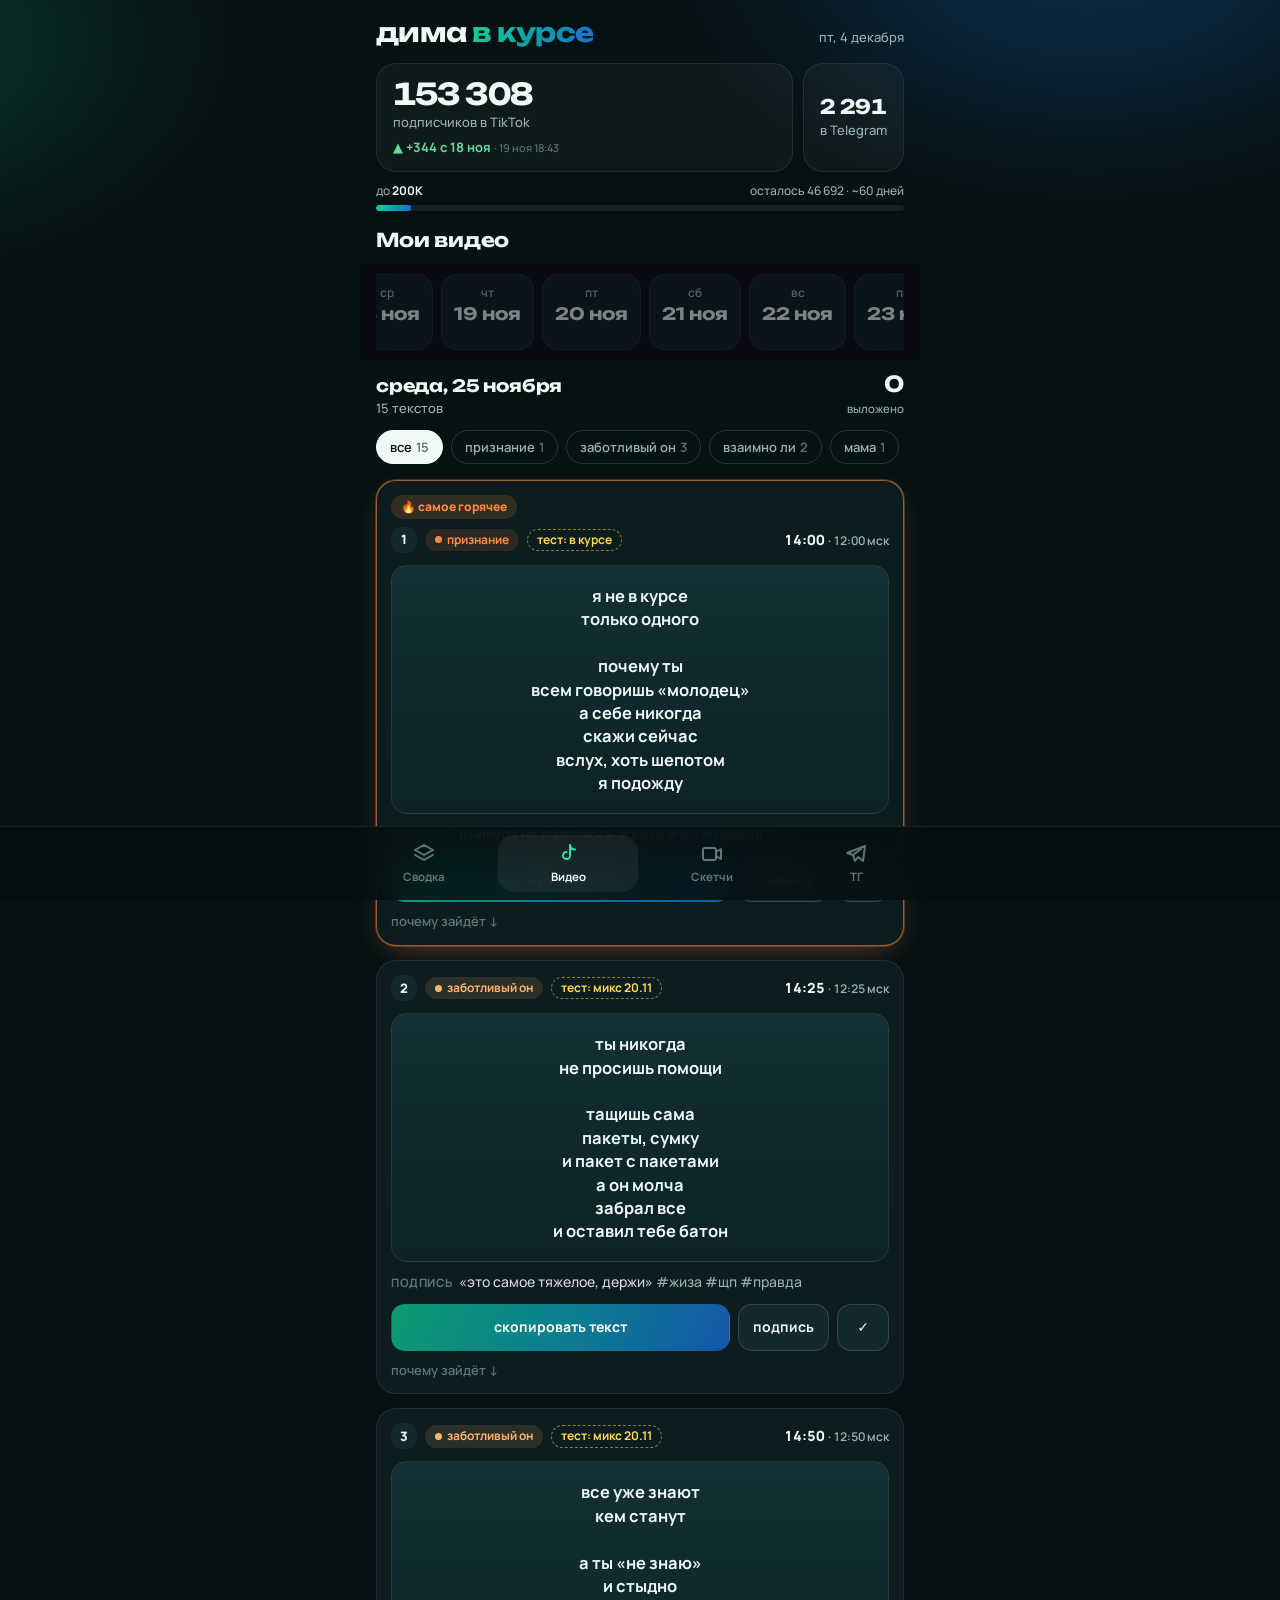
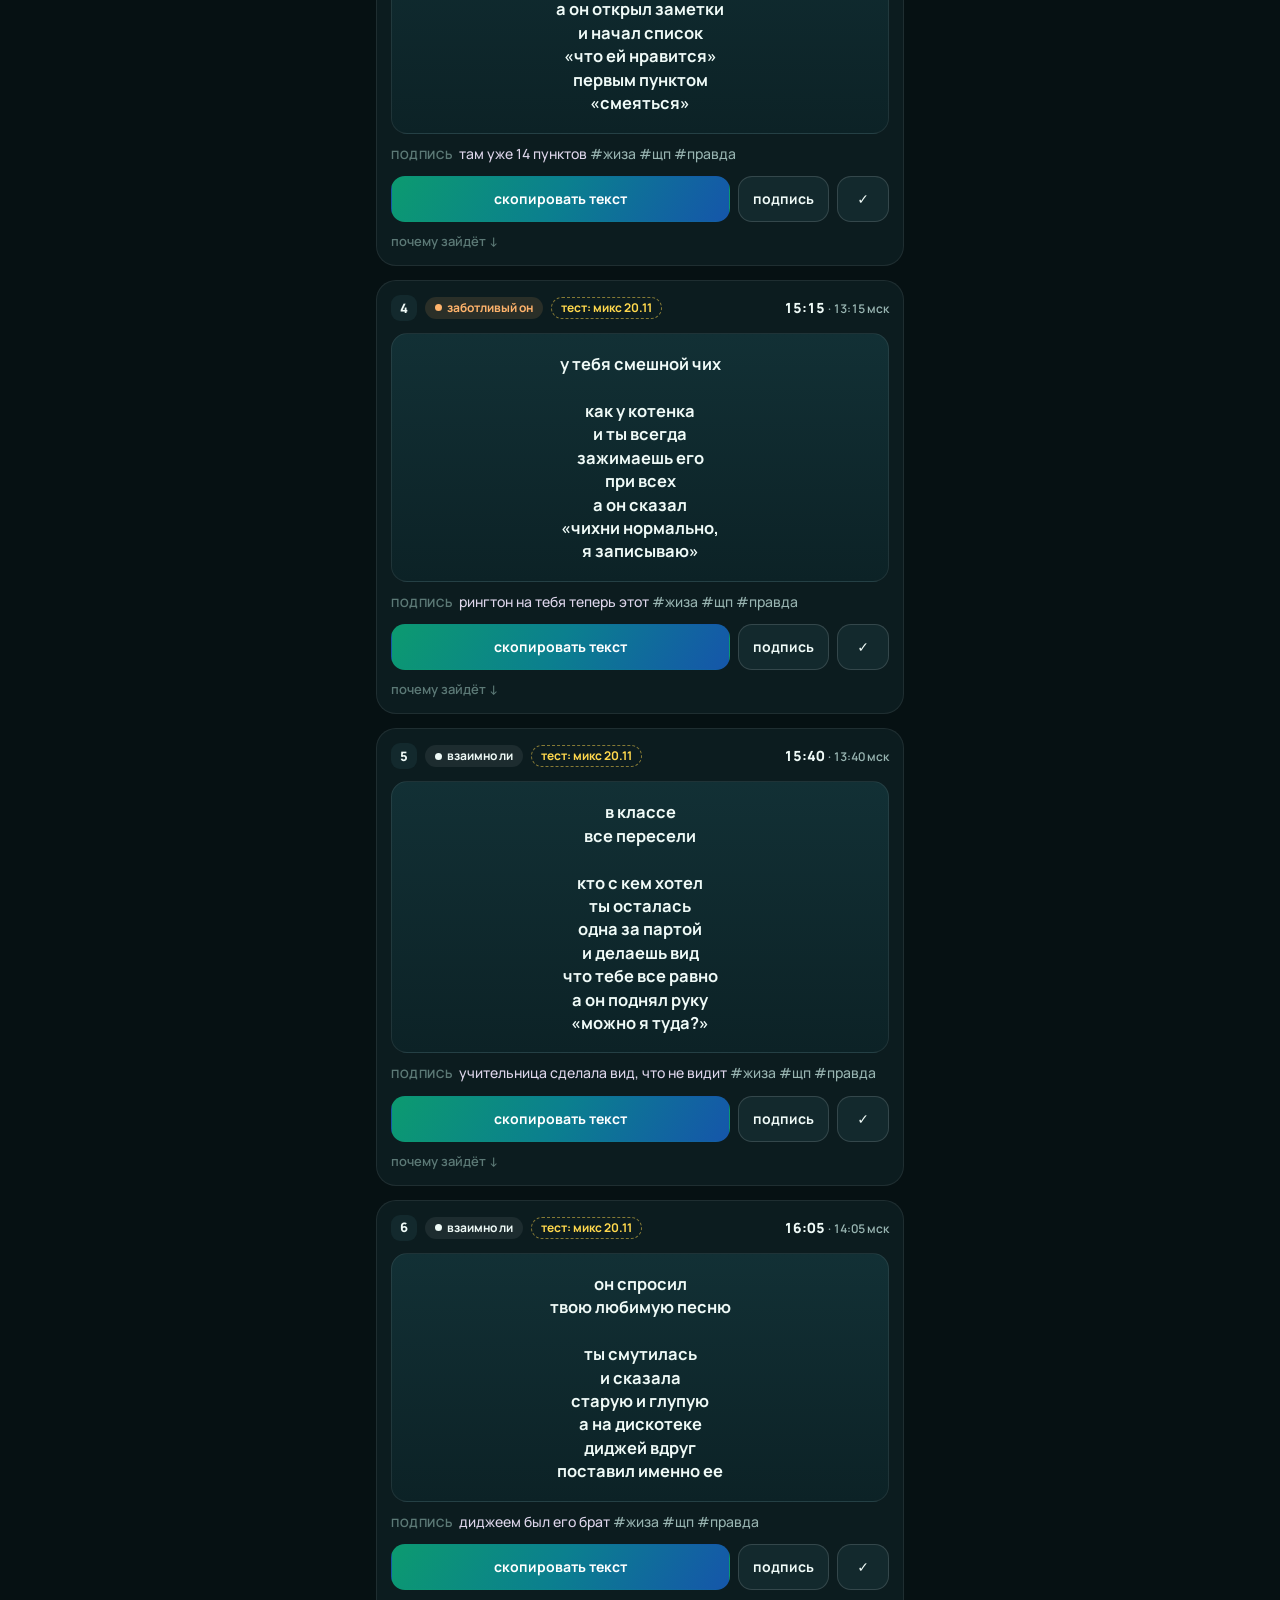
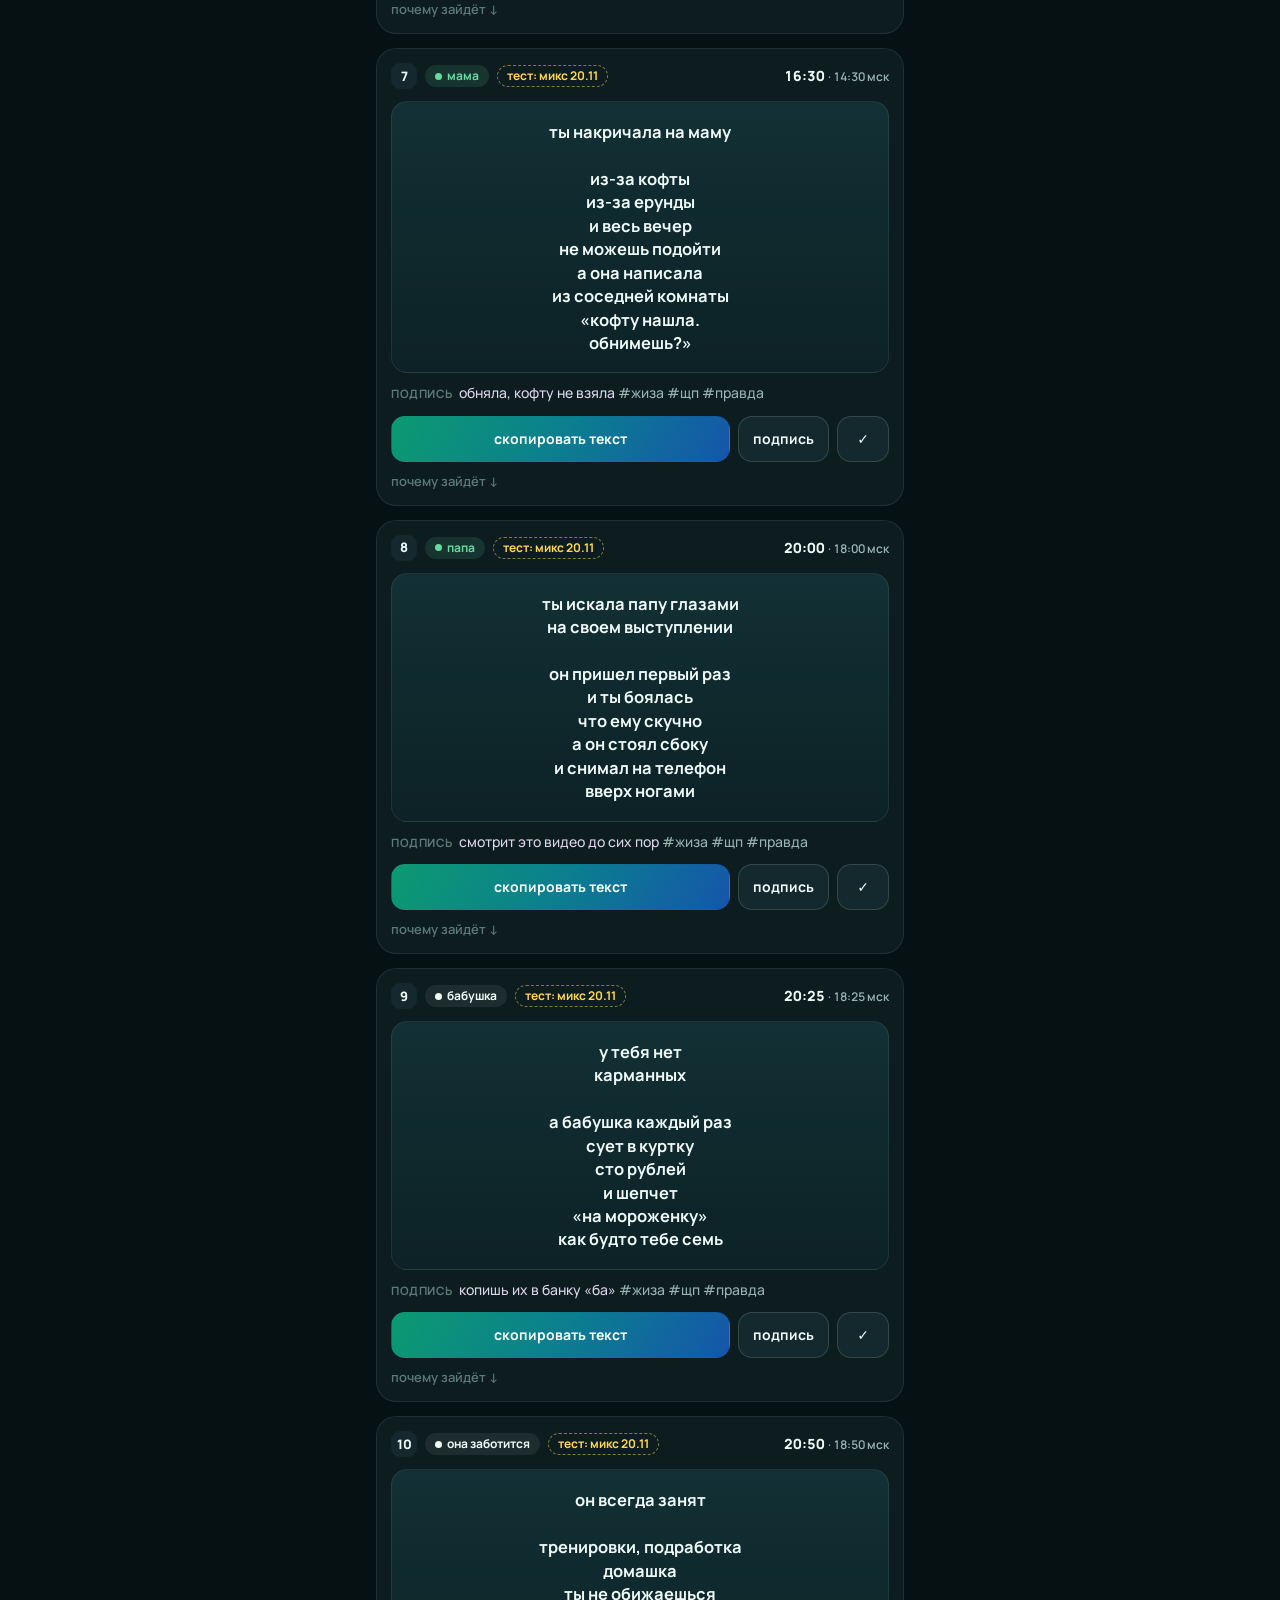
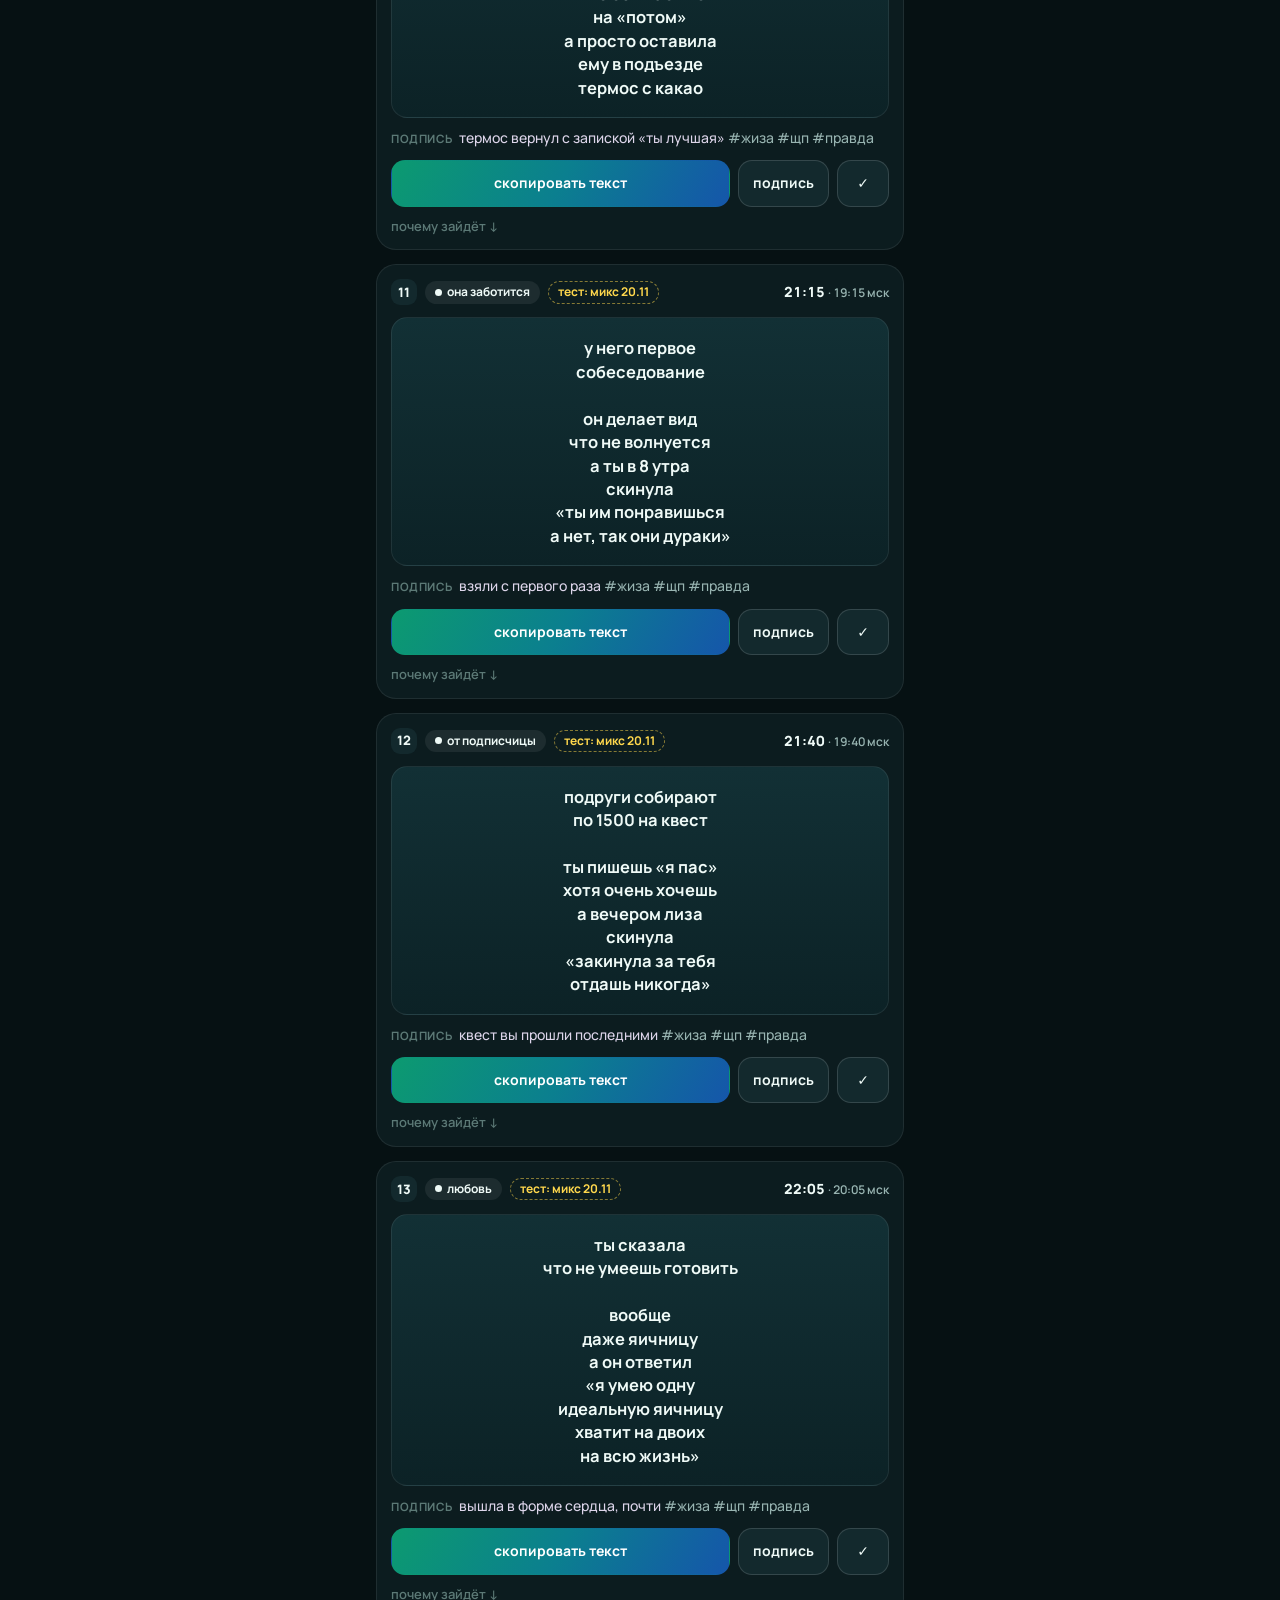
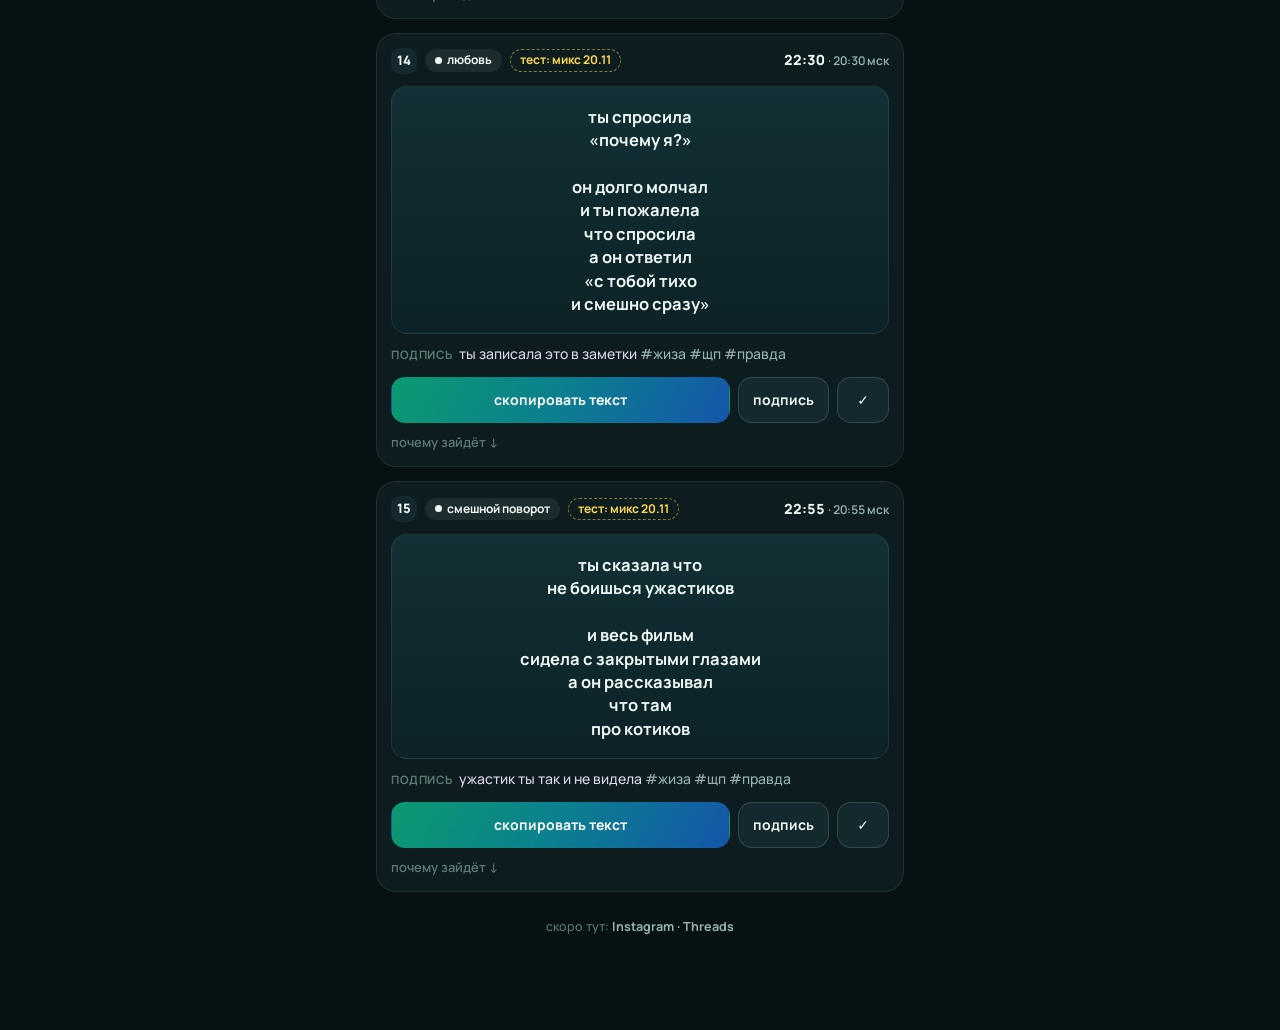
<file: index.html>
<!doctype html>
<html lang="ru">
<head>
<meta charset="utf-8">
<meta name="viewport" content="width=device-width, initial-scale=1, viewport-fit=cover">
<meta name="robots" content="noindex, nofollow">
<meta name="theme-color" content="#061113">
<meta name="mobile-web-app-capable" content="yes">
<meta name="apple-mobile-web-app-capable" content="yes">
<meta name="apple-mobile-web-app-status-bar-style" content="black-translucent">
<meta name="apple-mobile-web-app-title" content="в курсе">
<title>дима в курсе</title>
<link rel="manifest" href="manifest.webmanifest">
<link rel="icon" type="image/png" href="icon-192.png">
<link rel="apple-touch-icon" href="apple-touch-icon.png">
<link rel="preconnect" href="https://fonts.googleapis.com">
<link rel="preconnect" href="https://fonts.gstatic.com" crossorigin>
<link rel="stylesheet" href="https://fonts.googleapis.com/css2?family=Manrope:wght@400;500;600;700;800&family=Unbounded:wght@600;700&display=swap">
<link rel="stylesheet" href="app.css?v=10">
</head>
<body>
<div class="app">
  <header class="hero">
    <div class="brand">
      <div class="logo">дима <span>в курсе</span></div>
      <div class="hero-date" id="heroDate"></div>
    </div>
    <div class="stats">
      <div class="stat stat-main">
        <div class="stat-num" id="ttFollowers">—</div>
        <div class="stat-label">подписчиков в TikTok</div>
        <div class="stat-sub" id="ttNet"></div>
      </div>
      <div class="stat stat-side">
        <div class="stat-num small" id="tgFollowers">—</div>
        <div class="stat-label">в Telegram</div>
      </div>
    </div>
    <div class="goal" id="goal"></div>
  </header>

  <main id="view" aria-live="polite"></main>
</div>

<nav class="tabs" aria-label="Разделы">
  <button class="tab" data-tab="tasks" type="button">
    <svg viewBox="0 0 24 24" aria-hidden="true"><path d="M12 3 3 8l9 5 9-5-9-5Z" /><path d="m3 13 9 5 9-5" /></svg>
    <span>Сводка</span>
  </button>
  <!-- скрыто 15.11 (Дима: пока не пользуюсь)
  <button class="tab" data-tab="inspo" type="button">
    <svg viewBox="0 0 24 24" aria-hidden="true"><path d="M12 3l2.4 5.2L20 9l-4.2 3.8L17 18.5 12 15.6 7 18.5l1.2-5.7L4 9l5.6-.8z" /></svg>
    <span>Вдохновение</span>
  </button>
  -->
  <button class="tab" data-tab="tiktok" type="button">
    <svg viewBox="0 0 24 24" aria-hidden="true"><path d="M14 3v10.5a3.5 3.5 0 1 1-3.5-3.5" /><path d="M14 3c.4 2.6 2.2 4.4 5 4.6" /></svg>
    <span>Видео</span>
  </button>
  <!-- скрыто 15.11 (Дима: грустное больше не выкладываем)
  <button class="tab" data-tab="sad" type="button">
    <svg viewBox="0 0 24 24" aria-hidden="true"><path d="M12 3s-6 7-6 11a6 6 0 0 0 12 0c0-4-6-11-6-11z" /></svg>
    <span>Грустное</span>
  </button>
  -->
  <button class="tab" data-tab="sketch" type="button">
    <svg viewBox="0 0 24 24" aria-hidden="true"><rect x="3" y="6" width="13" height="12" rx="2" /><path d="m16 10 5-3v10l-5-3" /></svg>
    <span>Скетчи</span>
  </button>
  <button class="tab" data-tab="tg" type="button">
    <svg viewBox="0 0 24 24" aria-hidden="true"><path d="M21 4 3 11l6 2 2 6 3-4 5 4 2-15z" /><path d="m9 13 8-6" /></svg>
    <span>ТГ</span>
  </button>
  <!-- скрыто 15.11 (Дима: пока не пользуюсь)
  <a class="tab" href="ponimat.html">
    <svg viewBox="0 0 24 24" aria-hidden="true"><path d="M12 20s-7-4.4-7-10a4 4 0 0 1 7-2.6A4 4 0 0 1 19 10c0 5.6-7 10-7 10z" /></svg>
    <span>Она</span>
  </a>
  -->
</nav>

<div class="toast" id="toast" role="status"></div>

<div class="sheet" id="sheet" hidden>
  <div class="sheet-box">
    <div class="sheet-title">Скопируй вручную</div>
    <textarea id="sheetText" readonly></textarea>
    <button class="btn primary wide" id="sheetClose" type="button">готово</button>
  </div>
</div>

<script src="data.js?v=mwp8ia3a"></script>
<script src="app.js?v=16"></script>
</body>
</html>
</file>
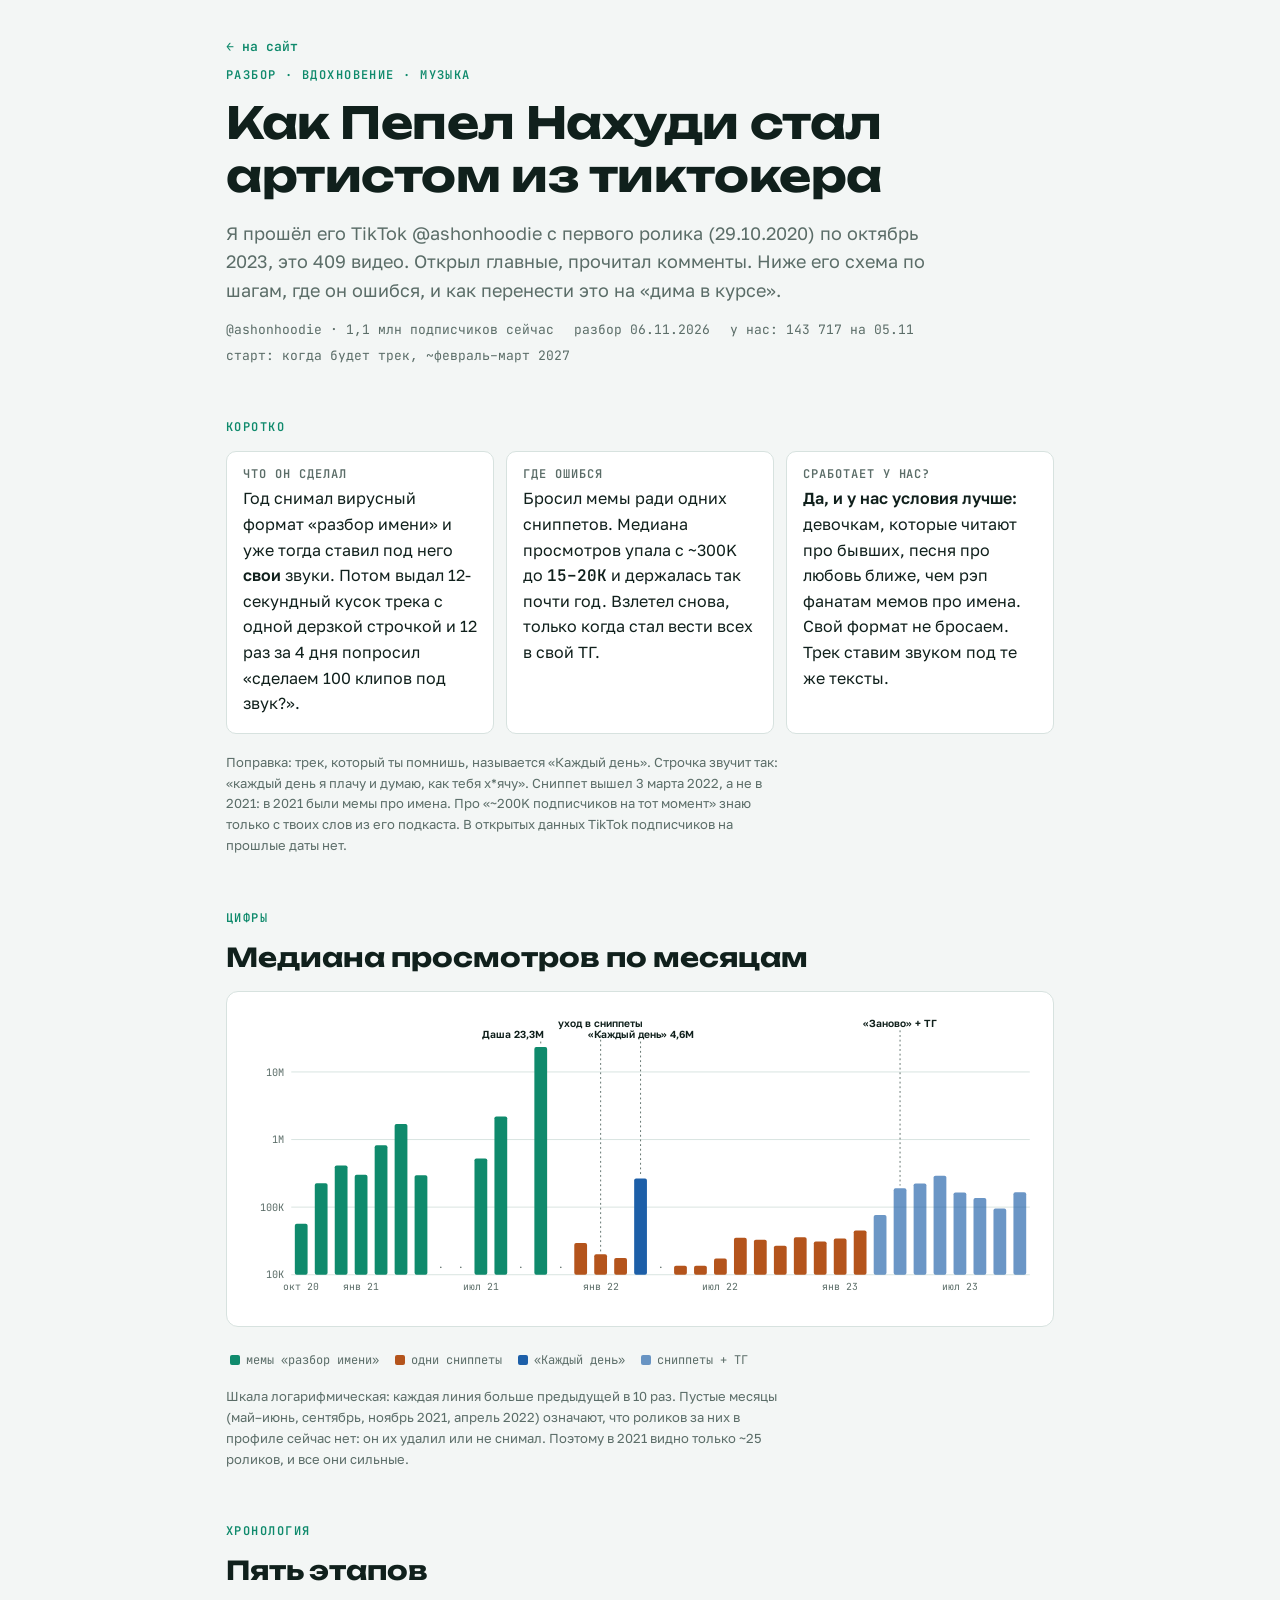
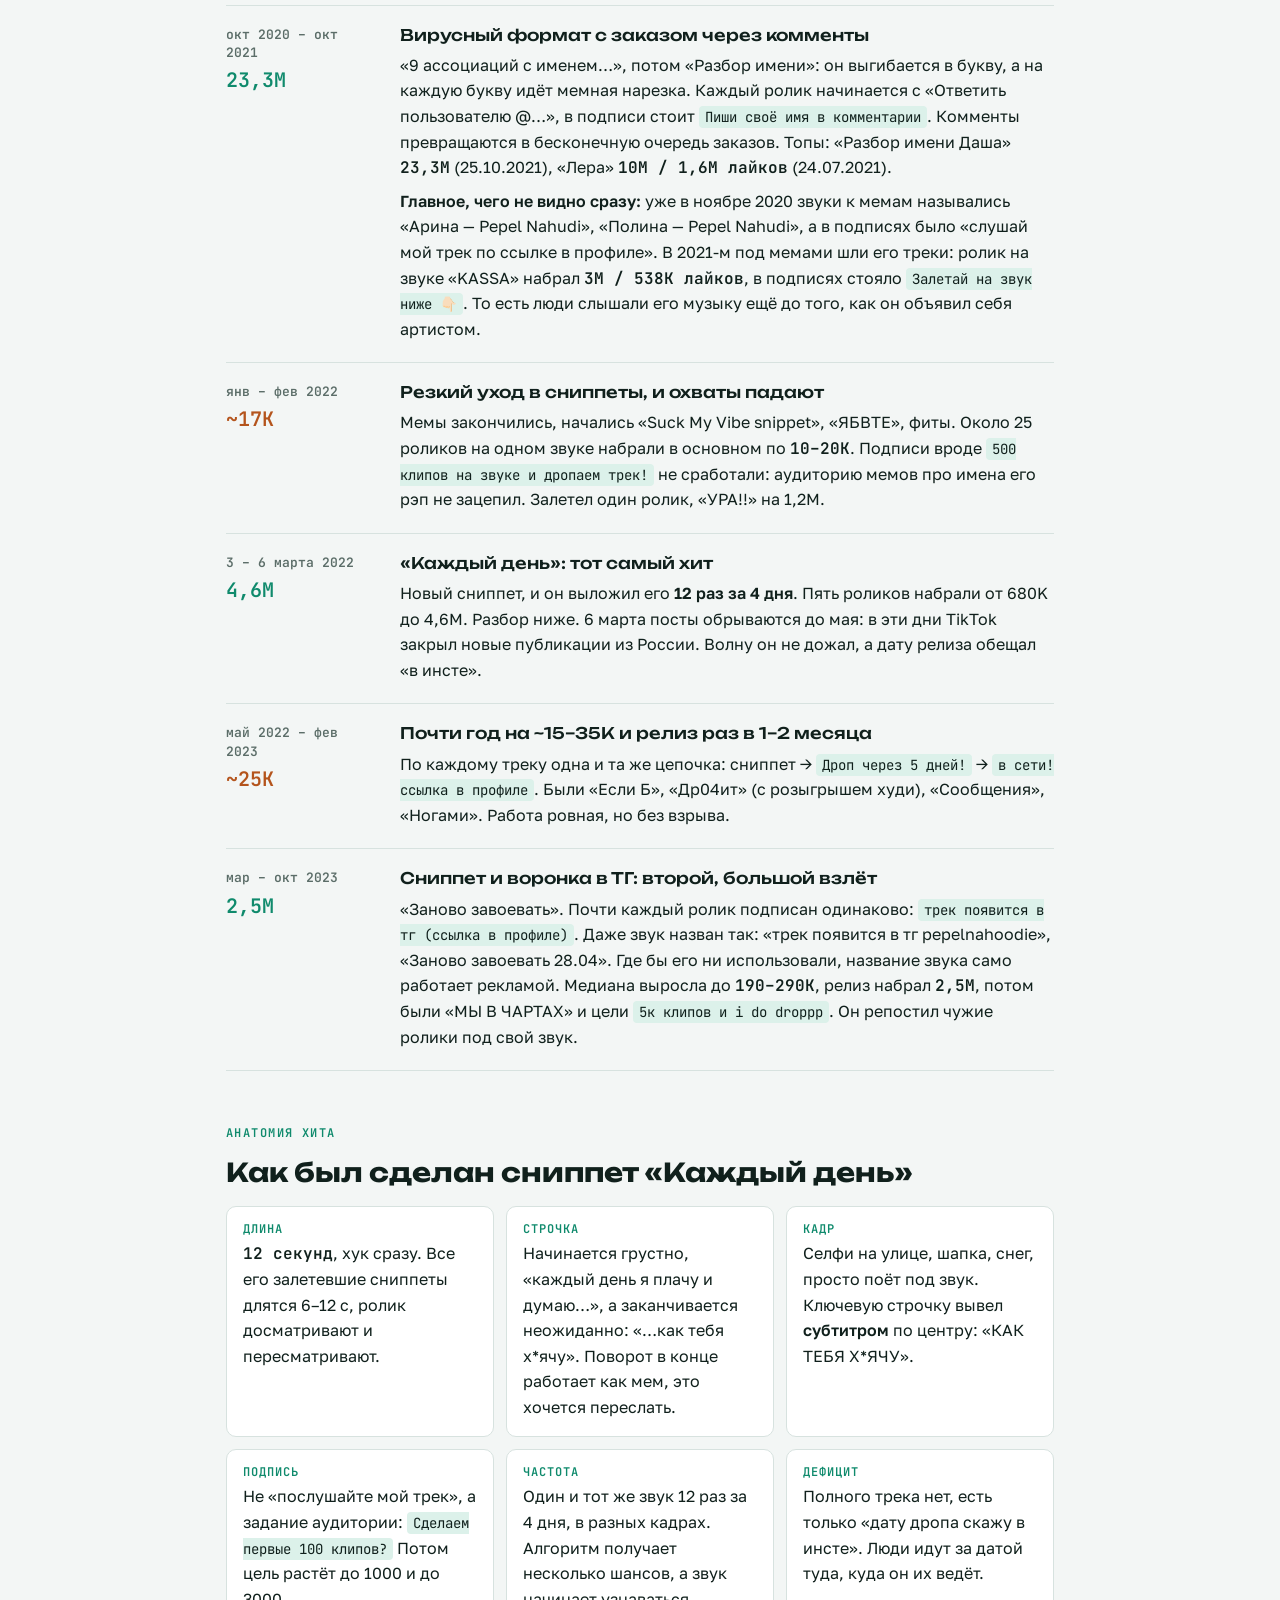
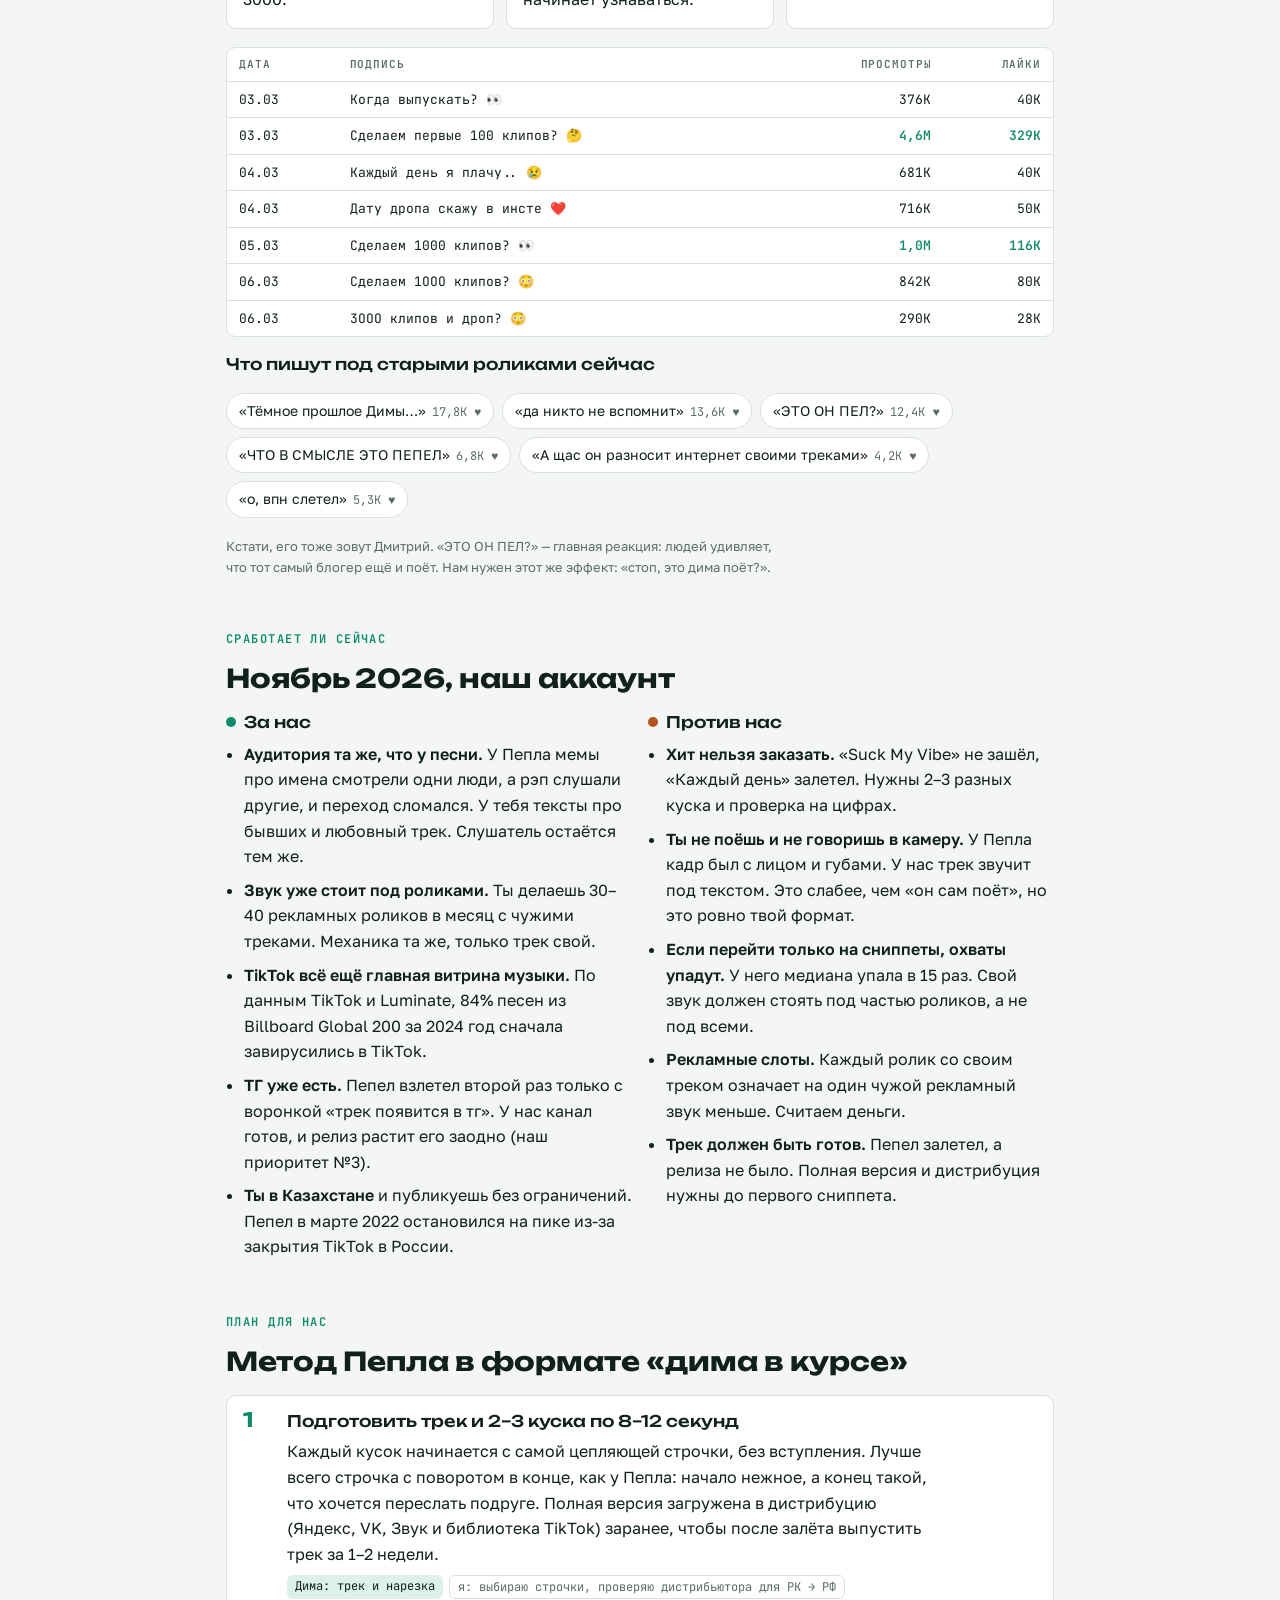
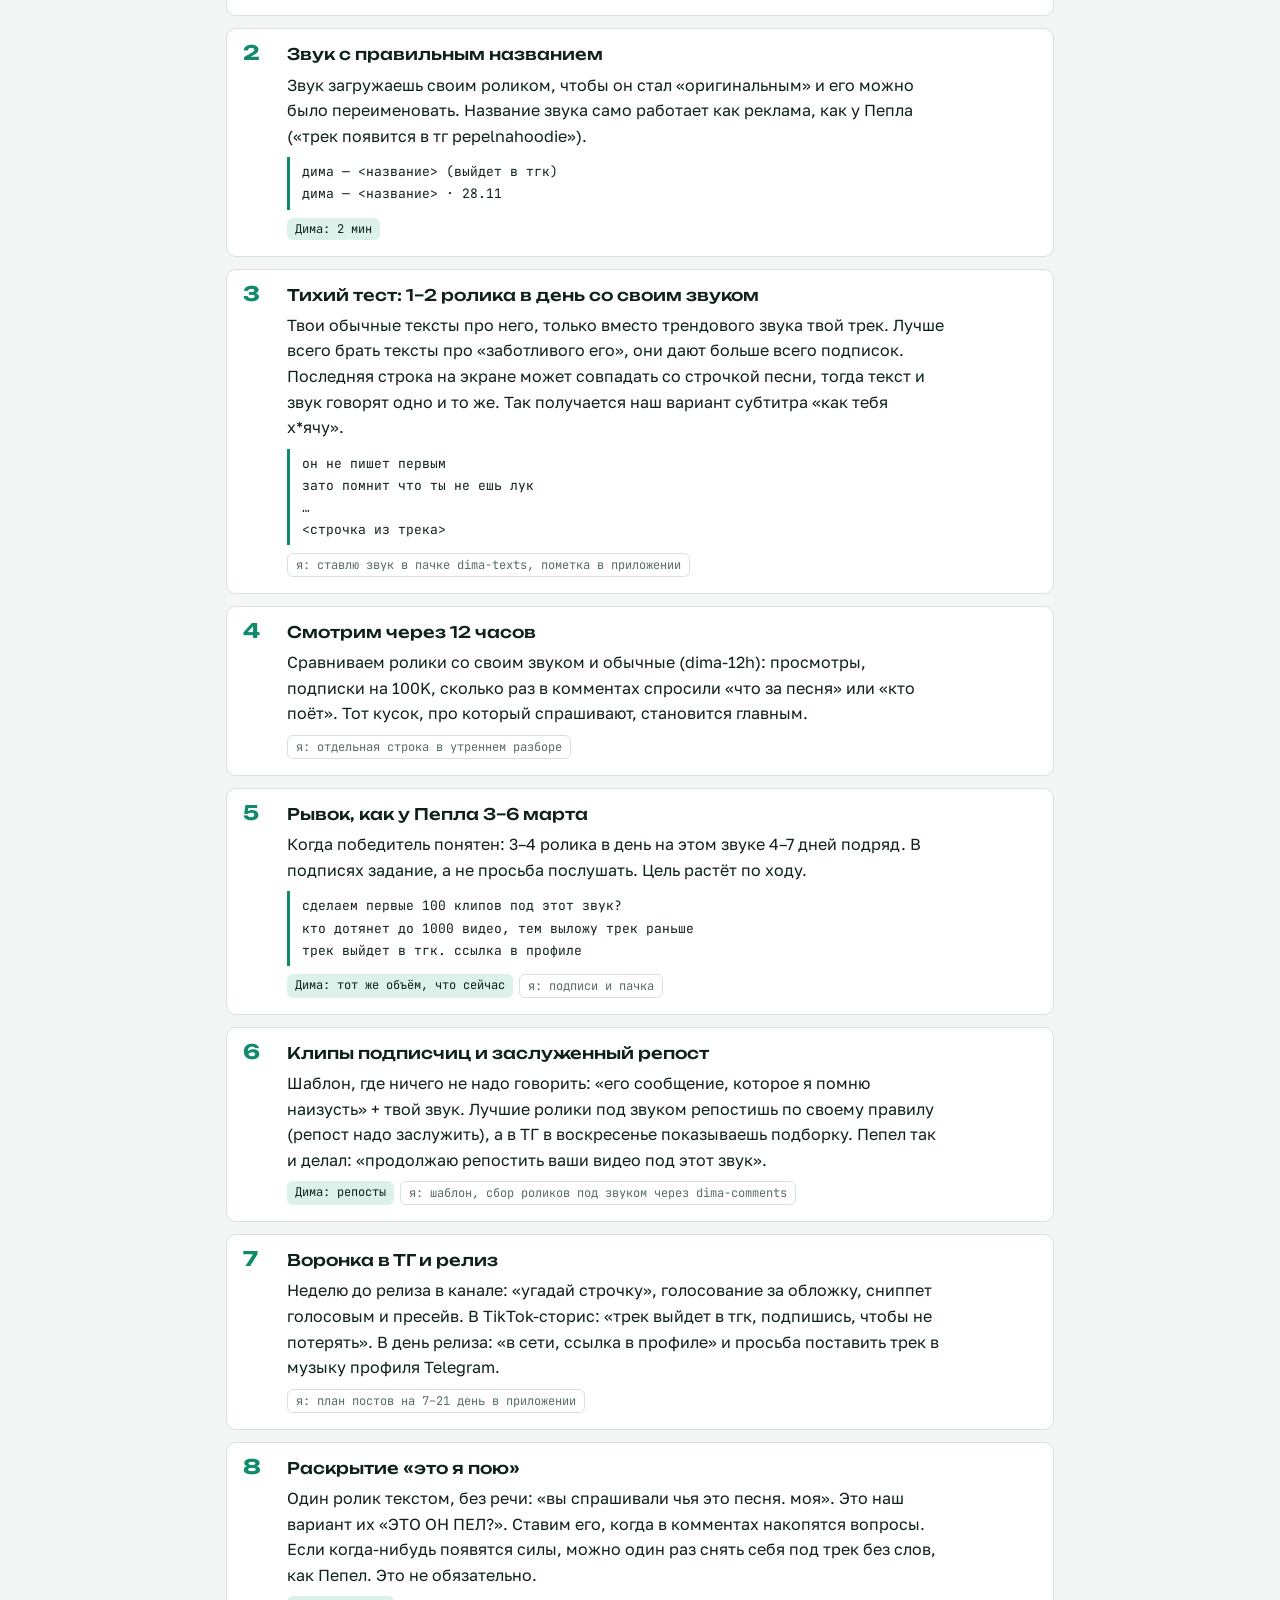
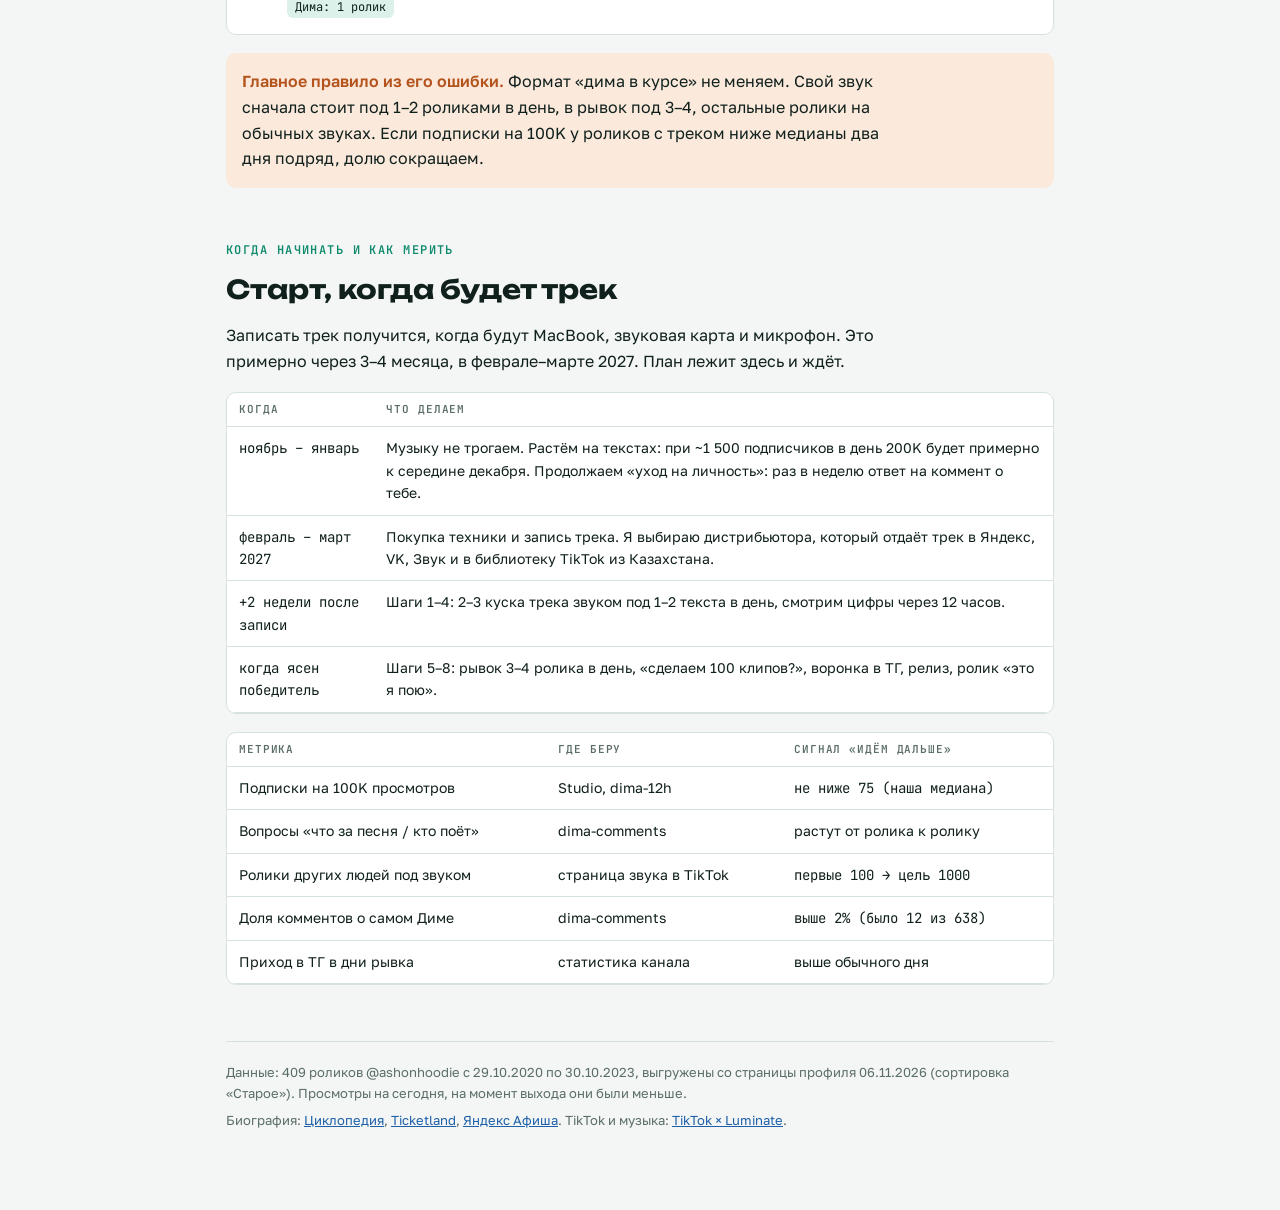
<file: pepel.html>
<!doctype html>
<html lang="ru">
<head>
<meta charset="utf-8">
<meta name="viewport" content="width=device-width, initial-scale=1, viewport-fit=cover">
<title>Метод Пепла</title>
<meta name="robots" content="noindex, nofollow">
<link rel="icon" type="image/png" href="icon-192.png">
<link rel="apple-touch-icon" href="apple-touch-icon.png">
<link rel="preconnect" href="https://fonts.googleapis.com">
<link rel="preconnect" href="https://fonts.gstatic.com" crossorigin>
<link rel="stylesheet" href="https://fonts.googleapis.com/css2?family=Unbounded:wght@500;700&family=Golos+Text:wght@400;500;600&family=JetBrains+Mono:wght@400;600&display=swap">
<style>
/* Макет: одна колонка-конспект, как трек-лист; цифры моноширинным, акцент изумрудный (как dima-app) */
:root{
  --bg:#f3f6f5; --surface:#ffffff; --ink:#10201c; --muted:#5b6d68; --line:#d7e2df;
  --accent:#0f8a6c; --accent-soft:#dcf1ea; --blue:#1d5fa8; --warn:#b4541c; --warn-soft:#fbe9dc;
  --display:"Unbounded","Golos Text",system-ui,sans-serif;
  --body:"Golos Text",system-ui,-apple-system,"Segoe UI",sans-serif;
  --mono:"JetBrains Mono",ui-monospace,Consolas,monospace;
  color-scheme:light;
}
@media (prefers-color-scheme:dark){:root:not([data-theme="light"]){
  --bg:#0c1513; --surface:#13201d; --ink:#e4efec; --muted:#93a8a2; --line:#24352f;
  --accent:#3fcf9f; --accent-soft:#143a30; --blue:#6aa8ec; --warn:#f0a06a; --warn-soft:#3a2516; color-scheme:dark}}
:root[data-theme="dark"]{
  --bg:#0c1513; --surface:#13201d; --ink:#e4efec; --muted:#93a8a2; --line:#24352f;
  --accent:#3fcf9f; --accent-soft:#143a30; --blue:#6aa8ec; --warn:#f0a06a; --warn-soft:#3a2516; color-scheme:dark}
*{box-sizing:border-box}
html{padding-top:env(safe-area-inset-top,0px);padding-bottom:env(safe-area-inset-bottom,0px)}
body{margin:0;background:var(--bg);color:var(--ink);font:16px/1.6 var(--body)}
.wrap{max-width:860px;margin:0 auto;padding-block:40px 80px;
  padding-left:max(16px,env(safe-area-inset-left,0px));padding-right:max(16px,env(safe-area-inset-right,0px));
  display:flex;flex-direction:column;gap:56px}
h1,h2,h3{font-family:var(--display);text-wrap:balance;margin:0;line-height:1.2}
h1{font-size:clamp(28px,6vw,44px);font-weight:700;letter-spacing:-.01em}
h2{font-size:clamp(20px,3.6vw,26px);font-weight:700}
h3{font-size:16px;font-weight:500}
p{margin:0;max-width:66ch}
.eyebrow{font:600 12px/1 var(--mono);letter-spacing:.12em;text-transform:uppercase;color:var(--accent)}
.lead{font-size:18px;color:var(--muted)}
section{display:flex;flex-direction:column;gap:18px}
.num{font-family:var(--mono);font-variant-numeric:tabular-nums}
ul.plain{margin:0;padding-left:1.1em;display:flex;flex-direction:column;gap:8px;max-width:68ch}
b{font-weight:600}
.quote{font-family:var(--mono);font-size:14px;background:var(--accent-soft);color:var(--ink);padding:2px 6px;border-radius:4px}

/* Шапка */
header{display:flex;flex-direction:column;gap:16px}
.meta{display:flex;flex-wrap:wrap;gap:8px 20px;font:13px/1.4 var(--mono);color:var(--muted)}

/* Ответ в трёх строках */
.answer{display:grid;grid-template-columns:repeat(auto-fit,minmax(230px,1fr));gap:12px}
.answer div{background:var(--surface);border:1px solid var(--line);border-radius:10px;padding:16px;display:flex;flex-direction:column;gap:6px;min-width:0}
.answer .k{font:600 12px/1 var(--mono);letter-spacing:.08em;text-transform:uppercase;color:var(--muted)}

/* График */
.chartbox{background:var(--surface);border:1px solid var(--line);border-radius:12px;padding:16px 12px 10px;overflow-x:auto}
.chartbox svg{display:block;min-width:720px;width:100%;height:auto}
.legend{display:flex;flex-wrap:wrap;gap:6px 16px;font:12px/1.3 var(--mono);color:var(--muted);padding:8px 4px 0}
.legend i{display:inline-block;width:10px;height:10px;border-radius:2px;margin-right:6px;vertical-align:-1px}
.note{font-size:13px;color:var(--muted);max-width:70ch}

/* Фазы — трек-лист */
.phases{display:flex;flex-direction:column;border-top:1px solid var(--line)}
.phase{display:grid;grid-template-columns:150px 1fr;gap:6px 24px;padding:20px 0;border-bottom:1px solid var(--line)}
.phase .when{font:600 13px/1.4 var(--mono);color:var(--muted)}
.phase .when span{display:block;color:var(--accent);font-size:20px;margin-top:4px}
.phase .body{display:flex;flex-direction:column;gap:8px;min-width:0}
.phase.bad .when span{color:var(--warn)}
@media (max-width:620px){.phase{grid-template-columns:1fr}}

/* Анатомия сниппета */
.anat{display:grid;grid-template-columns:repeat(auto-fit,minmax(240px,1fr));gap:12px}
.anat div{background:var(--surface);border:1px solid var(--line);border-radius:10px;padding:16px;display:flex;flex-direction:column;gap:6px;min-width:0}
.anat .k{font:600 12px/1 var(--mono);letter-spacing:.08em;text-transform:uppercase;color:var(--accent)}
.feed{font:13px/1.5 var(--mono);background:var(--surface);border:1px solid var(--line);border-radius:10px;overflow-x:auto}
.feed table{border-collapse:collapse;width:100%;min-width:520px}
.feed td,.feed th{padding:8px 12px;border-bottom:1px solid var(--line);text-align:left;vertical-align:top}
.feed th{color:var(--muted);font-weight:600;font-size:11px;letter-spacing:.08em;text-transform:uppercase}
.feed td.r,.feed th.r{text-align:right}
.feed tr:last-child td{border-bottom:0}
.hot{color:var(--accent);font-weight:600}

/* Комменты */
.comments{display:flex;flex-wrap:wrap;gap:8px}
.comments span{background:var(--surface);border:1px solid var(--line);border-radius:999px;padding:6px 12px;font-size:14px}
.comments em{font-style:normal;font:12px var(--mono);color:var(--muted);margin-left:6px}

/* За и против */
.vs{display:grid;grid-template-columns:1fr 1fr;gap:16px}
@media (max-width:620px){.vs{grid-template-columns:1fr}}
.vs > div{display:flex;flex-direction:column;gap:10px;min-width:0}
.vs h3{display:flex;align-items:center;gap:8px}
.dot{width:10px;height:10px;border-radius:50%;background:var(--accent);flex:none}
.dot.w{background:var(--warn)}
.vs ul{margin:0;padding-left:1.1em;display:flex;flex-direction:column;gap:8px}

/* План */
.steps{list-style:none;margin:0;padding:0;display:flex;flex-direction:column;gap:12px;counter-reset:s}
.steps li{counter-increment:s;background:var(--surface);border:1px solid var(--line);border-radius:10px;padding:16px 16px 16px 60px;position:relative;display:flex;flex-direction:column;gap:8px}
.steps li::before{content:counter(s);position:absolute;left:16px;top:14px;font:700 20px/1 var(--display);color:var(--accent)}
.steps .who{display:flex;flex-wrap:wrap;gap:6px}
.chip{font:12px/1 var(--mono);padding:5px 8px;border-radius:6px;background:var(--accent-soft);color:var(--ink)}
.chip.c{background:transparent;border:1px solid var(--line);color:var(--muted)}
.example{font-family:var(--mono);font-size:13px;line-height:1.7;border-left:3px solid var(--accent);padding:4px 0 4px 12px;color:var(--ink);white-space:pre-line}

.callout{background:var(--warn-soft);border-radius:10px;padding:16px;display:flex;flex-direction:column;gap:6px}
.callout b{color:var(--warn)}

table.kpi{border-collapse:collapse;width:100%;min-width:520px;font-size:14px}
table.kpi td,table.kpi th{padding:10px 12px;border-bottom:1px solid var(--line);text-align:left;vertical-align:top}
table.kpi th{font:600 11px/1.2 var(--mono);letter-spacing:.08em;text-transform:uppercase;color:var(--muted)}
.tablebox{background:var(--surface);border:1px solid var(--line);border-radius:10px;overflow-x:auto}

footer{font-size:13px;color:var(--muted);display:flex;flex-direction:column;gap:6px;border-top:1px solid var(--line);padding-top:20px}
footer a{color:var(--blue)}
.back{font:600 13px/1 var(--mono);color:var(--accent);text-decoration:none;align-self:flex-start}
a:focus-visible{outline:2px solid var(--accent);outline-offset:2px}
</style>
</head>
<body>
<div class="wrap">

<header>
  <a class="back" href="./#tasks">← на сайт</a>
  <div class="eyebrow">Разбор · вдохновение · музыка</div>
  <h1>Как Пепел Нахуди стал артистом из тиктокера</h1>
  <p class="lead">Я прошёл его TikTok @ashonhoodie с первого ролика (29.10.2020) по октябрь 2023, это 409 видео. Открыл главные, прочитал комменты. Ниже его схема по шагам, где он ошибся, и как перенести это на «дима в курсе».</p>
  <div class="meta"><span>@ashonhoodie · 1,1 млн подписчиков сейчас</span><span>разбор 06.11.2026</span><span>у нас: 143 717 на 05.11</span><span>старт: когда будет трек, ~февраль–март 2027</span></div>
</header>

<section>
  <div class="eyebrow">Коротко</div>
  <div class="answer">
    <div><span class="k">Что он сделал</span><p>Год снимал вирусный формат «разбор имени» и уже тогда ставил под него <b>свои</b> звуки. Потом выдал 12-секундный кусок трека с одной дерзкой строчкой и 12 раз за 4 дня попросил «сделаем 100 клипов под звук?».</p></div>
    <div><span class="k">Где ошибся</span><p>Бросил мемы ради одних сниппетов. Медиана просмотров упала с ~300K до <b class="num">15–20K</b> и держалась так почти год. Взлетел снова, только когда стал вести всех в свой ТГ.</p></div>
    <div><span class="k">Сработает у нас?</span><p><b>Да, и у нас условия лучше:</b> девочкам, которые читают про бывших, песня про любовь ближе, чем рэп фанатам мемов про имена. Свой формат не бросаем. Трек ставим звуком под те же тексты.</p></div>
  </div>
  <p class="note">Поправка: трек, который ты помнишь, называется «Каждый день». Строчка звучит так: «каждый день я плачу и думаю, как тебя х*ячу». Сниппет вышел 3 марта 2022, а не в 2021: в 2021 были мемы про имена. Про «~200K подписчиков на тот момент» знаю только с твоих слов из его подкаста. В открытых данных TikTok подписчиков на прошлые даты нет.</p>
</section>

<section>
  <div class="eyebrow">Цифры</div>
  <h2>Медиана просмотров по месяцам</h2>
  <div class="chartbox"><svg id="chart" viewBox="0 0 860 330" role="img" aria-label="Медиана просмотров роликов Пепла по месяцам с октября 2020 по октябрь 2023, логарифмическая шкала"></svg></div>
  <div class="legend" id="legend"></div>
  <p class="note">Шкала логарифмическая: каждая линия больше предыдущей в 10 раз. Пустые месяцы (май–июнь, сентябрь, ноябрь 2021, апрель 2022) означают, что роликов за них в профиле сейчас нет: он их удалил или не снимал. Поэтому в 2021 видно только ~25 роликов, и все они сильные.</p>
</section>

<section>
  <div class="eyebrow">Хронология</div>
  <h2>Пять этапов</h2>
  <div class="phases">
    <div class="phase">
      <div class="when">окт 2020 – окт 2021<span class="num">23,3M</span></div>
      <div class="body">
        <h3>Вирусный формат с заказом через комменты</h3>
        <p>«9 ассоциаций с именем…», потом «Разбор имени»: он выгибается в букву, а на каждую букву идёт мемная нарезка. Каждый ролик начинается с «Ответить пользователю @…», в подписи стоит <span class="quote">Пиши своё имя в комментарии</span>. Комменты превращаются в бесконечную очередь заказов. Топы: «Разбор имени Даша» <b class="num">23,3M</b> (25.10.2021), «Лера» <b class="num">10M / 1,6M лайков</b> (24.07.2021).</p>
        <p><b>Главное, чего не видно сразу:</b> уже в ноябре 2020 звуки к мемам назывались «Арина — Pepel Nahudi», «Полина — Pepel Nahudi», а в подписях было «слушай мой трек по ссылке в профиле». В 2021-м под мемами шли его треки: ролик на звуке «KASSA» набрал <b class="num">3M / 538K лайков</b>, в подписях стояло <span class="quote">Залетай на звук ниже 👇🏻</span>. То есть люди слышали его музыку ещё до того, как он объявил себя артистом.</p>
      </div>
    </div>
    <div class="phase bad">
      <div class="when">янв – фев 2022<span class="num">~17K</span></div>
      <div class="body">
        <h3>Резкий уход в сниппеты, и охваты падают</h3>
        <p>Мемы закончились, начались «Suck My Vibe snippet», «ЯБВТЕ», фиты. Около 25 роликов на одном звуке набрали в основном по <b class="num">10–20K</b>. Подписи вроде <span class="quote">500 клипов на звуке и дропаем трек!</span> не сработали: аудиторию мемов про имена его рэп не зацепил. Залетел один ролик, «УРА!!» на 1,2M.</p>
      </div>
    </div>
    <div class="phase">
      <div class="when">3 – 6 марта 2022<span class="num">4,6M</span></div>
      <div class="body">
        <h3>«Каждый день»: тот самый хит</h3>
        <p>Новый сниппет, и он выложил его <b>12 раз за 4 дня</b>. Пять роликов набрали от 680K до 4,6M. Разбор ниже. 6 марта посты обрываются до мая: в эти дни TikTok закрыл новые публикации из России. Волну он не дожал, а дату релиза обещал «в инсте».</p>
      </div>
    </div>
    <div class="phase bad">
      <div class="when">май 2022 – фев 2023<span class="num">~25K</span></div>
      <div class="body">
        <h3>Почти год на ~15–35K и релиз раз в 1–2 месяца</h3>
        <p>По каждому треку одна и та же цепочка: сниппет → <span class="quote">Дроп через 5 дней!</span> → <span class="quote">в сети! ссылка в профиле</span>. Были «Если Б», «Др04ит» (с розыгрышем худи), «Сообщения», «Ногами». Работа ровная, но без взрыва.</p>
      </div>
    </div>
    <div class="phase">
      <div class="when">мар – окт 2023<span class="num">2,5M</span></div>
      <div class="body">
        <h3>Сниппет и воронка в ТГ: второй, большой взлёт</h3>
        <p>«Заново завоевать». Почти каждый ролик подписан одинаково: <span class="quote">трек появится в тг (ссылка в профиле)</span>. Даже звук назван так: «трек появится в тг pepelnahoodie», «Заново завоевать 28.04». Где бы его ни использовали, название звука само работает рекламой. Медиана выросла до <b class="num">190–290K</b>, релиз набрал <b class="num">2,5M</b>, потом были «МЫ В ЧАРТАХ» и цели <span class="quote">5к клипов и i do droppp</span>. Он репостил чужие ролики под свой звук.</p>
      </div>
    </div>
  </div>
</section>

<section>
  <div class="eyebrow">Анатомия хита</div>
  <h2>Как был сделан сниппет «Каждый день»</h2>
  <div class="anat">
    <div><span class="k">Длина</span><p><b class="num">12 секунд</b>, хук сразу. Все его залетевшие сниппеты длятся 6–12 с, ролик досматривают и пересматривают.</p></div>
    <div><span class="k">Строчка</span><p>Начинается грустно, «каждый день я плачу и думаю…», а заканчивается неожиданно: «…как тебя х*ячу». Поворот в конце работает как мем, это хочется переслать.</p></div>
    <div><span class="k">Кадр</span><p>Селфи на улице, шапка, снег, просто поёт под звук. Ключевую строчку вывел <b>субтитром</b> по центру: «КАК ТЕБЯ Х*ЯЧУ».</p></div>
    <div><span class="k">Подпись</span><p>Не «послушайте мой трек», а задание аудитории: <span class="quote">Сделаем первые 100 клипов?</span> Потом цель растёт до 1000 и до 3000.</p></div>
    <div><span class="k">Частота</span><p>Один и тот же звук 12 раз за 4 дня, в разных кадрах. Алгоритм получает несколько шансов, а звук начинает узнаваться.</p></div>
    <div><span class="k">Дефицит</span><p>Полного трека нет, есть только «дату дропа скажу в инсте». Люди идут за датой туда, куда он их ведёт.</p></div>
  </div>
  <div class="feed">
    <table>
      <thead><tr><th>дата</th><th>подпись</th><th class="r">просмотры</th><th class="r">лайки</th></tr></thead>
      <tbody>
        <tr><td>03.03</td><td>Когда выпускать? 👀</td><td class="r num">376K</td><td class="r num">40K</td></tr>
        <tr><td>03.03</td><td>Сделаем первые 100 клипов? 🤔</td><td class="r num hot">4,6M</td><td class="r num hot">329K</td></tr>
        <tr><td>04.03</td><td>Каждый день я плачу.. 😢</td><td class="r num">681K</td><td class="r num">40K</td></tr>
        <tr><td>04.03</td><td>Дату дропа скажу в инсте ❤️</td><td class="r num">716K</td><td class="r num">50K</td></tr>
        <tr><td>05.03</td><td>Сделаем 1000 клипов? 👀</td><td class="r num hot">1,0M</td><td class="r num hot">116K</td></tr>
        <tr><td>06.03</td><td>Сделаем 1ООО клипов? 😳</td><td class="r num">842K</td><td class="r num">80K</td></tr>
        <tr><td>06.03</td><td>3ООО клипов и дроп? 😳</td><td class="r num">290K</td><td class="r num">28K</td></tr>
      </tbody>
    </table>
  </div>
  <h3>Что пишут под старыми роликами сейчас</h3>
  <div class="comments">
    <span>«Тёмное прошлое Димы…»<em>17,8K ♥</em></span>
    <span>«да никто не вспомнит»<em>13,6K ♥</em></span>
    <span>«ЭТО ОН ПЕЛ?»<em>12,4K ♥</em></span>
    <span>«ЧТО В СМЫСЛЕ ЭТО ПЕПЕЛ»<em>6,8K ♥</em></span>
    <span>«А щас он разносит интернет своими треками»<em>4,2K ♥</em></span>
    <span>«о, впн слетел»<em>5,3K ♥</em></span>
  </div>
  <p class="note">Кстати, его тоже зовут Дмитрий. «ЭТО ОН ПЕЛ?» — главная реакция: людей удивляет, что тот самый блогер ещё и поёт. Нам нужен этот же эффект: «стоп, это дима поёт?».</p>
</section>

<section>
  <div class="eyebrow">Сработает ли сейчас</div>
  <h2>Ноябрь 2026, наш аккаунт</h2>
  <div class="vs">
    <div>
      <h3><span class="dot"></span>За нас</h3>
      <ul>
        <li><b>Аудитория та же, что у песни.</b> У Пепла мемы про имена смотрели одни люди, а рэп слушали другие, и переход сломался. У тебя тексты про бывших и любовный трек. Слушатель остаётся тем же.</li>
        <li><b>Звук уже стоит под роликами.</b> Ты делаешь 30–40 рекламных роликов в месяц с чужими треками. Механика та же, только трек свой.</li>
        <li><b>TikTok всё ещё главная витрина музыки.</b> По данным TikTok и Luminate, 84% песен из Billboard Global 200 за 2024 год сначала завирусились в TikTok.</li>
        <li><b>ТГ уже есть.</b> Пепел взлетел второй раз только с воронкой «трек появится в тг». У нас канал готов, и релиз растит его заодно (наш приоритет №3).</li>
        <li><b>Ты в Казахстане</b> и публикуешь без ограничений. Пепел в марте 2022 остановился на пике из-за закрытия TikTok в России.</li>
      </ul>
    </div>
    <div>
      <h3><span class="dot w"></span>Против нас</h3>
      <ul>
        <li><b>Хит нельзя заказать.</b> «Suck My Vibe» не зашёл, «Каждый день» залетел. Нужны 2–3 разных куска и проверка на цифрах.</li>
        <li><b>Ты не поёшь и не говоришь в камеру.</b> У Пепла кадр был с лицом и губами. У нас трек звучит под текстом. Это слабее, чем «он сам поёт», но это ровно твой формат.</li>
        <li><b>Если перейти только на сниппеты, охваты упадут.</b> У него медиана упала в 15 раз. Свой звук должен стоять под частью роликов, а не под всеми.</li>
        <li><b>Рекламные слоты.</b> Каждый ролик со своим треком означает на один чужой рекламный звук меньше. Считаем деньги.</li>
        <li><b>Трек должен быть готов.</b> Пепел залетел, а релиза не было. Полная версия и дистрибуция нужны до первого сниппета.</li>
      </ul>
    </div>
  </div>
</section>

<section>
  <div class="eyebrow">План для нас</div>
  <h2>Метод Пепла в формате «дима в курсе»</h2>
  <ol class="steps">
    <li>
      <h3>Подготовить трек и 2–3 куска по 8–12 секунд</h3>
      <p>Каждый кусок начинается с самой цепляющей строчки, без вступления. Лучше всего строчка с поворотом в конце, как у Пепла: начало нежное, а конец такой, что хочется переслать подруге. Полная версия загружена в дистрибуцию (Яндекс, VK, Звук и библиотека TikTok) заранее, чтобы после залёта выпустить трек за 1–2 недели.</p>
      <div class="who"><span class="chip">Дима: трек и нарезка</span><span class="chip c">я: выбираю строчки, проверяю дистрибьютора для РК → РФ</span></div>
    </li>
    <li>
      <h3>Звук с правильным названием</h3>
      <p>Звук загружаешь своим роликом, чтобы он стал «оригинальным» и его можно было переименовать. Название звука само работает как реклама, как у Пепла («трек появится в тг pepelnahoodie»).</p>
      <div class="example">дима — &lt;название&gt; (выйдет в тгк)
дима — &lt;название&gt; · 28.11</div>
      <div class="who"><span class="chip">Дима: 2 мин</span></div>
    </li>
    <li>
      <h3>Тихий тест: 1–2 ролика в день со своим звуком</h3>
      <p>Твои обычные тексты про него, только вместо трендового звука твой трек. Лучше всего брать тексты про «заботливого его», они дают больше всего подписок. Последняя строка на экране может совпадать со строчкой песни, тогда текст и звук говорят одно и то же. Так получается наш вариант субтитра «как тебя х*ячу».</p>
      <div class="example">он не пишет первым
зато помнит что ты не ешь лук
…
&lt;строчка из трека&gt;</div>
      <div class="who"><span class="chip c">я: ставлю звук в пачке dima-texts, пометка в приложении</span></div>
    </li>
    <li>
      <h3>Смотрим через 12 часов</h3>
      <p>Сравниваем ролики со своим звуком и обычные (dima-12h): просмотры, подписки на 100K, сколько раз в комментах спросили «что за песня» или «кто поёт». Тот кусок, про который спрашивают, становится главным.</p>
      <div class="who"><span class="chip c">я: отдельная строка в утреннем разборе</span></div>
    </li>
    <li>
      <h3>Рывок, как у Пепла 3–6 марта</h3>
      <p>Когда победитель понятен: 3–4 ролика в день на этом звуке 4–7 дней подряд. В подписях задание, а не просьба послушать. Цель растёт по ходу.</p>
      <div class="example">сделаем первые 100 клипов под этот звук?
кто дотянет до 1000 видео, тем выложу трек раньше
трек выйдет в тгк. ссылка в профиле</div>
      <div class="who"><span class="chip">Дима: тот же объём, что сейчас</span><span class="chip c">я: подписи и пачка</span></div>
    </li>
    <li>
      <h3>Клипы подписчиц и заслуженный репост</h3>
      <p>Шаблон, где ничего не надо говорить: «его сообщение, которое я помню наизусть» + твой звук. Лучшие ролики под звуком репостишь по своему правилу (репост надо заслужить), а в ТГ в воскресенье показываешь подборку. Пепел так и делал: «продолжаю репостить ваши видео под этот звук».</p>
      <div class="who"><span class="chip">Дима: репосты</span><span class="chip c">я: шаблон, сбор роликов под звуком через dima-comments</span></div>
    </li>
    <li>
      <h3>Воронка в ТГ и релиз</h3>
      <p>Неделю до релиза в канале: «угадай строчку», голосование за обложку, сниппет голосовым и пресейв. В TikTok-сторис: «трек выйдет в тгк, подпишись, чтобы не потерять». В день релиза: «в сети, ссылка в профиле» и просьба поставить трек в музыку профиля Telegram.</p>
      <div class="who"><span class="chip c">я: план постов на 7–21 день в приложении</span></div>
    </li>
    <li>
      <h3>Раскрытие «это я пою»</h3>
      <p>Один ролик текстом, без речи: «вы спрашивали чья это песня. моя». Это наш вариант их «ЭТО ОН ПЕЛ?». Ставим его, когда в комментах накопятся вопросы. Если когда-нибудь появятся силы, можно один раз снять себя под трек без слов, как Пепел. Это не обязательно.</p>
      <div class="who"><span class="chip">Дима: 1 ролик</span></div>
    </li>
  </ol>
  <div class="callout">
    <p><b>Главное правило из его ошибки.</b> Формат «дима в курсе» не меняем. Свой звук сначала стоит под 1–2 роликами в день, в рывок под 3–4, остальные ролики на обычных звуках. Если подписки на 100K у роликов с треком ниже медианы два дня подряд, долю сокращаем.</p>
  </div>
</section>

<section>
  <div class="eyebrow">Когда начинать и как мерить</div>
  <h2>Старт, когда будет трек</h2>
  <p>Записать трек получится, когда будут MacBook, звуковая карта и микрофон. Это примерно через 3–4 месяца, в феврале–марте 2027. План лежит здесь и ждёт.</p>
  <div class="tablebox">
    <table class="kpi">
      <thead><tr><th>Когда</th><th>Что делаем</th></tr></thead>
      <tbody>
        <tr><td class="num">ноябрь – январь</td><td>Музыку не трогаем. Растём на текстах: при ~1 500 подписчиков в день 200K будет примерно к середине декабря. Продолжаем «уход на личность»: раз в неделю ответ на коммент о тебе.</td></tr>
        <tr><td class="num">февраль – март 2027</td><td>Покупка техники и запись трека. Я выбираю дистрибьютора, который отдаёт трек в Яндекс, VK, Звук и в библиотеку TikTok из Казахстана.</td></tr>
        <tr><td class="num">+2 недели после записи</td><td>Шаги 1–4: 2–3 куска трека звуком под 1–2 текста в день, смотрим цифры через 12 часов.</td></tr>
        <tr><td class="num">когда ясен победитель</td><td>Шаги 5–8: рывок 3–4 ролика в день, «сделаем 100 клипов?», воронка в ТГ, релиз, ролик «это я пою».</td></tr>
      </tbody>
    </table>
  </div>
  <div class="tablebox">
    <table class="kpi">
      <thead><tr><th>Метрика</th><th>Где беру</th><th>Сигнал «идём дальше»</th></tr></thead>
      <tbody>
        <tr><td>Подписки на 100K просмотров</td><td>Studio, dima-12h</td><td class="num">не ниже 75 (наша медиана)</td></tr>
        <tr><td>Вопросы «что за песня / кто поёт»</td><td>dima-comments</td><td>растут от ролика к ролику</td></tr>
        <tr><td>Ролики других людей под звуком</td><td>страница звука в TikTok</td><td class="num">первые 100 → цель 1000</td></tr>
        <tr><td>Доля комментов о самом Диме</td><td>dima-comments</td><td class="num">выше 2% (было 12 из 638)</td></tr>
        <tr><td>Приход в ТГ в дни рывка</td><td>статистика канала</td><td>выше обычного дня</td></tr>
      </tbody>
    </table>
  </div>
</section>

<footer>
  <div>Данные: 409 роликов @ashonhoodie с 29.10.2020 по 30.10.2023, выгружены со страницы профиля 06.11.2026 (сортировка «Старое»). Просмотры на сегодня, на момент выхода они были меньше.</div>
  <div>Биография: <a href="https://cyclowiki.org/wiki/Pepel_Nahudi" target="_blank" rel="noopener">Циклопедия</a>, <a href="https://www.ticketland.ru/persons/pepel-nahudi/" target="_blank" rel="noopener">Ticketland</a>, <a href="https://afisha.yandex.ru/artist/pepel-nahudi" target="_blank" rel="noopener">Яндекс Афиша</a>. TikTok и музыка: <a href="https://newsroom.tiktok.com/tiktok-and-luminate-release-latest-music-impact-report" target="_blank" rel="noopener">TikTok × Luminate</a>.</div>
</footer>
</div>

<script>
(function(){
  // медиана просмотров по месяцам (из выгрузки), null = роликов нет
  const data=[["2020-10",56700,"m"],["2020-11",225900,"m"],["2020-12",413200,"m"],["2021-01",300000,"m"],["2021-02",820900,"m"],["2021-03",1700000,"m"],["2021-04",297100,"m"],["2021-05",null],["2021-06",null],["2021-07",525000,"m"],["2021-08",2200000,"m"],["2021-09",null],["2021-10",23300000,"m"],["2021-11",null],["2021-12",29400,"s"],["2022-01",20000,"s"],["2022-02",17700,"s"],["2022-03",264800,"h"],["2022-04",null],["2022-05",13600,"s"],["2022-06",13600,"s"],["2022-07",17300,"s"],["2022-08",35200,"s"],["2022-09",33000,"s"],["2022-10",26900,"s"],["2022-11",35900,"s"],["2022-12",31100,"s"],["2023-01",34300,"s"],["2023-02",45200,"s"],["2023-03",76600,"t"],["2023-04",189400,"t"],["2023-05",224100,"t"],["2023-06",291700,"t"],["2023-07",164900,"t"],["2023-08",136700,"t"],["2023-09",95000,"t"],["2023-10",165900,"t"]];
  const kinds={m:["мемы «разбор имени»","--accent"],s:["одни сниппеты","--warn"],h:["«Каждый день»","--blue"],t:["сниппеты + ТГ","--blue"]};
  const svg=document.getElementById('chart'),NS="http://www.w3.org/2000/svg";
  const W=860,H=330,L=56,R=12,T=34,B=44,iw=W-L-R,ih=H-T-B;
  const lo=Math.log10(10000),hi=Math.log10(30000000);
  const y=v=>T+ih-(Math.log10(v)-lo)/(hi-lo)*ih;
  const bw=iw/data.length;
  const el=(n,a,t)=>{const e=document.createElementNS(NS,n);for(const k in a)e.setAttribute(k,a[k]);if(t!=null)e.textContent=t;svg.appendChild(e);return e};
  [[10000,"10K"],[100000,"100K"],[1000000,"1M"],[10000000,"10M"]].forEach(([v,l])=>{
    el("line",{x1:L,x2:W-R,y1:y(v),y2:y(v),stroke:"var(--line)","stroke-width":1});
    el("text",{x:L-8,y:y(v)+4,"text-anchor":"end",fill:"var(--muted)","font-size":11,"font-family":"JetBrains Mono, monospace"},l);
  });
  data.forEach((d,i)=>{
    const x=L+i*bw;
    if(d[1]!=null){
      const c=`var(${kinds[d[2]][1]})`;
      el("rect",{x:x+bw*0.18,y:y(d[1]),width:bw*0.64,height:T+ih-y(d[1]),fill:c,rx:2,opacity:d[2]==="t"?0.65:1});
    } else {
      el("text",{x:x+bw/2,y:T+ih-4,"text-anchor":"middle",fill:"var(--muted)","font-size":10,"font-family":"JetBrains Mono, monospace"},"·");
    }
    const m=d[0].slice(5);
    if(m==="01"||m==="07"||i===0) el("text",{x:x+bw/2,y:H-B+16,"text-anchor":"middle",fill:"var(--muted)","font-size":10.5,"font-family":"JetBrains Mono, monospace"},(m==="01"?"янв ":m==="07"?"июл ":"окт ")+d[0].slice(2,4));
  });
  const ann=[["2021-10","Даша 23,3M"],["2022-01","уход в сниппеты"],["2022-03","«Каждый день» 4,6M"],["2023-04","«Заново» + ТГ"]];
  ann.forEach(([m,t],k)=>{
    const i=data.findIndex(d=>d[0]===m),x=L+i*bw+bw/2,v=data[i][1];
    const ty=k%2?T-14:T-2; const top=y(v);
    el("line",{x1:x,x2:x,y1:ty+4,y2:Math.max(top-3,ty+4),stroke:"var(--muted)","stroke-width":1,"stroke-dasharray":"2 3"});
    el("text",{x:k===0?x+4:Math.min(Math.max(x,L+40),W-R-60),y:ty,"text-anchor":k===0?"end":"middle",fill:"var(--ink)","font-size":11,"font-weight":600,"font-family":"Golos Text, sans-serif"},t);
  });
  const lg=document.getElementById('legend');
  [["m"],["s"],["h"],["t"]].forEach(([k])=>{const s=document.createElement('span');s.innerHTML=`<i style="background:var(${kinds[k][1]});${k==="t"?"opacity:.65":""}"></i>${kinds[k][0]}`;lg.appendChild(s)});
})();
</script>
</body>
</html>
</file>
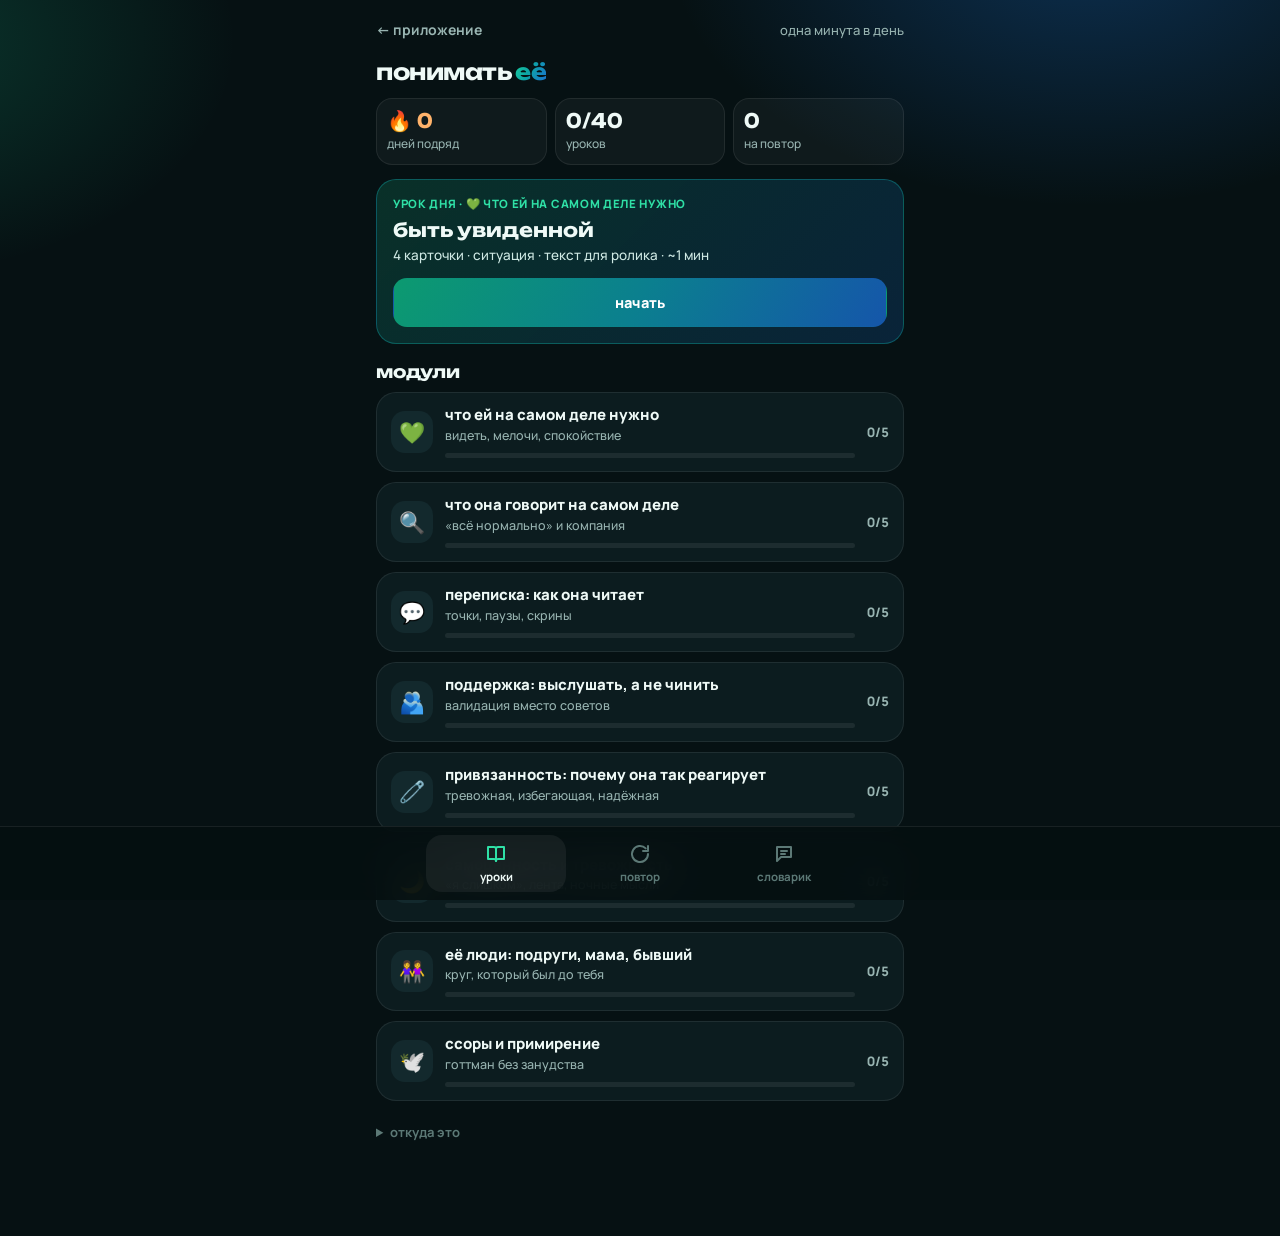
<file: ponimat.html>
<!doctype html>
<html lang="ru">
<head>
<meta charset="utf-8">
<meta name="viewport" content="width=device-width, initial-scale=1, viewport-fit=cover">
<meta name="robots" content="noindex, nofollow">
<meta name="theme-color" content="#061113">
<meta name="mobile-web-app-capable" content="yes">
<meta name="apple-mobile-web-app-capable" content="yes">
<meta name="apple-mobile-web-app-status-bar-style" content="black-translucent">
<title>понимать её</title>
<link rel="icon" type="image/png" href="icon-192.png">
<link rel="apple-touch-icon" href="apple-touch-icon.png">
<link rel="preconnect" href="https://fonts.googleapis.com">
<link rel="preconnect" href="https://fonts.gstatic.com" crossorigin>
<link rel="stylesheet" href="https://fonts.googleapis.com/css2?family=Manrope:wght@400;500;600;700;800&family=Unbounded:wght@600;700&display=swap">
<link rel="stylesheet" href="ponimat.css?v=1">
</head>
<body>
<div class="app">
  <main id="view" aria-live="polite"></main>
</div>

<nav class="tabs" aria-label="Разделы">
  <button class="tab" data-go="home" type="button">
    <svg viewBox="0 0 24 24" aria-hidden="true"><path d="M4 5h6a2 2 0 0 1 2 2v12a2 2 0 0 0-2-2H4z" /><path d="M20 5h-6a2 2 0 0 0-2 2v12a2 2 0 0 1 2-2h6z" /></svg>
    <span>уроки</span>
  </button>
  <button class="tab" data-go="review" type="button">
    <svg viewBox="0 0 24 24" aria-hidden="true"><path d="M20 12a8 8 0 1 1-2.3-5.6" /><path d="M20 4v5h-5" /></svg>
    <span>повтор <i class="badge" id="dueBadge" hidden></i></span>
  </button>
  <button class="tab" data-go="dict" type="button">
    <svg viewBox="0 0 24 24" aria-hidden="true"><path d="M5 5h14v10H9l-4 4z" /><path d="M9 9h6" /><path d="M9 12h4" /></svg>
    <span>словарик</span>
  </button>
</nav>

<div class="toast" id="toast" role="status"></div>

<div class="sheet" id="sheet" hidden>
  <div class="sheet-box">
    <div class="sheet-title">скопируй вручную</div>
    <textarea id="sheetText" readonly></textarea>
    <button class="btn primary wide" id="sheetClose" type="button">готово</button>
  </div>
</div>

<script src="ponimat-data.js?v=1"></script>
<script src="ponimat.js?v=1"></script>
</body>
</html>
</file>
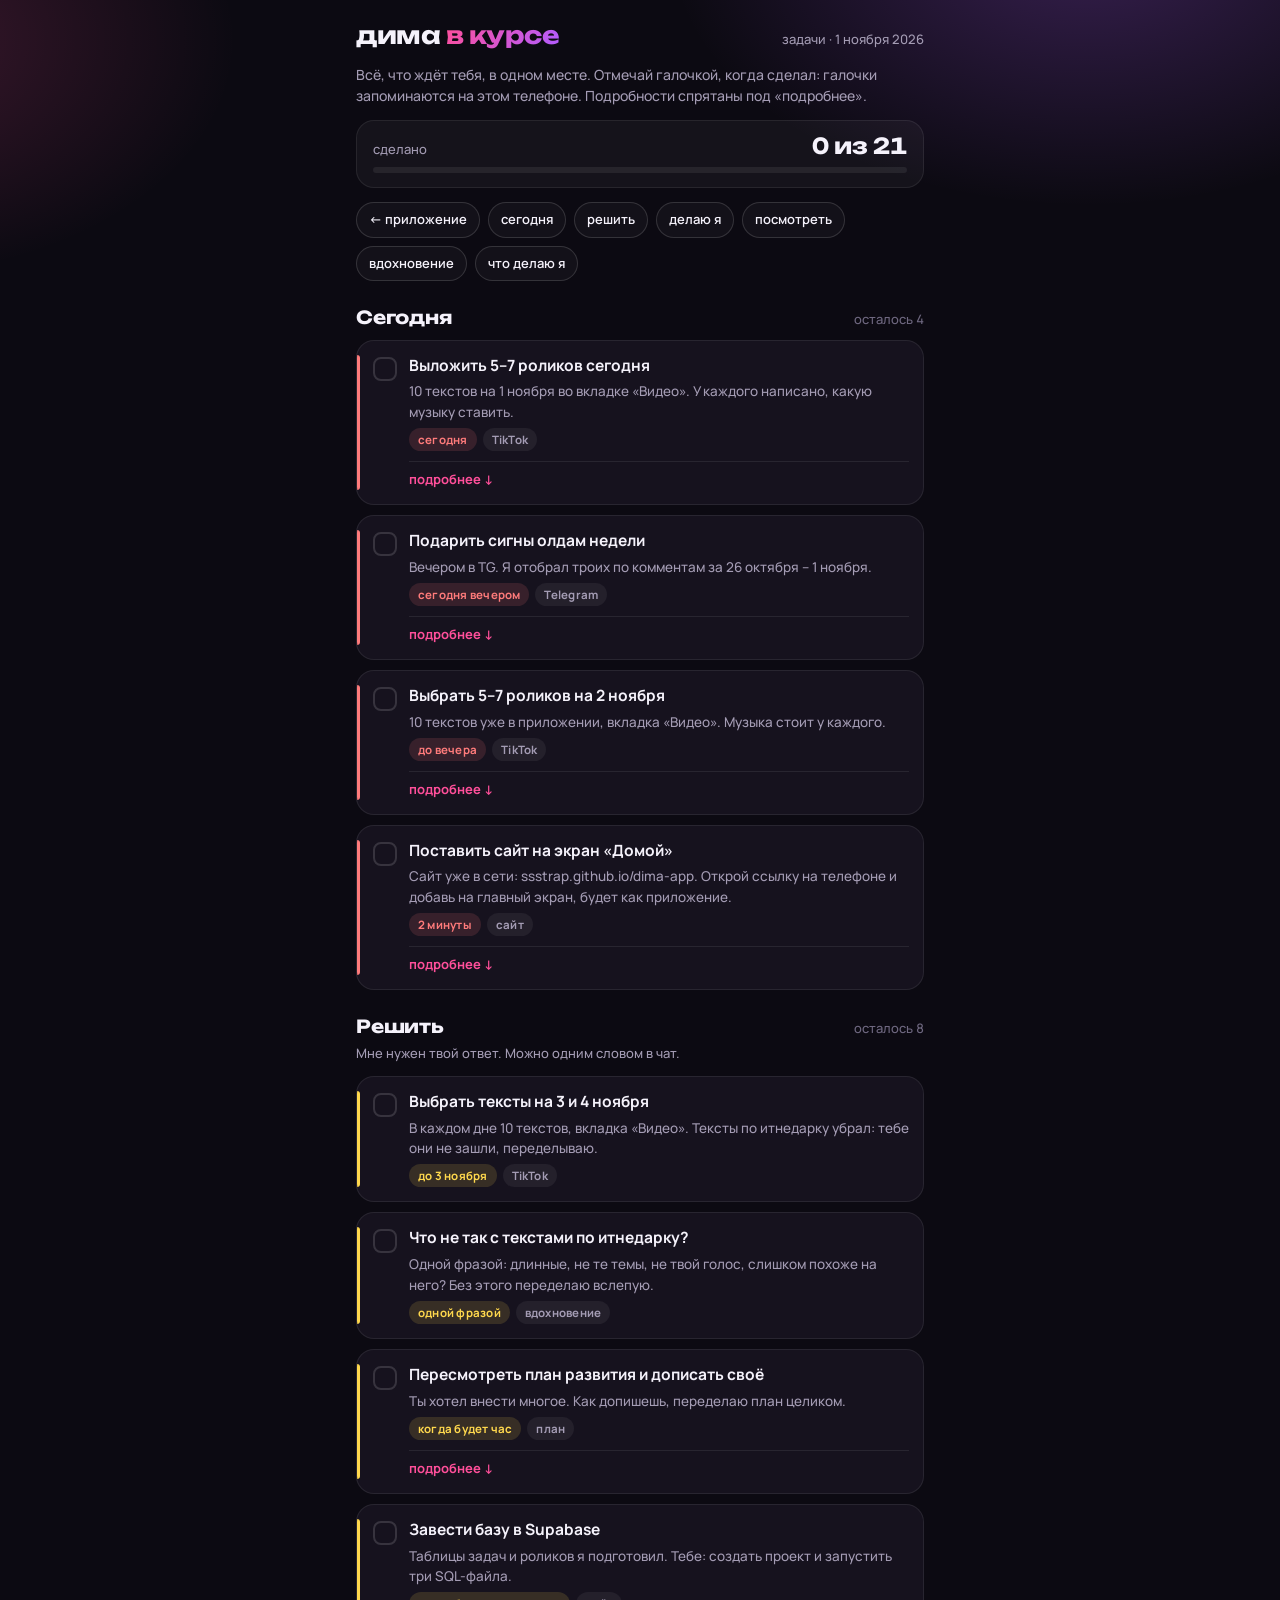
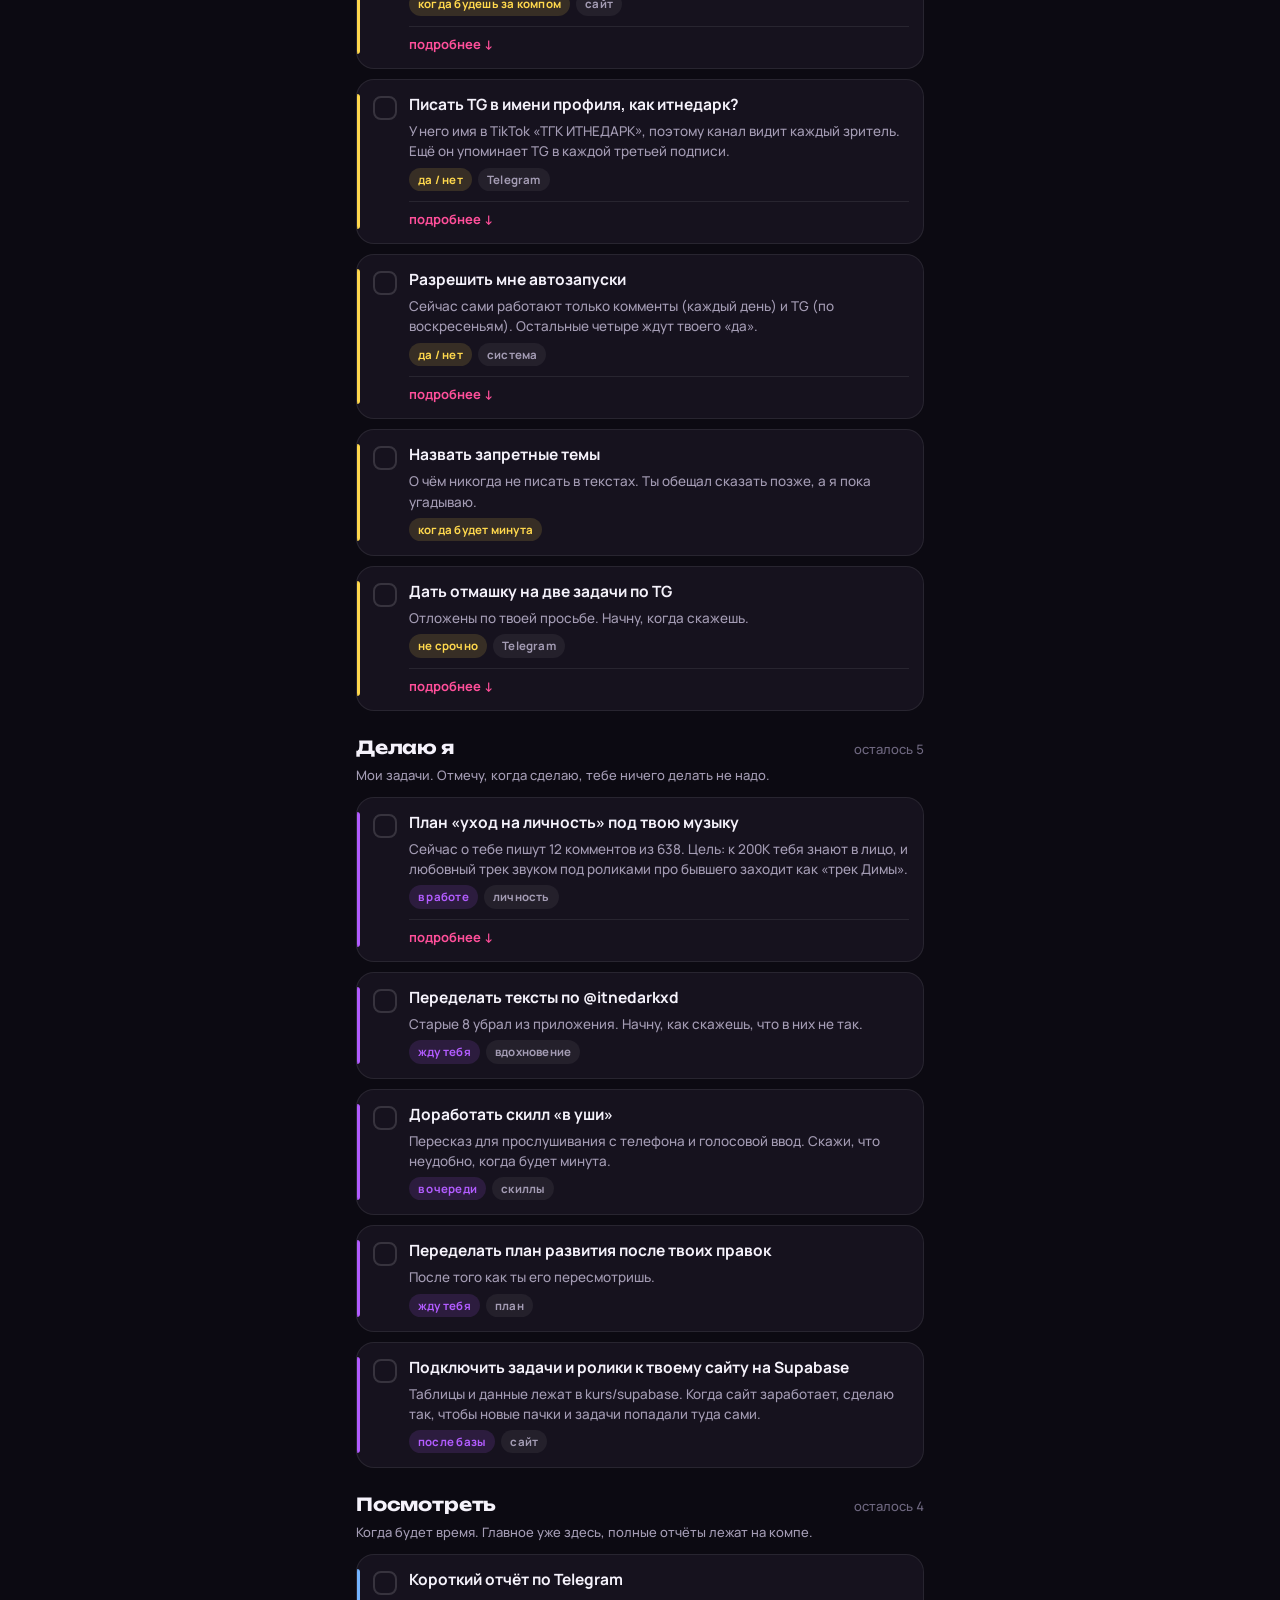
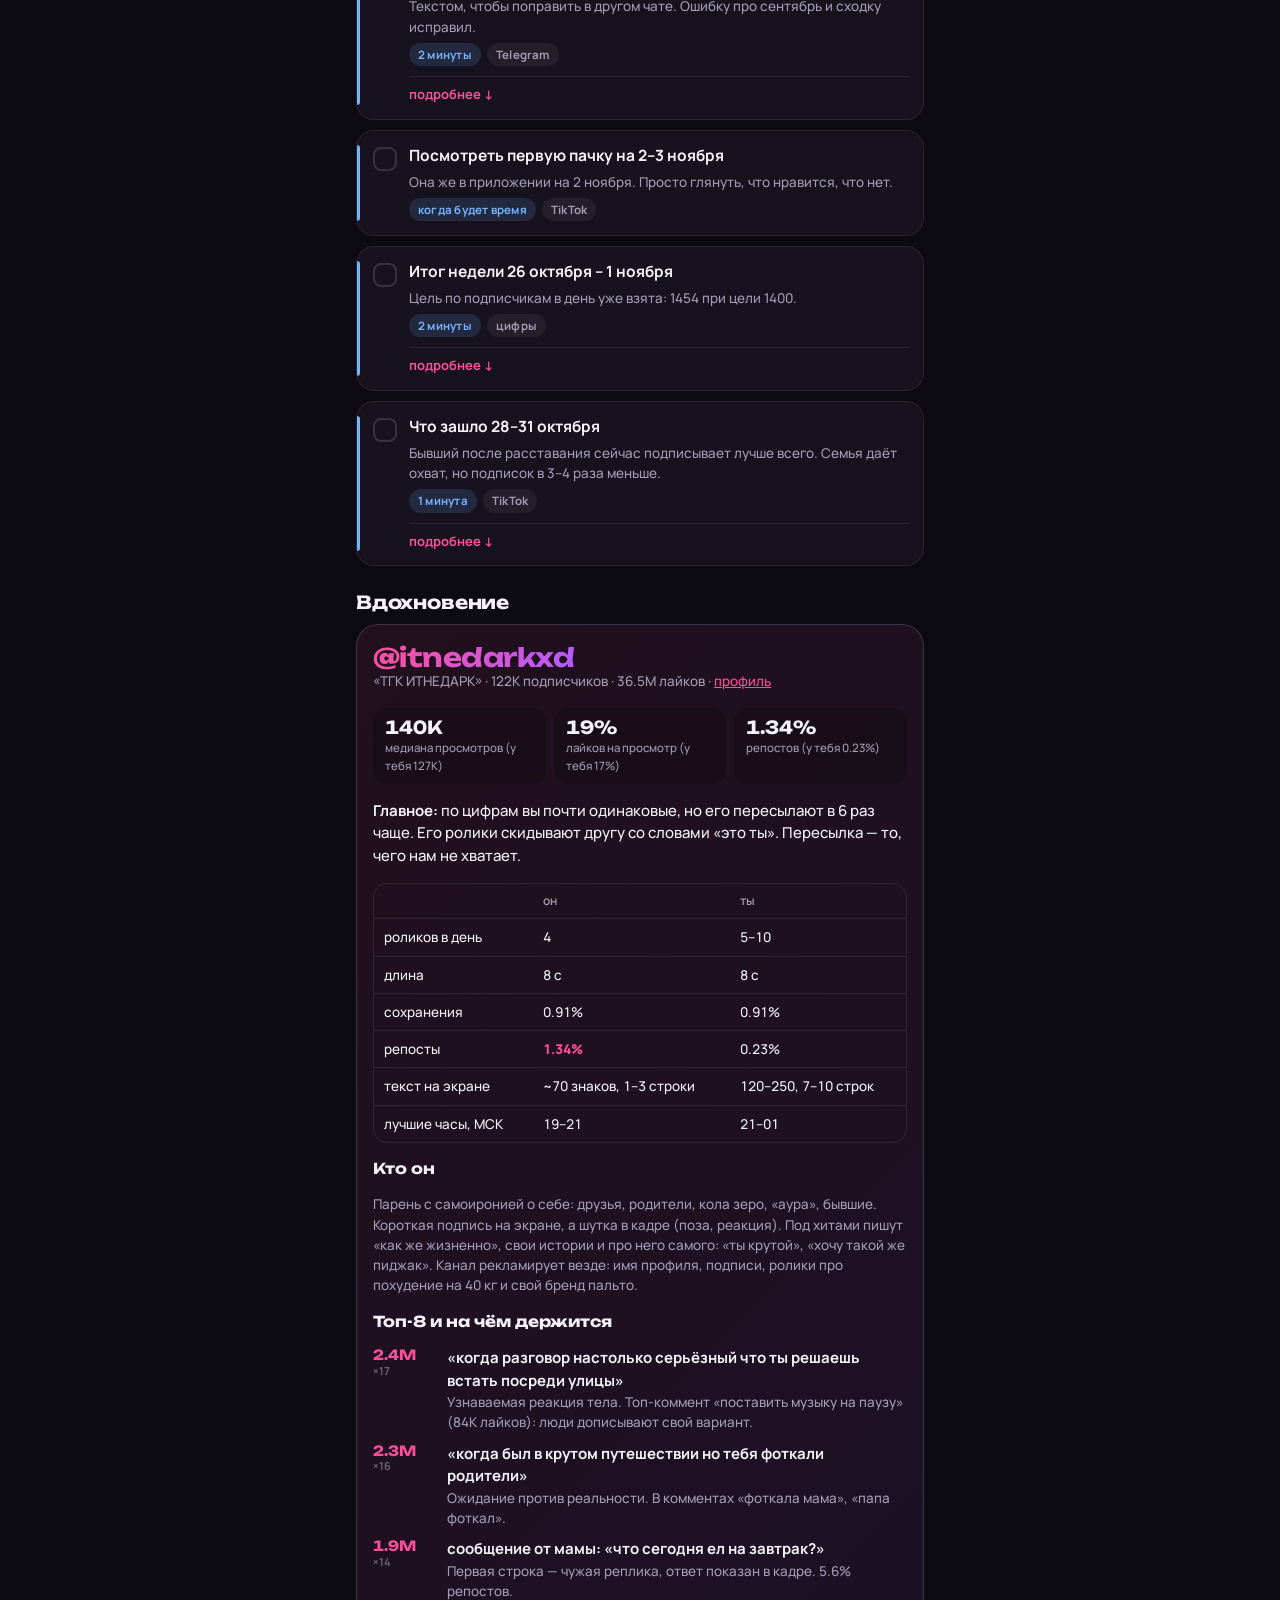
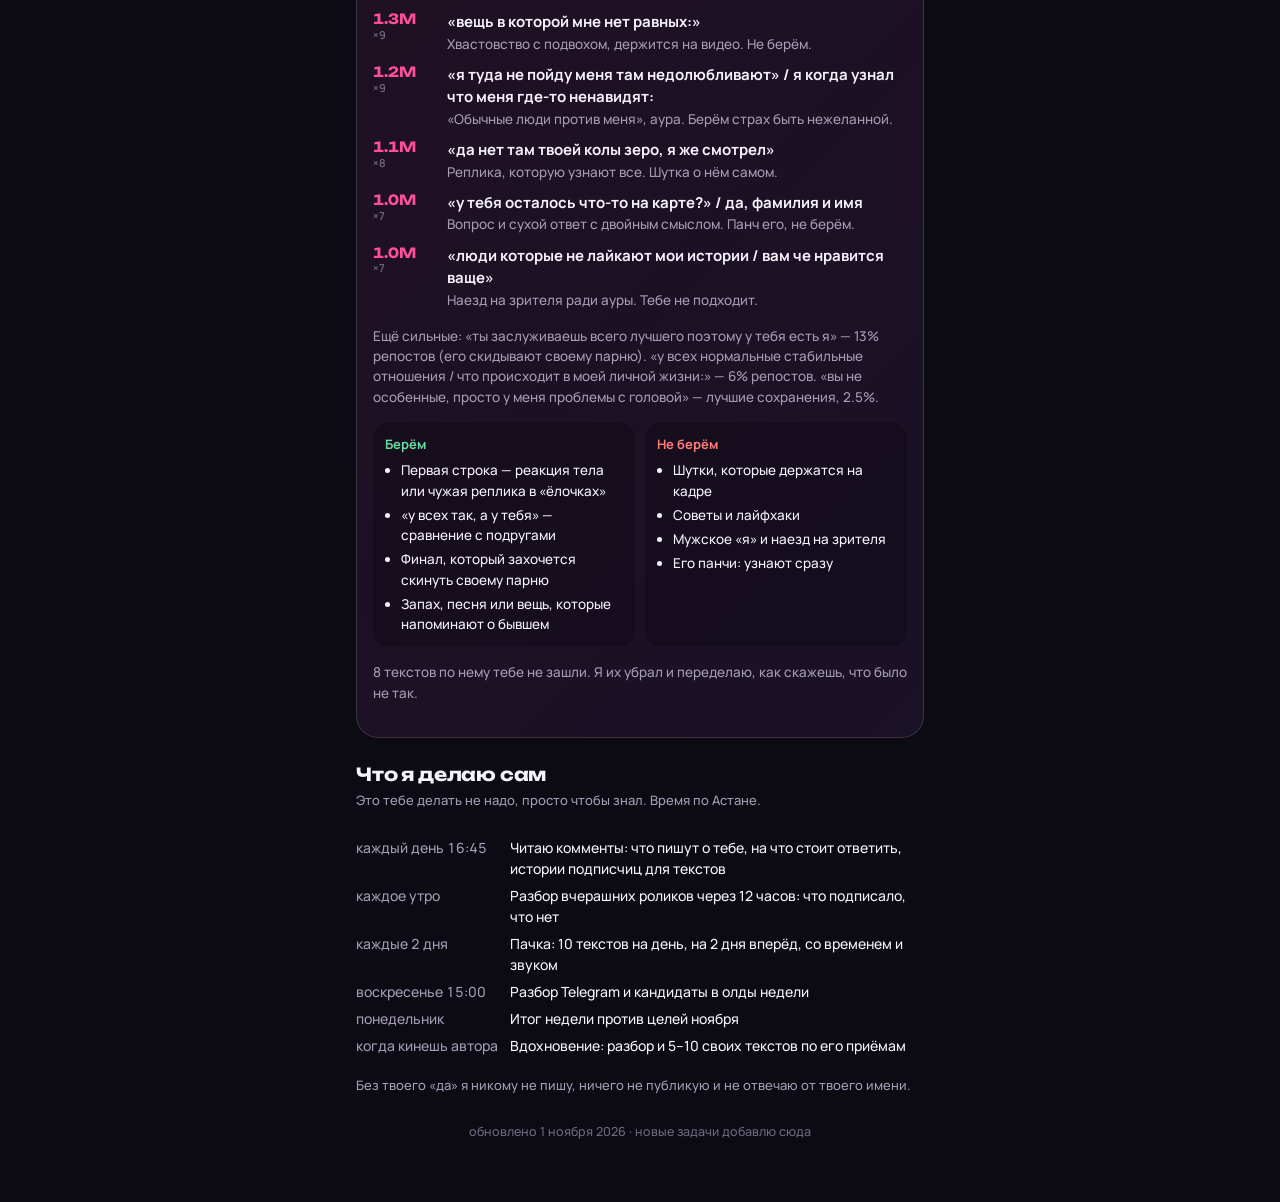
<file: zadachi.html>
<!doctype html>
<html lang="ru">
<head>
<meta charset="utf-8">
<meta name="viewport" content="width=device-width, initial-scale=1, viewport-fit=cover">
<meta name="robots" content="noindex, nofollow">
<meta name="theme-color" content="#0c0a12">
<link rel="icon" type="image/png" href="icon-192.png">
<title>Задачи Димы</title>
<meta name="claude:viewport-fit-sides" content="cover">
<link rel="preconnect" href="https://fonts.googleapis.com">
<link rel="preconnect" href="https://fonts.gstatic.com" crossorigin>
<link rel="stylesheet" href="https://fonts.googleapis.com/css2?family=Manrope:wght@400;500;600;700;800&family=Unbounded:wght@600;700&display=swap">
<style>
/* одна колонка как в приложении «дима в курсе»: шапка с прогрессом, задачи карточками, разборы раскрываются */
:root {
  color-scheme: dark;
  --bg: #0c0a12;
  --card: #16121e;
  --card2: #1f1929;
  --line: rgba(255, 255, 255, .08);
  --line2: rgba(255, 255, 255, .14);
  --text: #f5f2fb;
  --muted: #a49cb4;
  --dim: #6f6880;
  --pink: #ff4f9a;
  --violet: #b25cff;
  --grad: linear-gradient(120deg, #ff4f9a 0%, #b25cff 100%);
  --today: #ff7b7b;
  --decide: #ffd84d;
  --look: #74b4ff;
  --good: #66dba0;
  --display: Unbounded, Manrope, system-ui, sans-serif;
  --body: Manrope, system-ui, -apple-system, "Segoe UI", Roboto, sans-serif;
  --radius: 18px;
}
* { box-sizing: border-box; -webkit-tap-highlight-color: transparent; }
body {
  margin: 0;
  background: var(--bg);
  background-image:
    radial-gradient(600px 380px at 85% -60px, rgba(178, 92, 255, .26), transparent 70%),
    radial-gradient(520px 340px at -10% 40px, rgba(255, 79, 154, .2), transparent 70%);
  background-repeat: no-repeat;
  color: var(--text);
  font: 500 15px/1.5 var(--body);
}
button { font: inherit; color: inherit; }
a { color: var(--pink); }
.wrap {
  max-width: 600px; margin: 0 auto;
  padding-block: 22px 60px;
  padding-left: max(16px, env(safe-area-inset-left, 0px));
  padding-right: max(16px, env(safe-area-inset-right, 0px));
  display: flex; flex-direction: column; gap: 26px;
}

/* шапка */
.top { display: flex; flex-direction: column; gap: 14px; }
.brand { display: flex; justify-content: space-between; align-items: baseline; gap: 12px; flex-wrap: wrap; }
.logo { font: 700 24px/1.1 var(--display); letter-spacing: -.02em; }
.logo span { background: var(--grad); -webkit-background-clip: text; background-clip: text; color: transparent; }
.date { color: var(--muted); font-size: 13px; }
.lead { margin: 0; color: var(--muted); font-size: 14px; max-width: 60ch; }
.progress { background: rgba(255, 255, 255, .04); border: 1px solid var(--line); border-radius: var(--radius); padding: 14px 16px; display: flex; flex-direction: column; gap: 8px; }
.progress-row { display: flex; justify-content: space-between; align-items: baseline; gap: 10px; font-size: 13px; color: var(--muted); }
.progress-row b { font: 700 22px/1 var(--display); color: var(--text); font-variant-numeric: tabular-nums; }
.bar { height: 6px; border-radius: 6px; background: rgba(255, 255, 255, .07); overflow: hidden; }
.bar i { display: block; height: 100%; width: 0; background: var(--grad); border-radius: 6px; transition: width .3s; }
.jump { display: flex; gap: 8px; flex-wrap: wrap; }
.jump a { text-decoration: none; color: var(--text); font-size: 13px; font-weight: 600; padding: 7px 12px; border-radius: 999px; border: 1px solid var(--line2); background: rgba(255, 255, 255, .03); }
.jump a:focus-visible, .jump a:hover { border-color: var(--pink); }

/* группы задач */
section { display: flex; flex-direction: column; gap: 10px; }
.sec-head { display: flex; align-items: baseline; justify-content: space-between; gap: 10px; }
h2 { font: 700 18px/1.2 var(--display); margin: 0; letter-spacing: -.01em; text-wrap: balance; }
.sec-count { color: var(--dim); font-size: 13px; font-variant-numeric: tabular-nums; }
.sec-note { margin: -4px 0 2px; color: var(--muted); font-size: 13px; }

.task { background: var(--card); border: 1px solid var(--line); border-radius: var(--radius); display: grid; grid-template-columns: auto 1fr; gap: 0 12px; padding: 14px 14px 14px 12px; position: relative; overflow: hidden; }
.task::before { content: ""; position: absolute; left: 0; top: 14px; bottom: 14px; width: 3px; border-radius: 0 3px 3px 0; background: var(--kind, var(--violet)); }
.task.today { --kind: var(--today); }
.task.decide { --kind: var(--decide); }
.task.look { --kind: var(--look); }
.task.claude { --kind: var(--violet); }
.check { appearance: none; -webkit-appearance: none; margin: 2px 0 0 4px; width: 24px; height: 24px; border-radius: 8px; border: 2px solid var(--line2); background: transparent; cursor: pointer; display: grid; place-content: center; flex: none; }
.check::after { content: ""; width: 11px; height: 6px; border-left: 2.5px solid var(--bg); border-bottom: 2.5px solid var(--bg); transform: rotate(-45deg) translate(1px, -1px); opacity: 0; }
.check:checked { background: var(--good); border-color: var(--good); }
.check:checked::after { opacity: 1; }
.check:focus-visible { outline: 2px solid var(--pink); outline-offset: 2px; }
.task-body { min-width: 0; display: flex; flex-direction: column; gap: 6px; }
.task-title { font-weight: 700; font-size: 15.5px; line-height: 1.35; cursor: pointer; }
.task-sub { color: var(--muted); font-size: 13.5px; }
.chips { display: flex; gap: 6px; flex-wrap: wrap; }
.chip { font-size: 11.5px; font-weight: 700; letter-spacing: .02em; padding: 3px 9px; border-radius: 999px; background: rgba(255, 255, 255, .06); color: var(--muted); }
.chip.k { color: var(--kind); background: color-mix(in srgb, var(--kind) 14%, transparent); }
.task.done { opacity: .55; }
.task.done .task-title { text-decoration: line-through; text-decoration-color: var(--dim); }

details { border-top: 1px solid var(--line); margin-top: 4px; padding-top: 8px; }
summary { cursor: pointer; color: var(--pink); font-weight: 700; font-size: 13px; list-style: none; }
summary::-webkit-details-marker { display: none; }
summary::after { content: " ↓"; }
details[open] summary::after { content: " ↑"; }
.more { display: flex; flex-direction: column; gap: 8px; padding-top: 8px; font-size: 14px; }
.more p { margin: 0; }
.more ul { margin: 0; padding-left: 18px; display: flex; flex-direction: column; gap: 4px; }
.mono { font-family: ui-monospace, "Cascadia Mono", Consolas, monospace; font-size: 12.5px; color: var(--muted); word-break: break-all; }

/* таблицы */
.tbl-wrap { overflow-x: auto; border: 1px solid var(--line); border-radius: 14px; }
table { border-collapse: collapse; width: 100%; font-size: 13.5px; font-variant-numeric: tabular-nums; }
th, td { text-align: left; padding: 8px 10px; border-bottom: 1px solid var(--line); white-space: nowrap; }
th { color: var(--muted); font-weight: 600; font-size: 12px; }
tr:last-child td { border-bottom: 0; }
td.hl { color: var(--pink); font-weight: 800; }
.ok { color: var(--good); font-weight: 700; }
.warn { color: var(--decide); font-weight: 700; }

/* вдохновение */
.inspo { background: linear-gradient(135deg, rgba(255, 79, 154, .09), rgba(178, 92, 255, .09)); border: 1px solid var(--line2); border-radius: 22px; padding: 18px 16px; display: flex; flex-direction: column; gap: 16px; }
.inspo h3 { font: 700 15px/1.3 var(--display); margin: 0; }
.big { font: 700 26px/1.1 var(--display); letter-spacing: -.02em; }
.big span { background: var(--grad); -webkit-background-clip: text; background-clip: text; color: transparent; }
.kpis { display: grid; grid-template-columns: repeat(3, minmax(0, 1fr)); gap: 8px; }
.kpi { background: rgba(0, 0, 0, .22); border-radius: 14px; padding: 10px 12px; display: flex; flex-direction: column; gap: 2px; }
.kpi b { font: 700 18px/1.1 var(--display); font-variant-numeric: tabular-nums; }
.kpi small { color: var(--muted); font-size: 11.5px; }
.top8 { margin: 0; padding: 0; list-style: none; display: flex; flex-direction: column; gap: 10px; }
.top8 li { display: grid; grid-template-columns: 64px 1fr; gap: 10px; align-items: start; }
.views { font: 700 14px/1.2 var(--display); color: var(--pink); font-variant-numeric: tabular-nums; }
.views small { display: block; font: 600 11px/1.3 var(--body); color: var(--dim); }
.q { font-weight: 700; }
.mech { color: var(--muted); font-size: 13.5px; }
.cols { display: grid; grid-template-columns: 1fr 1fr; gap: 10px; }
.col { background: rgba(0, 0, 0, .22); border-radius: 14px; padding: 12px; font-size: 13.5px; min-width: 0; }
.col h4 { margin: 0 0 6px; font-size: 13px; }
.col ul { margin: 0; padding-left: 16px; display: flex; flex-direction: column; gap: 4px; }
.col.yes h4 { color: var(--good); }
.col.no h4 { color: var(--today); }

.texts { display: flex; flex-direction: column; gap: 10px; }
.tx { background: var(--card); border: 1px solid var(--line); border-radius: 16px; padding: 14px; display: flex; flex-direction: column; gap: 8px; }
.tx-head { display: flex; justify-content: space-between; align-items: center; gap: 8px; flex-wrap: wrap; }
.tx-slot { font: 700 13px/1 var(--display); font-variant-numeric: tabular-nums; }
.tx pre { margin: 0; white-space: pre-wrap; font: 600 15px/1.45 var(--body); }
.tx-cap { color: var(--muted); font-size: 13.5px; }
.tx-cap b { color: var(--text); font-weight: 700; }
.tx-from { color: var(--dim); font-size: 12.5px; }
.btn { border: 0; border-radius: 12px; padding: 9px 14px; font-weight: 700; font-size: 13px; background: var(--grad); color: #fff; cursor: pointer; }
.btn:focus-visible { outline: 2px solid var(--text); outline-offset: 2px; }
.btn.ghost { background: rgba(255, 255, 255, .07); color: var(--text); }

.mine { display: grid; grid-template-columns: auto 1fr; gap: 6px 12px; font-size: 14px; }
.mine dt { color: var(--muted); font-variant-numeric: tabular-nums; white-space: nowrap; }
.mine dd { margin: 0; }
.foot { color: var(--dim); font-size: 12.5px; text-align: center; }
.toast { position: fixed; left: 50%; bottom: calc(18px + env(safe-area-inset-bottom, 0px)); transform: translateX(-50%) translateY(20px); background: var(--card2); border: 1px solid var(--line2); padding: 10px 16px; border-radius: 12px; font-weight: 700; font-size: 13px; opacity: 0; pointer-events: none; transition: .2s; }
.toast.on { opacity: 1; transform: translateX(-50%) translateY(0); }
@media (max-width: 420px) {
  .kpis { grid-template-columns: 1fr 1fr; }
  .cols { grid-template-columns: 1fr; }
}
@media (prefers-reduced-motion: reduce) { * { transition: none !important; } }
</style>
</head>
<body>

<div class="wrap">
  <header class="top">
    <div class="brand">
      <div class="logo">дима <span>в курсе</span></div>
      <div class="date">задачи · <span class="upd">1 ноября 2026</span></div>
    </div>
    <p class="lead">Всё, что ждёт тебя, в одном месте. Отмечай галочкой, когда сделал: галочки запоминаются на этом телефоне. Подробности спрятаны под «подробнее».</p>
    <div class="progress">
      <div class="progress-row"><span>сделано</span><b id="pCount">0 из 0</b></div>
      <div class="bar"><i id="pBar"></i></div>
    </div>
    <nav class="jump" aria-label="Разделы">
      <a href="index.html">← приложение</a>
      <a href="#today">сегодня</a>
      <a href="#decide">решить</a>
      <a href="#claude">делаю я</a>
      <a href="#look">посмотреть</a>
      <a href="#inspo">вдохновение</a>
      <a href="#mine">что делаю я</a>
    </nav>
  </header>

<!--TASKS-->
  <section id="today">
    <div class="sec-head"><h2>Сегодня</h2><span class="sec-count" data-count="today"></span></div>

    <article class="task today" data-id="post-1101">
      <input class="check" type="checkbox" id="c-post-1101" aria-label="Сделано">
      <div class="task-body">
        <label class="task-title" for="c-post-1101">Выложить 5–7 роликов сегодня</label>
        <div class="task-sub">10 текстов на 1 ноября во вкладке «Видео». У каждого написано, какую музыку ставить.</div>
        <div class="chips"><span class="chip k">сегодня</span><span class="chip">TikTok</span></div>
        <details>
          <summary>подробнее</summary>
          <div class="more"><ul><li>Сегодня 3 текста про бывшего: сейчас это тема №1 по подпискам.</li><li>Не больше 7 за день: при 8+ ролики забирают охват друг у друга.</li><li>Нажимай ✓ на выложенных, чтобы видеть, что уже вышло.</li></ul></div>
        </details>
      </div>
    </article>

    <article class="task today" data-id="olds-1101">
      <input class="check" type="checkbox" id="c-olds-1101" aria-label="Сделано">
      <div class="task-body">
        <label class="task-title" for="c-olds-1101">Подарить сигны олдам недели</label>
        <div class="task-sub">Вечером в TG. Я отобрал троих по комментам за 26 октября – 1 ноября.</div>
        <div class="chips"><span class="chip k">сегодня вечером</span><span class="chip">Telegram</span></div>
        <details>
          <summary>подробнее</summary>
          <div class="more"><ul><li><b>пожиратель планет</b> @meowqq_meowq — 411 комментов, писала 5 дней из 7, ты ответил ей 16 раз</li><li><b>грiнка</b> @alwaysmissyoufff — 399 комментов, вокруг неё собирается разговор (71 ответ)</li><li><b>аспирин</b> @asp1r9x — была под каждым постом недели</li></ul><p>Запасные: влада @mxerrr (самые тёплые слова про тебя), ʙᴀᴛᴀᴋᴀᴛᴀ @owerfri (длинная история), софия павловна @gvmblwjb — пишет 10 недель подряд. Если «олд» для тебя значит «давно со мной», бери её вместо аспирин.</p></div>
        </details>
      </div>
    </article>

    <article class="task today" data-id="pick-1102">
      <input class="check" type="checkbox" id="c-pick-1102" aria-label="Сделано">
      <div class="task-body">
        <label class="task-title" for="c-pick-1102">Выбрать 5–7 роликов на 2 ноября</label>
        <div class="task-sub">10 текстов уже в приложении, вкладка «Видео». Музыка стоит у каждого.</div>
        <div class="chips"><span class="chip k">до вечера</span><span class="chip">TikTok</span></div>
        <details>
          <summary>подробнее</summary>
          <div class="more"><p>Больше 7 в день не ставь: при 8+ медиана дня падает вдвое.</p></div>
        </details>
      </div>
    </article>

    <article class="task today" data-id="deploy-1101">
      <input class="check" type="checkbox" id="c-deploy-1101" aria-label="Сделано">
      <div class="task-body">
        <label class="task-title" for="c-deploy-1101">Поставить сайт на экран «Домой»</label>
        <div class="task-sub">Сайт уже в сети: ssstrap.github.io/dima-app. Открой ссылку на телефоне и добавь на главный экран, будет как приложение.</div>
        <div class="chips"><span class="chip k">2 минуты</span><span class="chip">сайт</span></div>
        <details>
          <summary>подробнее</summary>
          <div class="more"><p><a href="https://ssstrap.github.io/dima-app/" target="_blank" rel="noopener">ssstrap.github.io/dima-app</a> — тексты, реклама, TG. Внутри вкладки: Задачи, Вдохновение, Видео, Реклама, ТГ.</p><ul><li><b>iPhone (Safari):</b> «Поделиться» → «На экран „Домой“».</li><li><b>Android (Chrome):</b> ⋮ → «Добавить на главный экран».</li></ul><p>Новые тексты и задачи я заливаю сам, тебе ничего перезаливать не надо.</p></div>
        </details>
      </div>
    </article>
  </section>

  <section id="decide">
    <div class="sec-head"><h2>Решить</h2><span class="sec-count" data-count="decide"></span></div>
    <p class="sec-note">Мне нужен твой ответ. Можно одним словом в чат.</p>

    <article class="task decide" data-id="pick-1103">
      <input class="check" type="checkbox" id="c-pick-1103" aria-label="Сделано">
      <div class="task-body">
        <label class="task-title" for="c-pick-1103">Выбрать тексты на 3 и 4 ноября</label>
        <div class="task-sub">В каждом дне 10 текстов, вкладка «Видео». Тексты по итнедарку убрал: тебе они не зашли, переделываю.</div>
        <div class="chips"><span class="chip k">до 3 ноября</span><span class="chip">TikTok</span></div>
        
      </div>
    </article>

    <article class="task decide" data-id="inspo-why">
      <input class="check" type="checkbox" id="c-inspo-why" aria-label="Сделано">
      <div class="task-body">
        <label class="task-title" for="c-inspo-why">Что не так с текстами по итнедарку?</label>
        <div class="task-sub">Одной фразой: длинные, не те темы, не твой голос, слишком похоже на него? Без этого переделаю вслепую.</div>
        <div class="chips"><span class="chip k">одной фразой</span><span class="chip">вдохновение</span></div>
        
      </div>
    </article>

    <article class="task decide" data-id="plan-review">
      <input class="check" type="checkbox" id="c-plan-review" aria-label="Сделано">
      <div class="task-body">
        <label class="task-title" for="c-plan-review">Пересмотреть план развития и дописать своё</label>
        <div class="task-sub">Ты хотел внести многое. Как допишешь, переделаю план целиком.</div>
        <div class="chips"><span class="chip k">когда будет час</span><span class="chip">план</span></div>
        <details>
          <summary>подробнее</summary>
          <div class="more"><p>План: <span class="mono">Desktop\kurs\plan-razvitiya.md</span>, по неделям ноября — <span class="mono">Desktop\kurs\отчёты\паспорт-и-план.html</span>. Можно надиктовать голосом прямо в чат, я разложу по местам.</p><p>Уже поправил: сентябрьский всплеск в TG дал репост подруги, а не TikTok. Поэтому «растить TG отсылками из роликов» из плана убрал. Вместо этого там репосты и взаимки с другими ТГК.</p></div>
        </details>
      </div>
    </article>

    <article class="task decide" data-id="supabase-setup">
      <input class="check" type="checkbox" id="c-supabase-setup" aria-label="Сделано">
      <div class="task-body">
        <label class="task-title" for="c-supabase-setup">Завести базу в Supabase</label>
        <div class="task-sub">Таблицы задач и роликов я подготовил. Тебе: создать проект и запустить три SQL-файла.</div>
        <div class="chips"><span class="chip k">когда будешь за компом</span><span class="chip">сайт</span></div>
        <details>
          <summary>подробнее</summary>
          <div class="more"><ul><li>supabase.com → <b>New project</b> (бесплатный план), регион Frankfurt.</li><li>Слева <b>SQL Editor</b> → вставить и запустить по очереди: <span class="mono">kurs\supabase\schema.sql</span>, потом <span class="mono">seed_tasks.sql</span> и <span class="mono">seed_videos.sql</span>.</li><li><b>Authentication → Sign In / Providers</b>: выключи «Allow new users to sign up», а себя добавь вручную в <b>Users</b>. Иначе любой с сайта сможет читать и менять твои задачи.</li><li>URL проекта и <b>anon</b>-ключ вставь в сайт сам. Этот ключ можно держать в коде сайта, а <b>service_role</b> никуда не вставляй и никому не кидай.</li></ul><p>Подробно: <span class="mono">kurs\supabase\README.md</span>.</p></div>
        </details>
      </div>
    </article>

    <article class="task decide" data-id="tg-name">
      <input class="check" type="checkbox" id="c-tg-name" aria-label="Сделано">
      <div class="task-body">
        <label class="task-title" for="c-tg-name">Писать TG в имени профиля, как итнедарк?</label>
        <div class="task-sub">У него имя в TikTok «ТГК ИТНЕДАРК», поэтому канал видит каждый зритель. Ещё он упоминает TG в каждой третьей подписи.</div>
        <div class="chips"><span class="chip k">да / нет</span><span class="chip">Telegram</span></div>
        <details>
          <summary>подробнее</summary>
          <div class="more"><p>Вариант: имя «дима в курсе | тгк» и 1–2 подписи в неделю со ссылкой на канал. Сейчас в основе 1490 человек, пост видят около 40%.</p><p>Честно: подписи «о ней в тгк» в сентябре людей почти не привели, всплеск дал репост подруги. Так что это проверка, приходят ли люди из TikTok вообще. Риск маленький: имя можно вернуть за минуту.</p></div>
        </details>
      </div>
    </article>

    <article class="task decide" data-id="autorun">
      <input class="check" type="checkbox" id="c-autorun" aria-label="Сделано">
      <div class="task-body">
        <label class="task-title" for="c-autorun">Разрешить мне автозапуски</label>
        <div class="task-sub">Сейчас сами работают только комменты (каждый день) и TG (по воскресеньям). Остальные четыре ждут твоего «да».</div>
        <div class="chips"><span class="chip k">да / нет</span><span class="chip">система</span></div>
        <details>
          <summary>подробнее</summary>
          <div class="more"><ul><li>Разбор вчерашних роликов через 12 часов — каждый день в 15:30 по Астане</li><li>Новая пачка текстов на 2 дня — каждый день в 17:15</li><li>Тренды в нише — по субботам в 13:00</li><li>Итог недели против целей ноября — по понедельникам в 17:30</li></ul><p>С ними тебе не придётся меня просить: заходишь, а всё уже лежит в приложении.</p></div>
        </details>
      </div>
    </article>

    <article class="task decide" data-id="taboo">
      <input class="check" type="checkbox" id="c-taboo" aria-label="Сделано">
      <div class="task-body">
        <label class="task-title" for="c-taboo">Назвать запретные темы</label>
        <div class="task-sub">О чём никогда не писать в текстах. Ты обещал сказать позже, а я пока угадываю.</div>
        <div class="chips"><span class="chip k">когда будет минута</span></div>
        
      </div>
    </article>

    <article class="task decide" data-id="tg-later">
      <input class="check" type="checkbox" id="c-tg-later" aria-label="Сделано">
      <div class="task-body">
        <label class="task-title" for="c-tg-later">Дать отмашку на две задачи по TG</label>
        <div class="task-sub">Отложены по твоей просьбе. Начну, когда скажешь.</div>
        <div class="chips"><span class="chip k">не срочно</span><span class="chip">Telegram</span></div>
        <details>
          <summary>подробнее</summary>
          <div class="more"><ul><li><b>Методика олдов:</b> что считать (комменты, ответы, реакции, сколько дней подряд) и как из этого выбирать.</li><li><b>Посты канала:</b> смысл каждой рубрики, подача и структура, чтобы просмотры перестали падать.</li></ul></div>
        </details>
      </div>
    </article>
  </section>

  <section id="claude">
    <div class="sec-head"><h2>Делаю я</h2><span class="sec-count" data-count="claude"></span></div>
    <p class="sec-note">Мои задачи. Отмечу, когда сделаю, тебе ничего делать не надо.</p>

    <article class="task claude" data-id="persona">
      <input class="check" type="checkbox" id="c-persona" aria-label="Сделано">
      <div class="task-body">
        <label class="task-title" for="c-persona">План «уход на личность» под твою музыку</label>
        <div class="task-sub">Сейчас о тебе пишут 12 комментов из 638. Цель: к 200K тебя знают в лицо, и любовный трек звуком под роликами про бывшего заходит как «трек Димы».</div>
        <div class="chips"><span class="chip k">в работе</span><span class="chip">личность</span></div>
        <details>
          <summary>подробнее</summary>
          <div class="more"><ul><li>В каждом разборе комментов считаю долю «о Диме» и слежу, растёт ли она.</li><li>Подберу форматы, где ты в кадре без речи: реакция лицом, «когда…:», ответы видео на комменты о тебе.</li><li>Четверг «про меня» в TG — лучший день по реакциям. Посмотрю, что из него можно перенести в TikTok.</li><li>Распишу, как готовить запуск трека до 200K: когда и на каких роликах тестировать твой звук.</li></ul></div>
        </details>
      </div>
    </article>

    <article class="task claude" data-id="inspo-redo">
      <input class="check" type="checkbox" id="c-inspo-redo" aria-label="Сделано">
      <div class="task-body">
        <label class="task-title" for="c-inspo-redo">Переделать тексты по @itnedarkxd</label>
        <div class="task-sub">Старые 8 убрал из приложения. Начну, как скажешь, что в них не так.</div>
        <div class="chips"><span class="chip k">жду тебя</span><span class="chip">вдохновение</span></div>
        
      </div>
    </article>

    <article class="task claude" data-id="v-ushi">
      <input class="check" type="checkbox" id="c-v-ushi" aria-label="Сделано">
      <div class="task-body">
        <label class="task-title" for="c-v-ushi">Доработать скилл «в уши»</label>
        <div class="task-sub">Пересказ для прослушивания с телефона и голосовой ввод. Скажи, что неудобно, когда будет минута.</div>
        <div class="chips"><span class="chip k">в очереди</span><span class="chip">скиллы</span></div>
        
      </div>
    </article>

    <article class="task claude" data-id="plan-redo">
      <input class="check" type="checkbox" id="c-plan-redo" aria-label="Сделано">
      <div class="task-body">
        <label class="task-title" for="c-plan-redo">Переделать план развития после твоих правок</label>
        <div class="task-sub">После того как ты его пересмотришь.</div>
        <div class="chips"><span class="chip k">жду тебя</span><span class="chip">план</span></div>
        
      </div>
    </article>

    <article class="task claude" data-id="app-db">
      <input class="check" type="checkbox" id="c-app-db" aria-label="Сделано">
      <div class="task-body">
        <label class="task-title" for="c-app-db">Подключить задачи и ролики к твоему сайту на Supabase</label>
        <div class="task-sub">Таблицы и данные лежат в kurs/supabase. Когда сайт заработает, сделаю так, чтобы новые пачки и задачи попадали туда сами.</div>
        <div class="chips"><span class="chip k">после базы</span><span class="chip">сайт</span></div>
        
      </div>
    </article>
  </section>

  <section id="look">
    <div class="sec-head"><h2>Посмотреть</h2><span class="sec-count" data-count="look"></span></div>
    <p class="sec-note">Когда будет время. Главное уже здесь, полные отчёты лежат на компе.</p>

    <article class="task look" data-id="tg-short">
      <input class="check" type="checkbox" id="c-tg-short" aria-label="Прочитано">
      <div class="task-body">
        <label class="task-title" for="c-tg-short">Короткий отчёт по Telegram</label>
        <div class="task-sub">Текстом, чтобы поправить в другом чате. Ошибку про сентябрь и сходку исправил.</div>
        <div class="chips"><span class="chip k">2 минуты</span><span class="chip">Telegram</span></div>
        <details>
          <summary>подробнее</summary>
          <div class="more"><p>Файл: <span class="mono">Desktop\kurs\заметки\телеграм-коротко-2026-10-26.txt</span></p><ul><li>Расписание оживило канал: 1236 комментов от 99 человек, раньше 60–190 в неделю.</li><li>810 из них написали двое, пожиратель планет и грiнка. Без них всё равно в 2+ раза больше обычного.</li><li>Пост видят 600–800 человек, около 40%. Сентябрь не ориентир: всплеск дал репост подруги перед сходкой.</li><li>Лучший день — четверг «про меня» (168 реакций), самый тихий — вторник «разбор».</li><li>Разговор держишь ты: 324 ответа за неделю.</li><li>Личный канал проседает: постов в октябре 26 против 63 в августе.</li></ul></div>
        </details>
      </div>
    </article>

    <article class="task look" data-id="texts-0203">
      <input class="check" type="checkbox" id="c-texts-0203" aria-label="Прочитано">
      <div class="task-body">
        <label class="task-title" for="c-texts-0203">Посмотреть первую пачку на 2–3 ноября</label>
        <div class="task-sub">Она же в приложении на 2 ноября. Просто глянуть, что нравится, что нет.</div>
        <div class="chips"><span class="chip k">когда будет время</span><span class="chip">TikTok</span></div>
        
      </div>
    </article>

    <article class="task look" data-id="week-1026">
      <input class="check" type="checkbox" id="c-week-1026" aria-label="Прочитано">
      <div class="task-body">
        <label class="task-title" for="c-week-1026">Итог недели 26 октября – 1 ноября</label>
        <div class="task-sub">Цель по подписчикам в день уже взята: 1454 при цели 1400.</div>
        <div class="chips"><span class="chip k">2 минуты</span><span class="chip">цифры</span></div>
        <details>
          <summary>подробнее</summary>
          <div class="more"><div class="tbl-wrap"><table><thead><tr><th>что</th><th>неделя</th><th>октябрь</th><th>цель</th></tr></thead><tbody><tr><td>подписчиков в день</td><td class="ok">1 454</td><td>1 125</td><td>1 400</td></tr><tr><td>подписок на 100K</td><td>94</td><td>79</td><td>100</td></tr><tr><td>медиана просмотров</td><td class="warn">102K</td><td>106K</td><td>130K</td></tr><tr><td>ролики от 100K</td><td class="warn">50%</td><td>51%</td><td>60%</td></tr><tr><td>ролики от 500K</td><td class="ok">8</td><td>3.3</td><td>4.5</td></tr><tr><td>лучший ролик, лайков</td><td>224K</td><td>—</td><td>300K</td></tr></tbody></table></div><p>Лучший день — 30 октября, +2080. Лучший ролик недели: «не меняйся. таких как ты очень ждут», 1M просмотров и 224K лайков.</p></div>
        </details>
      </div>
    </article>

    <article class="task look" data-id="review-1101">
      <input class="check" type="checkbox" id="c-review-1101" aria-label="Прочитано">
      <div class="task-body">
        <label class="task-title" for="c-review-1101">Что зашло 28–31 октября</label>
        <div class="task-sub">Бывший после расставания сейчас подписывает лучше всего. Семья даёт охват, но подписок в 3–4 раза меньше.</div>
        <div class="chips"><span class="chip k">1 минута</span><span class="chip">TikTok</span></div>
        <details>
          <summary>подробнее</summary>
          <div class="more"><ul><li>Бывший: 180 подписок на 100K за 12 часов. «вы не виделись два года» дал 549 подписок. Ставлю 2–3 таких текста в день.</li><li>Семья, детство, школа: охват 150–340K, но 37–50 подписок на 100K. Не больше 1–2 в день.</li><li>Ролики в 21–24 по Москве: 180 подписок на 100K, в 18–21 — 74.</li><li>31 октября 7 роликов вышли за 2 минуты, трое набрали по 5–7 подписок. Разносить хотя бы на 40 минут.</li></ul></div>
        </details>
      </div>
    </article>
  </section>
<!--/TASKS-->

  <!-- ВДОХНОВЕНИЕ -->
  <section id="inspo">
    <div class="sec-head"><h2>Вдохновение</h2></div>
    <div class="inspo">
      <div>
        <div class="big"><span>@itnedarkxd</span></div>
        <div class="task-sub">«ТГК ИТНЕДАРК» · 122K подписчиков · 36.5M лайков · <a href="https://www.tiktok.com/@itnedarkxd" target="_blank" rel="noopener">профиль</a></div>
      </div>

      <div class="kpis">
        <div class="kpi"><b>140K</b><small>медиана просмотров (у тебя 127K)</small></div>
        <div class="kpi"><b>19%</b><small>лайков на просмотр (у тебя 17%)</small></div>
        <div class="kpi"><b>1.34%</b><small>репостов (у тебя 0.23%)</small></div>
      </div>

      <p style="margin:0"><b>Главное:</b> по цифрам вы почти одинаковые, но его пересылают в 6 раз чаще. Его ролики скидывают другу со словами «это ты». Пересылка — то, чего нам не хватает.</p>

      <div class="tbl-wrap">
        <table>
          <thead><tr><th></th><th>он</th><th>ты</th></tr></thead>
          <tbody>
            <tr><td>роликов в день</td><td>4</td><td>5–10</td></tr>
            <tr><td>длина</td><td>8 с</td><td>8 с</td></tr>
            <tr><td>сохранения</td><td>0.91%</td><td>0.91%</td></tr>
            <tr><td>репосты</td><td class="hl">1.34%</td><td>0.23%</td></tr>
            <tr><td>текст на экране</td><td>~70 знаков, 1–3 строки</td><td>120–250, 7–10 строк</td></tr>
            <tr><td>лучшие часы, МСК</td><td>19–21</td><td>21–01</td></tr>
          </tbody>
        </table>
      </div>

      <h3>Кто он</h3>
      <p style="margin:0" class="mech">Парень с самоиронией о себе: друзья, родители, кола зеро, «аура», бывшие. Короткая подпись на экране, а шутка в кадре (поза, реакция). Под хитами пишут «как же жизненно», свои истории и про него самого: «ты крутой», «хочу такой же пиджак». Канал рекламирует везде: имя профиля, подписи, ролики про похудение на 40 кг и свой бренд пальто.</p>

      <h3>Топ-8 и на чём держится</h3>
      <ol class="top8">
        <li><div class="views">2.4M<small>×17</small></div><div><div class="q">«когда разговор настолько серьёзный что ты решаешь встать посреди улицы»</div><div class="mech">Узнаваемая реакция тела. Топ-коммент «поставить музыку на паузу» (84K лайков): люди дописывают свой вариант.</div></div></li>
        <li><div class="views">2.3M<small>×16</small></div><div><div class="q">«когда был в крутом путешествии но тебя фоткали родители»</div><div class="mech">Ожидание против реальности. В комментах «фоткала мама», «папа фоткал».</div></div></li>
        <li><div class="views">1.9M<small>×14</small></div><div><div class="q">сообщение от мамы: «что сегодня ел на завтрак?»</div><div class="mech">Первая строка — чужая реплика, ответ показан в кадре. 5.6% репостов.</div></div></li>
        <li><div class="views">1.3M<small>×9</small></div><div><div class="q">«вещь в которой мне нет равных:»</div><div class="mech">Хвастовство с подвохом, держится на видео. Не берём.</div></div></li>
        <li><div class="views">1.2M<small>×9</small></div><div><div class="q">«я туда не пойду меня там недолюбливают» / я когда узнал что меня где-то ненавидят:</div><div class="mech">«Обычные люди против меня», аура. Берём страх быть нежеланной.</div></div></li>
        <li><div class="views">1.1M<small>×8</small></div><div><div class="q">«да нет там твоей колы зеро, я же смотрел»</div><div class="mech">Реплика, которую узнают все. Шутка о нём самом.</div></div></li>
        <li><div class="views">1.0M<small>×7</small></div><div><div class="q">«у тебя осталось что-то на карте?» / да, фамилия и имя</div><div class="mech">Вопрос и сухой ответ с двойным смыслом. Панч его, не берём.</div></div></li>
        <li><div class="views">1.0M<small>×7</small></div><div><div class="q">«люди которые не лайкают мои истории / вам че нравится ваще»</div><div class="mech">Наезд на зрителя ради ауры. Тебе не подходит.</div></div></li>
      </ol>
      <p style="margin:0" class="mech">Ещё сильные: «ты заслуживаешь всего лучшего поэтому у тебя есть я» — 13% репостов (его скидывают своему парню). «у всех нормальные стабильные отношения / что происходит в моей личной жизни:» — 6% репостов. «вы не особенные, просто у меня проблемы с головой» — лучшие сохранения, 2.5%.</p>

      <div class="cols">
        <div class="col yes">
          <h4>Берём</h4>
          <ul>
            <li>Первая строка — реакция тела или чужая реплика в «ёлочках»</li>
            <li>«у всех так, а у тебя» — сравнение с подругами</li>
            <li>Финал, который захочется скинуть своему парню</li>
            <li>Запах, песня или вещь, которые напоминают о бывшем</li>
          </ul>
        </div>
        <div class="col no">
          <h4>Не берём</h4>
          <ul>
            <li>Шутки, которые держатся на кадре</li>
            <li>Советы и лайфхаки</li>
            <li>Мужское «я» и наезд на зрителя</li>
            <li>Его панчи: узнают сразу</li>
          </ul>
        </div>
      </div>

      <p style="margin:0" class="mech">8 текстов по нему тебе не зашли. Я их убрал и переделаю, как скажешь, что было не так.</p>
      <div class="texts" id="texts"></div>
    </div>
  </section>

  <!-- ЧТО ДЕЛАЮ Я -->
  <section id="mine">
    <div class="sec-head"><h2>Что я делаю сам</h2></div>
    <p class="sec-note">Это тебе делать не надо, просто чтобы знал. Время по Астане.</p>
    <dl class="mine">
      <dt>каждый день 16:45</dt><dd>Читаю комменты: что пишут о тебе, на что стоит ответить, истории подписчиц для текстов</dd>
      <dt>каждое утро</dt><dd>Разбор вчерашних роликов через 12 часов: что подписало, что нет</dd>
      <dt>каждые 2 дня</dt><dd>Пачка: 10 текстов на день, на 2 дня вперёд, со временем и звуком</dd>
      <dt>воскресенье 15:00</dt><dd>Разбор Telegram и кандидаты в олды недели</dd>
      <dt>понедельник</dt><dd>Итог недели против целей ноября</dd>
      <dt>когда кинешь автора</dt><dd>Вдохновение: разбор и 5–10 своих текстов по его приёмам</dd>
    </dl>
    <p class="sec-note">Без твоего «да» я никому не пишу, ничего не публикую и не отвечаю от твоего имени.</p>
  </section>

  <div class="foot">обновлено <span class="upd">1 ноября 2026</span> · новые задачи добавлю сюда</div>
</div>

<div class="toast" id="toast" role="status"></div>

<script>
(function () {
  var TEXTS = [];

  var KEY = 'dimaTasks.v1';
  var store = {};
  try { store = JSON.parse(localStorage.getItem(KEY)) || {}; } catch (e) { store = {}; }
  function save() { try { localStorage.setItem(KEY, JSON.stringify(store)); } catch (e) {} }

  var toastEl = document.getElementById('toast'), toastT;
  function toast(msg) {
    toastEl.textContent = msg; toastEl.classList.add('on');
    clearTimeout(toastT); toastT = setTimeout(function () { toastEl.classList.remove('on'); }, 1600);
  }

  // тексты вдохновения
  var box = document.getElementById('texts');
  TEXTS.forEach(function (t, i) {
    var el = document.createElement('div');
    el.className = 'tx';
    var tags = '#жиза #щп #правда' + (t.ex ? ' #бывший' : '');
    el.innerHTML =
      '<div class="tx-head"><span class="tx-slot">' + t.day + ' · ' + t.slot + ' МСК</span>' +
      '<button class="btn" type="button" id="copy-' + i + '">скопировать</button></div>' +
      '<pre></pre>' +
      '<div class="tx-cap">подпись: <b></b> · <span class="tags"></span></div>' +
      '<div class="tx-from">приём из ролика ' + t.from + '</div>';
    el.querySelector('pre').textContent = t.text;
    el.querySelector('.tx-cap b').textContent = t.cap;
    el.querySelector('.tags').textContent = tags;
    el.querySelector('button').addEventListener('click', function () {
      var full = t.text + '\n\n' + t.cap + ' ' + tags;
      var done = function () { toast('скопировано'); };
      if (navigator.clipboard && navigator.clipboard.writeText) {
        navigator.clipboard.writeText(full).then(done, function () { selectPre(el); });
      } else selectPre(el);
    });
    box.appendChild(el);
  });
  function selectPre(el) {
    var r = document.createRange(); r.selectNodeContents(el.querySelector('pre'));
    var s = window.getSelection(); s.removeAllRanges(); s.addRange(r);
    toast('выделил текст, скопируй вручную');
  }

  // галочки
  var tasks = [].slice.call(document.querySelectorAll('.task'));
  function render() {
    var done = 0;
    tasks.forEach(function (t) {
      var on = !!store[t.dataset.id];
      t.classList.toggle('done', on);
      t.querySelector('.check').checked = on;
      if (on) done++;
    });
    document.getElementById('pCount').textContent = done + ' из ' + tasks.length;
    document.getElementById('pBar').style.width = (tasks.length ? done / tasks.length * 100 : 0) + '%';
    [].forEach.call(document.querySelectorAll('[data-count]'), function (c) {
      var list = tasks.filter(function (t) { return t.closest('section').id === c.dataset.count; });
      var left = list.filter(function (t) { return !store[t.dataset.id]; }).length;
      c.textContent = left ? 'осталось ' + left : 'всё сделано';
    });
  }
  tasks.forEach(function (t) {
    t.querySelector('.check').addEventListener('change', function (e) {
      if (e.target.checked) store[t.dataset.id] = Date.now(); else delete store[t.dataset.id];
      save(); render();
      if (e.target.checked) toast('готово');
    });
  });
  render();
})();
</script>

</body>
</html>
</file>
<file: app.css>
:root {
  --bg: #061113;
  --card: #0c1c1f;
  --card2: #13292d;
  --line: rgba(255, 255, 255, .08);
  --line2: rgba(255, 255, 255, .14);
  --text: #effaf7;
  --muted: #98b4b1;
  --dim: #5c7976;
  --pink: #2fe0a6;
  --violet: #3a9be0;
  --grad: linear-gradient(120deg, #19d49b 0%, #0ea5a6 45%, #1a6fd1 100%);
  /* под белым текстом — темнее, чтобы читалось */
  --grad-btn: linear-gradient(120deg, #0c9a70 0%, #0b7f8f 50%, #1556aa 100%);
  --care: #ffb36b;
  --zhiza: #c9a8ff;
  --ex: #74b4ff;
  --family: #66dba0;
  --test: #ffd84d;
  --radius: 20px;
  --nav-h: 66px;
  --safe-b: env(safe-area-inset-bottom, 0px);
  --safe-t: env(safe-area-inset-top, 0px);
}

* { box-sizing: border-box; -webkit-tap-highlight-color: transparent; }
html { background: var(--bg); }
body {
  margin: 0;
  background: var(--bg);
  background-image:
    radial-gradient(600px 380px at 85% -60px, rgba(26, 111, 209, .32), transparent 70%),
    radial-gradient(520px 340px at -10% 40px, rgba(25, 212, 155, .2), transparent 70%);
  background-repeat: no-repeat;
  color: var(--text);
  font: 500 15px/1.45 Manrope, system-ui, -apple-system, "Segoe UI", Roboto, sans-serif;
  min-height: 100vh;
  overflow-x: hidden;
}
button { font: inherit; color: inherit; }
.app { max-width: 560px; margin: 0 auto; padding: calc(var(--safe-t) + 18px) 16px calc(var(--nav-h) + var(--safe-b) + 28px); }

/* шапка */
.hero { margin-bottom: 18px; }
.brand { display: flex; align-items: baseline; justify-content: space-between; gap: 12px; }
.logo { font: 700 26px/1.1 Unbounded, Manrope, sans-serif; letter-spacing: -.02em; }
.logo span { background: var(--grad); -webkit-background-clip: text; background-clip: text; color: transparent; }
.hero-date { color: var(--muted); font-size: 13px; white-space: nowrap; }
.stats { display: flex; gap: 10px; margin-top: 16px; }
.stat { background: rgba(255, 255, 255, .04); border: 1px solid var(--line); border-radius: var(--radius); padding: 14px 16px; }
.stat-main { flex: 1 1 auto; min-width: 0; }
.stat-side { flex: 0 0 auto; display: flex; flex-direction: column; justify-content: center; }
.stat-num { font: 700 30px/1.05 Unbounded, Manrope, sans-serif; letter-spacing: -.03em; font-variant-numeric: tabular-nums; }
.stat-num.small { font-size: 20px; }
.stat-label { color: var(--muted); font-size: 13px; margin-top: 4px; }
.stat-sub { font-size: 13px; margin-top: 6px; color: var(--family); font-weight: 700; }
.stat-sub small { color: var(--dim); font-weight: 500; }
.goal { margin-top: 10px; }
.goal-row { display: flex; justify-content: space-between; font-size: 12px; color: var(--muted); margin-bottom: 6px; }
.goal-row b { color: var(--text); }
.bar { height: 6px; border-radius: 6px; background: rgba(255, 255, 255, .07); overflow: hidden; }
.bar i { display: block; height: 100%; background: var(--grad); border-radius: 6px; }

/* общие элементы */
.section-title { font: 700 19px/1.2 Unbounded, Manrope, sans-serif; margin: 6px 0 12px; letter-spacing: -.01em; }
.hint { color: var(--muted); font-size: 13px; }
.note {
  background: linear-gradient(135deg, rgba(25, 212, 155, .1), rgba(26, 111, 209, .12));
  border: 1px solid rgba(14, 165, 166, .3);
  border-radius: 16px; padding: 12px 14px; font-size: 13.5px; color: #dcf3ee; margin-bottom: 14px;
}
.note b { color: var(--text); }

.chips { display: flex; gap: 8px; overflow-x: auto; scrollbar-width: none; padding: 2px 0; }
.chips::-webkit-scrollbar { display: none; }
.fchip {
  flex: 0 0 auto; border: 1px solid var(--line2); background: transparent; border-radius: 999px;
  padding: 7px 13px; font-size: 13px; font-weight: 600; color: var(--muted); cursor: pointer; white-space: nowrap;
}
.fchip.on { background: var(--text); color: var(--bg); border-color: var(--text); }
.fchip .cnt { opacity: .6; margin-left: 4px; }

/* выбор дня */
.days-wrap {
  position: sticky; top: 0; z-index: 5; margin: 0 -16px 12px; padding: calc(var(--safe-t) + 10px) 16px 10px;
  background: rgba(12, 10, 18, .82); -webkit-backdrop-filter: blur(16px); backdrop-filter: blur(16px);
  border-bottom: 1px solid transparent;
}
.days-wrap.stuck { border-bottom-color: var(--line); }
.days { display: flex; gap: 8px; overflow-x: auto; scrollbar-width: none; scroll-behavior: smooth; }
.days::-webkit-scrollbar { display: none; }
.day {
  flex: 0 0 auto; min-width: 74px; text-align: center; padding: 9px 12px 8px; border-radius: 16px;
  background: var(--card); border: 1px solid var(--line); cursor: pointer;
}
.day .wd { display: block; font-size: 12px; color: var(--muted); font-weight: 600; }
.day .dn { display: block; font: 700 17px/1.2 Unbounded, Manrope, sans-serif; margin-top: 2px; }
.day .tag { display: block; font-size: 10.5px; color: var(--dim); margin-top: 2px; font-weight: 700; text-transform: uppercase; letter-spacing: .04em; }
.day.past { opacity: .5; }
.day.on { background: var(--grad-btn); border-color: transparent; opacity: 1; }
.day.on .wd, .day.on .tag { color: rgba(255, 255, 255, .85); }

.day-head { display: flex; align-items: flex-end; justify-content: space-between; gap: 12px; margin: 4px 0 10px; }
.day-title { font: 700 17px/1.25 Unbounded, Manrope, sans-serif; letter-spacing: -.01em; }
.day-sub { color: var(--muted); font-size: 13px; margin-top: 3px; }
.progress { text-align: right; flex: 0 0 auto; }
.progress b { font: 700 22px/1 Unbounded, Manrope, sans-serif; }
.progress span { display: block; font-size: 11.5px; color: var(--muted); margin-top: 3px; }
.progress.ok b { color: var(--family); }
.filters { margin-bottom: 14px; }

/* карточка */
.list { display: flex; flex-direction: column; gap: 14px; }
.card {
  background: var(--card); border: 1px solid var(--line); border-radius: var(--radius); padding: 14px;
  transition: opacity .2s, border-color .2s;
}
.card.next { border-color: rgba(47, 224, 166, .55); box-shadow: 0 0 0 1px rgba(47, 224, 166, .2), 0 10px 30px -12px rgba(47, 224, 166, .35); }
.card.done { opacity: .5; }
.card-top { display: flex; align-items: center; flex-wrap: wrap; gap: 6px 8px; margin-bottom: 12px; }
.num {
  width: 26px; height: 26px; border-radius: 9px; display: inline-grid; place-items: center;
  background: var(--card2); font-weight: 800; font-size: 13px;
}
.chip { display: inline-flex; align-items: center; gap: 5px; border-radius: 999px; padding: 4px 10px; font-size: 12px; font-weight: 700; line-height: 1.2; }
.chip.theme { background: rgba(255, 255, 255, .07); color: var(--text); }
.chip.theme::before { content: ""; width: 7px; height: 7px; border-radius: 50%; background: currentColor; }
.chip.t-care { color: var(--care); background: rgba(255, 179, 107, .12); }
.chip.t-zhiza { color: var(--zhiza); background: rgba(201, 168, 255, .12); }
.chip.t-ex { color: var(--ex); background: rgba(116, 180, 255, .12); }
.chip.t-family { color: var(--family); background: rgba(102, 219, 160, .12); }
.card.hot { border-color: rgba(255, 138, 61, .6); box-shadow: 0 0 0 1px rgba(255, 138, 61, .25), 0 10px 30px -12px rgba(255, 138, 61, .45); }
.hot-badge { display: inline-block; margin-bottom: 8px; padding: 3px 10px; border-radius: 999px; font-size: 12px; font-weight: 800; color: #ff8a3d; background: rgba(255, 138, 61, .15); }
.chip.t-hot { color: #ff8a3d; background: rgba(255, 138, 61, .12); }
.chip.t-serial { color: #c9a8ff; background: rgba(201, 168, 255, .12); }
.chip.test { color: var(--test); border: 1px dashed rgba(255, 216, 77, .5); padding: 3px 9px; }
.chip.next-badge { background: var(--grad-btn); color: #fff; }
.btn.primary.was { background: linear-gradient(120deg, rgba(12, 154, 112, .45), rgba(21, 86, 170, .45)); }
.time { margin-left: auto; font-weight: 800; font-size: 14px; white-space: nowrap; font-variant-numeric: tabular-nums; }
.time small { color: var(--dim); font-weight: 600; font-size: 11px; }
.time .alt { color: var(--muted); font-weight: 600; font-size: 12px; }

.screen {
  position: relative; text-align: center; white-space: pre-line; font-weight: 700; font-size: 16.5px; line-height: 1.42;
  padding: 18px 14px; border-radius: 16px; cursor: pointer; overflow-wrap: anywhere;
  background: linear-gradient(180deg, #123035 0%, #0c2226 100%); border: 1px solid var(--line);
  user-select: text; -webkit-user-select: text;
}
.screen:active { transform: scale(.99); }
.screen mark, .post-text mark, .note mark, .slide-text mark { background: rgba(255, 216, 77, .16); color: var(--test); border-radius: 5px; padding: 0 3px; }
.screen.left { text-align: left; font-weight: 600; font-size: 15px; }

.caption { margin-top: 10px; font-size: 14px; color: #ddd5ea; overflow-wrap: anywhere; }
.caption .lbl { color: var(--dim); font-size: 11.5px; font-weight: 700; text-transform: uppercase; letter-spacing: .05em; margin-right: 6px; }
.caption .tags { color: var(--muted); }

.sound {
  display: flex; align-items: center; gap: 10px; margin-top: 12px; padding: 10px 12px; border-radius: 14px;
  background: rgba(255, 255, 255, .04); font-size: 13.5px;
}
.sound .ico { font-size: 18px; line-height: 1; }
.sound .lbl { color: var(--muted); }
.sound b { color: var(--sc, var(--text)); font-weight: 800; }
.sound .desc { color: var(--dim); }
.sound .desc { margin-left: 5px; }
.sound .desc::before { content: "· "; }

.actions { display: flex; gap: 8px; margin-top: 12px; }
.btn {
  border: 1px solid var(--line2); background: var(--card2); border-radius: 14px; padding: 12px 14px;
  font-weight: 700; font-size: 14px; cursor: pointer; white-space: nowrap; touch-action: manipulation;
}
.btn:active { transform: scale(.97); }
.btn.primary { flex: 1 1 auto; min-width: 0; overflow: hidden; text-overflow: ellipsis; background: var(--grad-btn); border-color: transparent; color: #fff; }
.actions .btn { min-width: 0; }
.btn.wide { width: 100%; }
.btn.toggle { flex: 0 0 auto; min-width: 52px; }
.btn.toggle[aria-pressed="true"] { background: rgba(102, 219, 160, .16); border-color: rgba(102, 219, 160, .5); color: var(--family); }
.btn.ghost { background: transparent; }

.why { margin-top: 10px; font-size: 13px; color: var(--muted); }
.why summary { cursor: pointer; color: var(--dim); font-weight: 600; list-style: none; }
.why summary::-webkit-details-marker { display: none; }
.why summary::after { content: " ↓"; }
.why[open] summary::after { content: " ↑"; }
.why p { margin: 6px 0 0; }

/* телеграм */
.seg { display: flex; background: var(--card); border: 1px solid var(--line); border-radius: 14px; padding: 4px; margin-bottom: 14px; }
.seg button { flex: 1; border: 0; background: transparent; padding: 9px 6px; border-radius: 10px; font-weight: 700; font-size: 14px; color: var(--muted); cursor: pointer; }
.seg button.on { background: var(--card2); color: var(--text); box-shadow: 0 1px 0 rgba(255, 255, 255, .06) inset; }
.post-head { display: flex; align-items: center; gap: 8px; flex-wrap: wrap; margin-bottom: 10px; }
.post-date { font-weight: 800; font-size: 14px; }
.post-date small { color: var(--dim); font-weight: 600; }
.rubric { background: rgba(58, 155, 224, .16); color: #b8dcff; }
.post-text {
  white-space: pre-line; font-size: 15px; line-height: 1.5; padding: 14px; border-radius: 16px; cursor: pointer;
  background: rgba(255, 255, 255, .035); border: 1px solid var(--line); overflow-wrap: anywhere;
}
.poll { margin-top: 10px; padding: 12px 14px; border-radius: 14px; border: 1px dashed var(--line2); }
.poll-q { font-weight: 800; margin-bottom: 8px; font-size: 14px; }
.poll-q small { color: var(--dim); font-weight: 600; margin-right: 6px; }
.poll-opt { padding: 7px 10px; border-radius: 10px; background: rgba(255, 255, 255, .05); margin-top: 6px; font-size: 14px; }
.slides { display: flex; flex-direction: column; gap: 10px; margin-top: 4px; }
.slide { display: flex; gap: 10px; align-items: stretch; }
.slide-n { flex: 0 0 auto; width: 26px; display: grid; place-items: center; border-radius: 9px; background: var(--card2); font-weight: 800; font-size: 12px; }
.slide-body { flex: 1 1 auto; min-width: 0; padding: 10px 12px; border-radius: 14px; background: rgba(255, 255, 255, .04); }
.slide-text { white-space: pre-line; font-weight: 700; cursor: pointer; overflow-wrap: anywhere; }
.slide-sticker { color: var(--dim); font-size: 12.5px; margin-top: 4px; }
.slide .btn { align-self: center; padding: 10px 12px; }
.story-when { color: var(--muted); font-size: 13px; margin: -4px 0 12px; }

.empty { text-align: center; color: var(--muted); padding: 40px 10px; border: 1px dashed var(--line2); border-radius: var(--radius); }
.soon { text-align: center; color: var(--dim); font-size: 12.5px; margin-top: 26px; }
.soon b { color: var(--muted); }

/* нижнее меню */
.tabs {
  position: fixed; left: 0; right: 0; bottom: 0; z-index: 20; display: flex; justify-content: center; gap: 4px;
  padding: 8px 12px calc(8px + var(--safe-b));
  background: rgba(5, 15, 17, .88); -webkit-backdrop-filter: blur(18px); backdrop-filter: blur(18px);
  border-top: 1px solid var(--line);
}
.tab {
  flex: 1 1 auto; min-width: 0; max-width: 140px; border: 0; background: transparent; border-radius: 16px; padding: 7px 2px 6px; text-decoration: none;
  display: flex; flex-direction: column; align-items: center; gap: 3px; color: var(--dim); font-size: 11.5px; font-weight: 700; cursor: pointer;
}
.tab span { max-width: 100%; white-space: nowrap; overflow: hidden; text-overflow: ellipsis; }
.tab svg { width: 24px; height: 24px; fill: none; stroke: currentColor; stroke-width: 2; stroke-linecap: round; stroke-linejoin: round; }
.tab.on { color: var(--text); background: rgba(255, 255, 255, .06); }
.tab.on svg { stroke: var(--pink); }

/* телеграм */
.past-btn { margin-bottom: 12px; color: var(--muted); font-size: 13px; padding: 9px 12px; }

/* задачи */
a.fchip { text-decoration: none; color: inherit; }
.t-progress { background: var(--card); border: 1px solid var(--line); border-radius: 16px; padding: 12px 14px; margin-bottom: 12px; }
.t-progress .goal-row { font-size: 13px; }
.t-sec { margin-top: 22px; scroll-margin-top: 10px; }
.t-sec-head { display: flex; justify-content: space-between; align-items: baseline; gap: 10px; margin-bottom: 4px; }
.t-sec-head h2 { font: 700 17px/1.2 Unbounded, Manrope, sans-serif; margin: 0; }
.t-note { margin-bottom: 10px; }
.task { --kind: var(--violet); position: relative; padding-left: 16px; overflow: hidden; }
.task::before { content: ""; position: absolute; left: 0; top: 14px; bottom: 14px; width: 3px; border-radius: 0 3px 3px 0; background: var(--kind); }
.task.k-today { --kind: #ff7b7b; }
.task.k-decide { --kind: #ffd84d; }
.task.k-look { --kind: #74b4ff; }
.task.k-claude { --kind: #3a9be0; }
.task-row { display: flex; gap: 12px; align-items: flex-start; cursor: pointer; }
.task-check {
  appearance: none; -webkit-appearance: none; flex: none; width: 24px; height: 24px; margin: 0; border-radius: 8px;
  border: 2px solid var(--line2); background: transparent; display: grid; place-content: center; cursor: pointer;
}
.task-check::after { content: ""; width: 11px; height: 6px; border-left: 2.5px solid var(--bg); border-bottom: 2.5px solid var(--bg); transform: rotate(-45deg) translate(1px, -1px); opacity: 0; }
.task-check:checked { background: var(--family); border-color: var(--family); }
.task-check:checked::after { opacity: 1; }
.task-check:focus-visible { outline: 2px solid var(--pink); outline-offset: 2px; }
.task-title { flex: 1; min-width: 0; font-weight: 700; font-size: 15.5px; line-height: 1.35; cursor: pointer; }
.task-edit { flex: none; border: 0; background: rgba(255, 255, 255, .05); color: var(--muted); width: 32px; height: 32px; margin: -4px -4px 0 0; border-radius: 10px; font-size: 15px; cursor: pointer; }
.task-edit:active { transform: scale(.94); }
.add-task { margin-bottom: 4px; color: var(--pink); border-style: dashed; background: transparent; }
.task-form { display: flex; flex-direction: column; gap: 8px; }
.task-form input, .task-form textarea, .task-form select {
  width: 100%; border-radius: 12px; border: 1px solid var(--line2); background: var(--bg); color: var(--text);
  font: 600 16px/1.4 Manrope, sans-serif; padding: 10px 12px;
}
.task-form textarea { font-weight: 500; font-size: 15px; resize: vertical; }
.task-form input:focus, .task-form textarea:focus, .task-form select:focus { outline: 2px solid var(--pink); outline-offset: 1px; }
.task-form .actions { margin-top: 2px; }
.task.done .task-title { text-decoration: line-through; text-decoration-color: var(--dim); }
.task-sub { color: var(--muted); font-size: 13.5px; margin: 6px 0 0 36px; }
.task-chips { display: flex; gap: 6px; flex-wrap: wrap; margin: 8px 0 0 36px; }
.task-chips .chip { background: rgba(255, 255, 255, .06); color: var(--muted); }
.task-chips .chip.k { color: var(--kind, var(--pink)); background: color-mix(in srgb, var(--kind, var(--pink)) 14%, transparent); }
.task .why { margin-left: 36px; }
.more { display: flex; flex-direction: column; gap: 8px; padding-top: 8px; font-size: 14px; color: var(--text); }
.more p { margin: 0; }
.more ul { margin: 0; padding-left: 18px; display: flex; flex-direction: column; gap: 4px; }
.more a, .author-head a { color: var(--pink); }
.mono { font-family: ui-monospace, "Cascadia Mono", Consolas, monospace; font-size: 12.5px; color: var(--muted); word-break: break-all; }
.tbl-wrap { overflow-x: auto; border: 1px solid var(--line); border-radius: 14px; margin-bottom: 14px; }
table { border-collapse: collapse; width: 100%; font-size: 13.5px; font-variant-numeric: tabular-nums; }
th, td { text-align: left; padding: 8px 10px; border-bottom: 1px solid var(--line); white-space: nowrap; }
th { color: var(--muted); font-weight: 600; font-size: 12px; }
tr:last-child td { border-bottom: 0; }
td.ok { color: var(--family); font-weight: 700; }
td.warn { color: var(--test); font-weight: 700; }

/* вдохновение */
.author { display: flex; gap: 12px; align-items: flex-start; width: 100%; text-align: left; cursor: pointer; color: inherit; font: inherit; }
.author:active { transform: scale(.99); }
.avatar {
  flex: none; width: 46px; height: 46px; border-radius: 15px; background: var(--grad-btn); color: #fff;
  display: grid; place-items: center; font: 700 20px/1 Unbounded, Manrope, sans-serif;
}
.avatar.big { width: 58px; height: 58px; font-size: 24px; border-radius: 18px; }
.author-body { flex: 1; min-width: 0; display: flex; flex-direction: column; gap: 4px; }
.author-name { font: 700 16px/1.2 Unbounded, Manrope, sans-serif; overflow-wrap: anywhere; }
.author-hook { font-size: 13.5px; color: #dcf3ee; }
.author .task-chips { margin: 4px 0 0; }
.author-go { color: var(--dim); font-size: 26px; line-height: 1; align-self: center; }
.back { border: 0; background: none; color: var(--pink); font-weight: 700; font-size: 14px; padding: 4px 0 12px; cursor: pointer; }
.author-head { display: flex; gap: 14px; align-items: center; margin-bottom: 14px; }
.kpis { display: grid; grid-template-columns: repeat(3, minmax(0, 1fr)); gap: 8px; margin-bottom: 14px; }
.kpi { background: var(--card); border: 1px solid var(--line); border-radius: 14px; padding: 10px 12px; display: flex; flex-direction: column; gap: 2px; }
.kpi b { font: 700 18px/1.1 Unbounded, Manrope, sans-serif; font-variant-numeric: tabular-nums; }
.kpi small { color: var(--muted); font-size: 11.5px; }
.sub-h { font: 700 15px/1.3 Unbounded, Manrope, sans-serif; margin: 20px 0 10px; }
.para { margin: 0 0 12px; font-size: 14px; }
.top8 { margin: 0 0 12px; padding: 0; list-style: none; display: flex; flex-direction: column; gap: 12px; }
.top8 li { display: grid; grid-template-columns: 58px 1fr; gap: 10px; align-items: start; }
.views { font: 700 14px/1.2 Unbounded, Manrope, sans-serif; color: var(--pink); font-variant-numeric: tabular-nums; }
.views small { display: block; font: 600 11px/1.3 Manrope, sans-serif; color: var(--dim); }
.q { font-weight: 700; font-size: 14px; }
.cols { display: grid; grid-template-columns: 1fr 1fr; gap: 10px; }
.col { background: var(--card); border: 1px solid var(--line); border-radius: 14px; padding: 12px; font-size: 13.5px; min-width: 0; }
.col h4 { margin: 0 0 6px; font-size: 13px; }
.col ul { margin: 0; padding-left: 16px; display: flex; flex-direction: column; gap: 4px; }
.col.yes h4 { color: var(--family); }
.col.no h4 { color: #ff7b7b; }

/* тост и лист */
.toast {
  position: fixed; left: 50%; bottom: calc(var(--nav-h) + var(--safe-b) + 18px); transform: translate(-50%, 20px);
  background: #fff; color: #061113; font-weight: 800; font-size: 14px; padding: 11px 18px; border-radius: 999px;
  opacity: 0; pointer-events: none; transition: opacity .2s, transform .2s; z-index: 40; white-space: nowrap;
  box-shadow: 0 10px 30px rgba(0, 0, 0, .4);
}
.toast.show { opacity: 1; transform: translate(-50%, 0); }
.sheet { position: fixed; inset: 0; z-index: 50; background: rgba(0, 0, 0, .6); display: flex; align-items: flex-end; justify-content: center; }
.sheet[hidden] { display: none; }
.sheet-box { width: 100%; max-width: 560px; background: var(--card); border-radius: 22px 22px 0 0; padding: 18px 16px calc(18px + var(--safe-b)); }
.sheet-title { font-weight: 800; margin-bottom: 10px; }
.sheet textarea {
  width: 100%; min-height: 180px; border-radius: 14px; border: 1px solid var(--line2); background: var(--bg); color: var(--text);
  font: 600 16px/1.45 Manrope, sans-serif; padding: 12px; margin-bottom: 12px; resize: vertical;
}

@media (max-width: 420px) {
  .cols { grid-template-columns: 1fr; }
  .kpis { grid-template-columns: 1fr 1fr 1fr; }
  .tabs { gap: 2px; padding-left: 6px; padding-right: 6px; }
  .tab { font-size: 10px; }
}
@media (max-width: 370px) {
  .stat-num { font-size: 25px; }
  .logo { font-size: 23px; }
  .btn { padding: 11px 10px; font-size: 13.5px; }
  .btn.toggle { min-width: 46px; }
  .btn .long { display: none; }
}
@media (prefers-reduced-motion: reduce) {
  * { transition: none !important; scroll-behavior: auto !important; }
}

/* сводка: правила, готово, не готово, идеи */
.task.k-rules { --kind: #ffd84d; }
.task.k-done { --kind: #2fe0a6; }
.task.k-todo { --kind: #ff7b7b; }
.task.k-ideas { --kind: #c9a8ff; }
.b-sub, .b-chips, .task .b-why { margin-left: 0; }
.b-chips:empty { display: none; }
.b-why .more { margin-top: 8px; color: var(--muted); font-size: 13.5px; line-height: 1.5; }
.b-why .more p { margin: 0 0 8px; }
.b-why .more b { color: var(--text, #fff); }
.task.hot { --kind: #ff8a3d; border-color: rgba(255, 138, 61, .5); }
.task-chips .chip.hot { color: #ff8a3d; background: rgba(255, 138, 61, .15); }

/* вход в базу: карточка в начале «Сводки» */
.card.sync { margin: 12px 0 14px; }
.card.sync.on .task-title { color: var(--family); }
.card.sync .task-form { margin-top: 10px; }

/* скетчи */
.sk-hook { text-align: center; padding: 14px; border-radius: 16px; background: linear-gradient(180deg, #123035 0%, #0c2226 100%); border: 1px solid var(--line); }
.sk-hook span { display: block; color: var(--muted); font-size: 12.5px; font-weight: 600; margin-bottom: 4px; }
.sk-hook b { font-size: 18px; font-weight: 800; }
.shot { margin-top: 10px; padding: 12px; border-radius: 14px; background: rgba(255, 255, 255, .04); border: 1px solid var(--line); }
.shot-h { font-size: 11.5px; font-weight: 800; text-transform: uppercase; letter-spacing: .05em; color: var(--pink); margin-bottom: 8px; }
.shot-row { display: flex; gap: 10px; align-items: flex-start; font-size: 14px; line-height: 1.4; margin-bottom: 6px; }
.shot-row .lbl, .sk-props .lbl, .shot-say .lbl { display: block; color: var(--dim); font-size: 11px; font-weight: 700; text-transform: uppercase; letter-spacing: .05em; }
.shot-row b { font-weight: 700; }
.shot-ico { font-size: 18px; line-height: 1.2; flex: 0 0 auto; }
.shot-say { margin-top: 8px; white-space: pre-line; text-align: center; font-weight: 700; font-size: 15.5px; line-height: 1.42; padding: 10px 12px 12px; border-radius: 12px; background: #0c2226; cursor: pointer; overflow-wrap: anywhere; user-select: text; -webkit-user-select: text; }
.shot-say .lbl { margin-bottom: 4px; }
.sk-props { margin-top: 10px; font-size: 13.5px; color: var(--muted); }
.sk-how { margin: 10px 0 12px; padding: 12px 14px; border-radius: 14px; background: rgba(255, 255, 255, .04); border: 1px solid var(--line); font-size: 14px; }
.sk-how summary { cursor: pointer; font-weight: 700; }
.sk-how ul { margin: 10px 0 0; padding-left: 18px; color: var(--muted); line-height: 1.5; }
</file>
<file: ponimat.css>
:root {
  --bg: #061113;
  --card: #0c1c1f;
  --card2: #13292d;
  --line: rgba(255, 255, 255, .08);
  --line2: rgba(255, 255, 255, .14);
  --text: #effaf7;
  --muted: #98b4b1;
  --dim: #5c7976;
  --accent: #2fe0a6;
  --blue: #3a9be0;
  --grad: linear-gradient(120deg, #19d49b 0%, #0ea5a6 45%, #1a6fd1 100%);
  --grad-btn: linear-gradient(120deg, #0c9a70 0%, #0b7f8f 50%, #1556aa 100%);
  --good: #66dba0;
  --bad: #ff8a8a;
  --warm: #ffb36b;
  --radius: 20px;
  --nav-h: 66px;
  --safe-b: env(safe-area-inset-bottom, 0px);
  --safe-t: env(safe-area-inset-top, 0px);
}

* { box-sizing: border-box; -webkit-tap-highlight-color: transparent; }
html { background: var(--bg); }
body {
  margin: 0;
  background: var(--bg);
  background-image:
    radial-gradient(600px 380px at 85% -60px, rgba(26, 111, 209, .32), transparent 70%),
    radial-gradient(520px 340px at -10% 40px, rgba(25, 212, 155, .2), transparent 70%);
  background-repeat: no-repeat;
  color: var(--text);
  font: 500 15px/1.45 Manrope, system-ui, -apple-system, "Segoe UI", Roboto, sans-serif;
  min-height: 100vh;
  overflow-x: hidden;
}
button, input { font: inherit; color: inherit; }
a { color: inherit; }
.app { max-width: 560px; margin: 0 auto; padding: calc(var(--safe-t) + 14px) 16px calc(var(--nav-h) + var(--safe-b) + 28px); }
body.in-lesson .app { padding-bottom: calc(var(--safe-b) + 20px); }
body.in-lesson .tabs { display: none; }

/* шапка */
.top { display: flex; align-items: center; justify-content: space-between; gap: 10px; margin-bottom: 14px; }
.back { color: var(--muted); text-decoration: none; font-weight: 700; font-size: 14px; padding: 6px 0; white-space: nowrap; }
.logo { font: 700 22px/1.1 Unbounded, Manrope, sans-serif; letter-spacing: -.02em; margin: 2px 0 14px; }
.logo span { background: var(--grad); -webkit-background-clip: text; background-clip: text; color: transparent; }

.stats { display: grid; grid-template-columns: repeat(3, minmax(0, 1fr)); gap: 8px; margin-bottom: 14px; }
.stat { background: rgba(255, 255, 255, .04); border: 1px solid var(--line); border-radius: 16px; padding: 11px 10px; min-width: 0; }
.stat b { display: block; font: 700 20px/1.1 Unbounded, Manrope, sans-serif; font-variant-numeric: tabular-nums; }
.stat span { display: block; color: var(--muted); font-size: 12px; margin-top: 3px; }
.stat.fire b { color: var(--warm); }

.section-title { font: 700 17px/1.2 Unbounded, Manrope, sans-serif; margin: 18px 0 10px; letter-spacing: -.01em; }
.hint { color: var(--muted); font-size: 13px; }

/* урок дня */
.today {
  border-radius: var(--radius); padding: 16px; margin-bottom: 10px; position: relative; overflow: hidden;
  background: linear-gradient(135deg, rgba(25, 212, 155, .16), rgba(26, 111, 209, .2));
  border: 1px solid rgba(14, 165, 166, .4);
}
.today .lbl { font-size: 11.5px; font-weight: 800; text-transform: uppercase; letter-spacing: .06em; color: var(--accent); }
.today h2 { font: 700 19px/1.25 Unbounded, Manrope, sans-serif; margin: 6px 0 4px; overflow-wrap: anywhere; }
.today p { margin: 0 0 12px; color: #cfe9e4; font-size: 13.5px; }

.review {
  display: flex; align-items: center; gap: 12px; border-radius: 16px; padding: 12px 14px; margin-bottom: 10px;
  background: var(--card); border: 1px dashed rgba(255, 179, 107, .5); cursor: pointer; width: 100%; text-align: left;
}
.review .ico { font-size: 22px; flex: 0 0 auto; }
.review b { display: block; font-size: 14.5px; }
.review span { color: var(--muted); font-size: 12.5px; }

/* модули */
.mods { display: flex; flex-direction: column; gap: 10px; }
.mod {
  display: flex; gap: 12px; align-items: center; width: 100%; text-align: left; cursor: pointer;
  background: var(--card); border: 1px solid var(--line); border-radius: var(--radius); padding: 13px 14px;
}
.mod:active { transform: scale(.99); }
.mod .ico { flex: 0 0 auto; width: 42px; height: 42px; border-radius: 14px; display: grid; place-items: center; font-size: 21px; background: var(--card2); }
.mod .body { flex: 1 1 auto; min-width: 0; }
.mod .body, .mod .t, .mod .s, .mod .bar, .review > span:not(.ico), .review span span { display: block; }
.mod .t { font-weight: 800; font-size: 15px; line-height: 1.25; overflow-wrap: anywhere; }
.mod .s { color: var(--muted); font-size: 12.5px; margin-top: 2px; }
.mod .cnt { flex: 0 0 auto; font-weight: 800; font-size: 13px; color: var(--muted); font-variant-numeric: tabular-nums; }
.mod.full .cnt { color: var(--good); }
.bar { height: 5px; border-radius: 5px; background: rgba(255, 255, 255, .07); overflow: hidden; margin-top: 8px; }
.bar i { display: block; height: 100%; background: var(--grad); border-radius: 5px; transition: width .3s; }

/* список уроков модуля */
.mod-head { margin-bottom: 12px; }
.mod-head h1 { font: 700 20px/1.25 Unbounded, Manrope, sans-serif; margin: 4px 0 4px; overflow-wrap: anywhere; }
.lessons { display: flex; flex-direction: column; gap: 8px; }
.les {
  display: flex; align-items: center; gap: 12px; width: 100%; text-align: left; cursor: pointer;
  background: var(--card); border: 1px solid var(--line); border-radius: 16px; padding: 13px 14px;
}
.les .n { flex: 0 0 auto; width: 30px; height: 30px; border-radius: 10px; display: grid; place-items: center; font-weight: 800; font-size: 13px; background: var(--card2); }
.les.done .n { background: rgba(102, 219, 160, .18); color: var(--good); }
.les .t { flex: 1 1 auto; min-width: 0; font-weight: 700; overflow-wrap: anywhere; }
.les .m { flex: 0 0 auto; color: var(--dim); font-size: 12px; font-weight: 700; }

/* кнопки */
.btn {
  border: 1px solid var(--line2); background: var(--card2); border-radius: 14px; padding: 13px 14px;
  font-weight: 800; font-size: 14.5px; cursor: pointer; touch-action: manipulation; text-align: center;
}
.btn:active { transform: scale(.97); }
.btn.primary { background: var(--grad-btn); border-color: transparent; color: #fff; }
.btn.wide { width: 100%; }
.btn.ghost { background: transparent; }
.btn[disabled] { opacity: .4; pointer-events: none; }
.row { display: flex; gap: 8px; }
.row .btn { flex: 1 1 0; min-width: 0; }
.row .btn.small { flex: 0 0 auto; }

/* плеер урока */
.player { min-height: calc(100vh - var(--safe-t) - 40px); display: flex; flex-direction: column; }
.p-top { display: flex; align-items: center; gap: 10px; margin-bottom: 14px; }
.x { flex: 0 0 auto; width: 38px; height: 38px; border-radius: 12px; border: 1px solid var(--line2); background: var(--card); cursor: pointer; font-size: 17px; line-height: 1; }
.segs { flex: 1 1 auto; display: flex; gap: 4px; min-width: 0; }
.segs i { flex: 1 1 0; height: 5px; border-radius: 5px; background: rgba(255, 255, 255, .1); }
.segs i.on { background: var(--grad); }
.p-title { color: var(--muted); font-size: 12.5px; font-weight: 700; margin-bottom: 8px; overflow-wrap: anywhere; }
.stage { flex: 1 1 auto; display: flex; flex-direction: column; touch-action: pan-y; }
.p-card {
  flex: 1 1 auto; display: flex; flex-direction: column; justify-content: center; min-height: 300px;
  background: linear-gradient(180deg, #123035 0%, #0c2226 100%); border: 1px solid var(--line);
  border-radius: 24px; padding: 24px 20px; animation: in .25s ease;
}
.p-card .big { font-size: 19px; line-height: 1.45; font-weight: 700; overflow-wrap: anywhere; }
.p-card .kicker { font-size: 11.5px; font-weight: 800; text-transform: uppercase; letter-spacing: .06em; color: var(--accent); margin-bottom: 10px; }
.p-card.left { justify-content: flex-start; }
.swipe-hint { text-align: center; color: var(--dim); font-size: 12px; margin: 10px 0 2px; }
.p-nav { margin-top: 12px; }
@keyframes in { from { opacity: 0; transform: translateX(14px); } to { opacity: 1; transform: none; } }
@keyframes in-back { from { opacity: 0; transform: translateX(-14px); } to { opacity: 1; transform: none; } }
.p-card.back-anim { animation-name: in-back; }

/* сценарий */
.sit { font-size: 16.5px; font-weight: 700; line-height: 1.45; margin-bottom: 14px; overflow-wrap: anywhere; }
.opts { display: flex; flex-direction: column; gap: 8px; }
.opt {
  width: 100%; text-align: left; cursor: pointer; border-radius: 16px; padding: 12px 14px;
  background: rgba(255, 255, 255, .05); border: 1px solid var(--line2); font-weight: 600; font-size: 14.5px; line-height: 1.4;
  overflow-wrap: anywhere;
}
.opt .why { display: none; margin-top: 6px; font-weight: 500; font-size: 13px; color: var(--muted); }
.answered .opt { cursor: default; }
.answered .opt .why { display: block; }
.opt.good { border-color: rgba(102, 219, 160, .6); background: rgba(102, 219, 160, .1); }
.opt.good::before { content: "✓ "; color: var(--good); font-weight: 800; }
.opt.wrong { border-color: rgba(255, 138, 138, .55); background: rgba(255, 138, 138, .08); }
.opt.wrong::before { content: "✗ "; color: var(--bad); font-weight: 800; }
.answered .opt:not(.good):not(.wrong) { opacity: .7; }
.verdict { margin-top: 12px; font-weight: 800; font-size: 15px; }
.verdict.ok { color: var(--good); }
.verdict.no { color: var(--warm); }

/* фишка для текста */
.idea { color: #cfe9e4; font-size: 14px; margin-bottom: 12px; overflow-wrap: anywhere; }
.screen {
  text-align: center; white-space: pre-line; font-weight: 700; font-size: 16px; line-height: 1.45;
  padding: 18px 12px; border-radius: 16px; overflow-wrap: anywhere;
  background: rgba(0, 0, 0, .25); border: 1px solid var(--line);
  user-select: text; -webkit-user-select: text;
}
.cap { margin-top: 10px; font-size: 14px; color: #ddd5ea; overflow-wrap: anywhere; }
.cap .l { color: var(--dim); font-size: 11.5px; font-weight: 700; text-transform: uppercase; letter-spacing: .05em; margin-right: 6px; }

/* финал */
.finish { text-align: center; justify-content: center; }
.finish .emoji { font-size: 54px; line-height: 1; margin-bottom: 10px; }
.finish h2 { font: 700 22px/1.25 Unbounded, Manrope, sans-serif; margin: 0 0 8px; }
.finish p { color: var(--muted); margin: 0 0 6px; }
.finish .streak { color: var(--warm); font-weight: 800; font-size: 16px; margin: 8px 0 0; }

/* словарик */
.search {
  width: 100%; border-radius: 14px; border: 1px solid var(--line2); background: var(--card); color: var(--text);
  padding: 12px 14px; font-size: 16px; margin-bottom: 12px; outline: none;
}
.search:focus { border-color: rgba(47, 224, 166, .55); }
.dict { display: flex; flex-direction: column; gap: 8px; }
.word { background: var(--card); border: 1px solid var(--line); border-radius: 16px; padding: 12px 14px; }
.word .say { font-weight: 800; font-size: 16px; overflow-wrap: anywhere; }
.word .say::before { content: "«"; color: var(--dim); }
.word .say::after { content: "»"; color: var(--dim); }
.word .feel, .word .reply { font-size: 13.5px; margin-top: 6px; overflow-wrap: anywhere; }
.word .feel b, .word .reply b { color: var(--dim); font-size: 11px; text-transform: uppercase; letter-spacing: .05em; margin-right: 4px; }
.word .reply { color: var(--good); }
.empty { color: var(--muted); text-align: center; padding: 20px 0; }

.src { margin-top: 22px; font-size: 13px; color: var(--muted); }
.src summary { cursor: pointer; font-weight: 700; color: var(--dim); }
.src ul { padding-left: 18px; margin: 8px 0 0; }
.src li { margin-bottom: 6px; overflow-wrap: anywhere; }
.src a { color: #9fd3ff; }

/* нижняя навигация */
.tabs {
  position: fixed; left: 0; right: 0; bottom: 0; z-index: 20; display: flex; justify-content: center; gap: 4px;
  padding: 8px 12px calc(8px + var(--safe-b));
  background: rgba(5, 15, 17, .88); -webkit-backdrop-filter: blur(18px); backdrop-filter: blur(18px);
  border-top: 1px solid var(--line);
}
.tab {
  flex: 1 1 auto; min-width: 0; max-width: 140px; border: 0; background: transparent; border-radius: 16px; padding: 7px 2px 6px;
  display: flex; flex-direction: column; align-items: center; gap: 3px; color: var(--dim); font-size: 11.5px; font-weight: 700; cursor: pointer;
}
.tab svg { width: 24px; height: 24px; fill: none; stroke: currentColor; stroke-width: 2; stroke-linecap: round; stroke-linejoin: round; }
.tab.on { color: var(--text); background: rgba(255, 255, 255, .06); }
.tab.on svg { stroke: var(--accent); }
.tab .badge { font-size: 10px; background: var(--warm); color: #1a0f00; border-radius: 999px; padding: 0 5px; margin-left: 2px; font-weight: 800; }

/* тост и ручное копирование */
.toast {
  position: fixed; left: 50%; bottom: calc(var(--nav-h) + var(--safe-b) + 18px); transform: translate(-50%, 20px);
  background: #fff; color: #061113; font-weight: 800; font-size: 14px; padding: 11px 18px; border-radius: 999px;
  opacity: 0; pointer-events: none; transition: opacity .2s, transform .2s; z-index: 40; white-space: nowrap;
  box-shadow: 0 10px 30px rgba(0, 0, 0, .4);
}
.toast.show { opacity: 1; transform: translate(-50%, 0); }
.sheet { position: fixed; inset: 0; z-index: 50; background: rgba(0, 0, 0, .6); display: flex; align-items: flex-end; justify-content: center; }
.sheet[hidden] { display: none; }
.sheet-box { width: 100%; max-width: 560px; background: var(--card); border-radius: 22px 22px 0 0; padding: 18px 16px calc(18px + var(--safe-b)); }
.sheet-title { font-weight: 800; margin-bottom: 10px; }
.sheet textarea {
  width: 100%; min-height: 180px; border-radius: 14px; border: 1px solid var(--line2); background: var(--bg); color: var(--text);
  font: 600 16px/1.45 Manrope, sans-serif; padding: 12px; margin-bottom: 12px; resize: vertical;
}

@media (max-width: 380px) {
  .p-card { padding: 20px 16px; }
  .p-card .big { font-size: 17.5px; }
  .stat b { font-size: 18px; }
  .today h2 { font-size: 17.5px; }
}
@media (prefers-reduced-motion: reduce) {
  .p-card { animation: none; }
}
</file>
